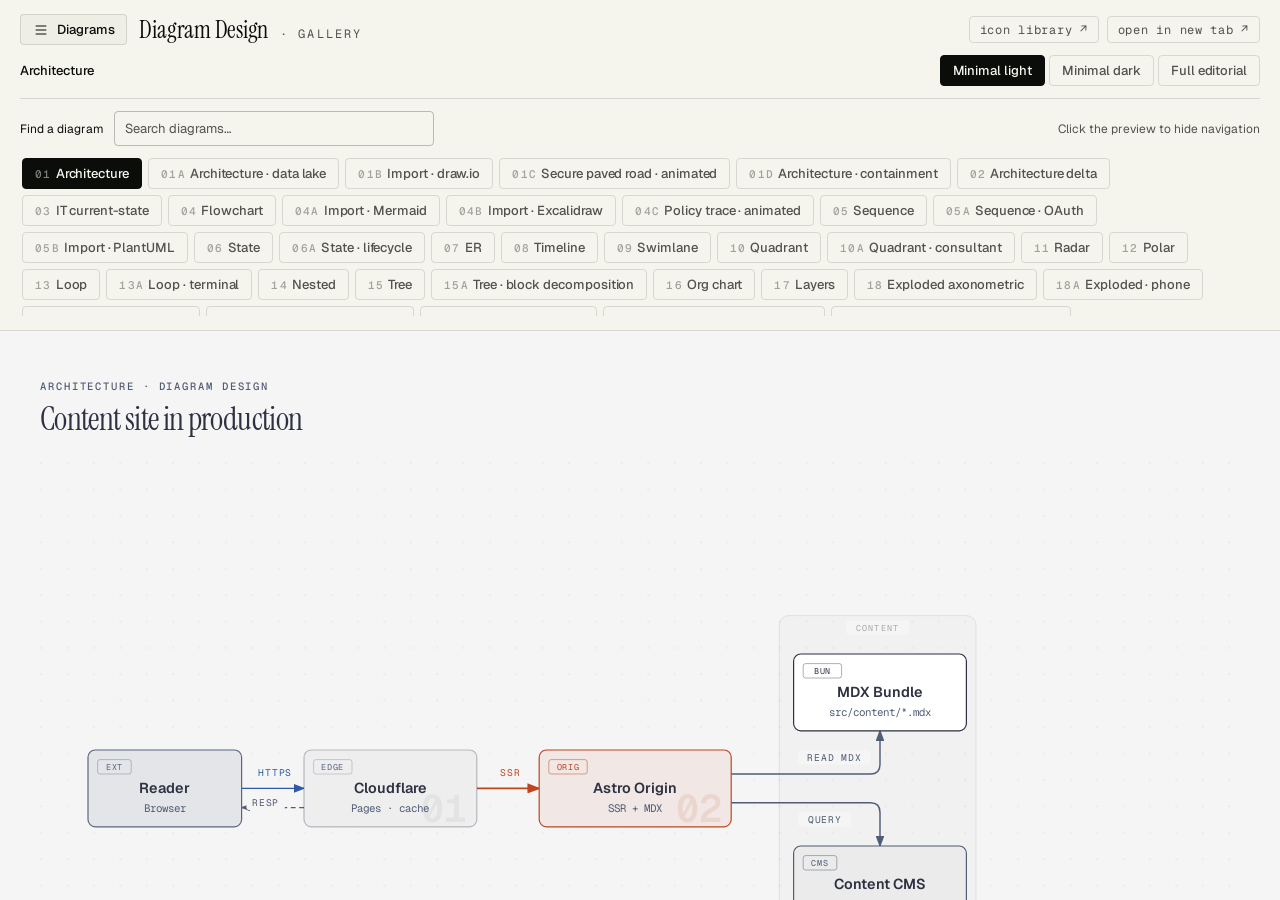
<file: .agents/skills/diagram-design/assets/index.html>
<!doctype html>
<html lang="en">
  <head>
    <meta charset="UTF-8" />
    <meta name="viewport" content="width=device-width, initial-scale=1.0" />
    <title>Diagram Design · Gallery</title>
    <link
      href="https://fonts.googleapis.com/css2?family=Instrument+Serif:ital@0;1&family=Geist:wght@400;500;600&family=Geist+Mono:wght@400;500;600&display=swap"
      rel="stylesheet"
    />
    <style>
      *,
      *::before,
      *::after {
        box-sizing: border-box;
        margin: 0;
        padding: 0;
      }
      :root {
        --paper: #f5f4ed;
        --paper-2: #efeee5;
        --ink: #0b0d0b;
        --muted: #52534e;
        --soft: #65655c;
        --rule: rgba(11, 13, 11, 0.12);
        --rule-strong: rgba(11, 13, 11, 0.25);
        --accent: #f7591f;
        --sans: "Geist", system-ui, sans-serif;
        --serif: "Instrument Serif", serif;
        --mono: "Geist Mono", ui-monospace, monospace;
      }
      html,
      body {
        height: 100%;
      }
      body {
        font-family: var(--sans);
        background: var(--paper);
        color: var(--ink);
        display: flex;
        flex-direction: column;
        overflow: hidden;
      }

      .topbar {
        padding: 0.875rem 1.25rem;
        border-bottom: 1px solid var(--rule);
        flex: 0 0 auto;
      }
      .title-row {
        display: flex;
        align-items: center;
        justify-content: space-between;
        margin-bottom: 0.625rem;
        gap: 1rem;
      }
      .title-row h1 {
        font-family: var(--serif);
        font-size: 1.5rem;
        font-weight: 400;
        letter-spacing: -0.01em;
        line-height: 1;
      }
      .title-row .meta {
        font-family: var(--mono);
        font-size: 0.75rem;
        letter-spacing: 0.18em;
        text-transform: uppercase;
        color: var(--muted);
      }
      .title-row .open-raw {
        font-family: var(--mono);
        font-size: 0.75rem;
        letter-spacing: 0.06em;
        color: var(--muted);
        text-decoration: none;
        padding: 0.3rem 0.625rem;
        border: 1px solid var(--rule);
        border-radius: 4px;
        transition:
          color 0.15s,
          border-color 0.15s;
      }
      .open-raw:hover {
        color: var(--accent);
        border-color: var(--accent);
      }

      .tabs {
        display: flex;
        flex-wrap: wrap;
        gap: 0.375rem;
        margin-bottom: 0.5rem;
      }
      .tabs.variants {
        margin-bottom: 0;
        padding: 0;
        border: 0;
        flex-wrap: nowrap;
        flex: 0 1 auto;
        gap: 0.25rem;
      }
      .tab {
        font-family: var(--sans);
        font-size: 0.8125rem;
        font-weight: 500;
        padding: 0.375rem 0.75rem;
        background: transparent;
        color: var(--muted);
        border: 1px solid var(--rule);
        border-radius: 4px;
        cursor: pointer;
        transition: all 0.12s;
        letter-spacing: -0.005em;
      }
      .tab:hover {
        color: var(--ink);
        border-color: var(--rule-strong);
      }
      .tab:disabled {
        opacity: 0.35;
        cursor: not-allowed;
      }
      .tab.active {
        background: var(--ink);
        color: var(--paper);
        border-color: var(--ink);
      }
      .tab .eyebrow {
        display: inline-block;
        margin-right: 0.25rem;
        font-family: var(--mono);
        font-size: 0.6875rem;
        letter-spacing: 0.12em;
        text-transform: uppercase;
        color: inherit;
        opacity: 0.5;
      }
      .tab.new::after {
        content: "NEW";
        display: inline-block;
        margin-left: 0.35rem;
        font-family: var(--mono);
        font-size: 0.6875rem;
        letter-spacing: 0.12em;
        color: var(--accent);
        vertical-align: 1px;
      }
      .tab.active.new::after {
        color: var(--paper);
      }

      main {
        flex: 1 1 auto;
        position: relative;
        background: var(--paper-2);
        overflow: hidden;
      }
      iframe {
        position: absolute;
        inset: 0;
        width: 100%;
        height: 100%;
        border: 0;
        background: var(--paper);
        display: block;
      }

      [hidden] { display: none !important; }
      main { min-height: 0; }
      .brand, .header-actions, .controls, .catalog-tools {
        display: flex;
        align-items: center;
        gap: 0.75rem;
        min-width: 0;
      }
      .header-actions { gap: 0.5rem; }
      .nav-toggle { display: inline-flex; align-items: center; gap: 0.5rem; flex: 0 0 auto; }
      .nav-toggle svg { width: 16px; height: 16px; }
      .nav-toggle[aria-expanded="true"] { background: var(--paper-2); color: var(--ink); }
      .controls { justify-content: space-between; gap: 1rem; }
      .current-diagram { font-size: 0.8125rem; font-weight: 500; overflow: hidden; text-overflow: ellipsis; white-space: nowrap; }
      .catalog { margin-top: 0.75rem; padding-top: 0.75rem; border-top: 1px solid var(--rule); }
      .catalog-tools { justify-content: space-between; margin-bottom: 0.625rem; }
      .search-label { display: flex; align-items: center; gap: 0.625rem; font-size: 0.75rem; min-width: 0; }
      #diagram-search {
        width: min(20rem, 45vw);
        padding: 0.5rem 0.625rem;
        border: 1px solid var(--rule-strong);
        border-radius: 4px;
        background: transparent;
        font: 0.8125rem var(--sans);
        color: var(--ink);
        caret-color: var(--accent);
      }
      #diagram-search::placeholder { color: var(--muted); }
      .catalog-hint, .empty-results { font-size: 0.75rem; color: var(--muted); }
      #type-tabs {
        max-height: min(10rem, 22vh);
        overflow-y: auto;
        overscroll-behavior: contain;
        scrollbar-width: thin;
        scrollbar-color: var(--rule-strong) var(--paper);
        margin: 0;
        padding: 2px 0.5rem 2px 2px;
      }
      #type-tabs .tab { text-align: left; max-width: 100%; overflow-wrap: anywhere; }
      .empty-results { padding: 0.75rem 0; }
      :is(button, a, input):focus-visible { outline: 2px solid var(--ink); outline-offset: 3px; }
      ::selection { background: var(--ink); color: var(--paper); }
      @media (max-width: 640px) {
        .topbar { padding: 0.75rem; }
        .title-row { flex-wrap: wrap; gap: 0.625rem; }
        .brand { flex: 1 1 auto; }
        .title-row h1 { font-size: 1.35rem; }
        .title-row .meta { display: none; }
        .header-actions { margin-left: auto; }
        .controls { flex-wrap: wrap; gap: 0.5rem; }
        .current-diagram { flex-basis: 100%; }
        .tabs.variants { flex-wrap: wrap; max-width: 100%; }
        .catalog-hint { display: none; }
        .search-label { width: 100%; }
        #diagram-search { flex: 1; width: 0; }
        #type-tabs { max-height: min(8rem, 18vh); }
      }
    </style>
  </head>
  <body>
    <header class="topbar">
      <div class="title-row">
        <div class="brand">
          <button class="tab nav-toggle" id="nav-toggle" type="button" aria-expanded="true" aria-controls="diagram-nav">
            <svg viewBox="0 0 24 24" fill="none" stroke="currentColor" stroke-width="1.5" aria-hidden="true"><path d="M4 6h16M4 12h16M4 18h16"/></svg>
            Diagrams
          </button>
        <h1>
          Diagram Design
          <span
            class="meta"
            style="
              font-family: var(--mono);
              font-size: 0.75rem;
              margin-left: 0.5rem;
            "
            >· gallery</span
          >
        </h1>
        </div>
        <div class="header-actions">
          <a class="open-raw" href="icons.html" target="_blank" rel="noopener"
            >icon library ↗</a
          >
          <a
            class="open-raw"
            id="open-raw"
            href="#"
            target="_blank"
            rel="noopener"
            >open in new tab ↗</a
          >
        </div>
      </div>

      <div class="controls">
        <p class="current-diagram" id="current-diagram">Architecture</p>
        <div
          class="tabs variants"
          id="variant-tabs"
          role="radiogroup"
          aria-label="Variant"
        >
          <button class="tab active" data-variant="">Minimal light</button>
          <button class="tab" data-variant="-dark">Minimal dark</button>
          <button class="tab" data-variant="-full">Full editorial</button>
        </div>
      </div>
      <nav class="catalog" id="diagram-nav" aria-label="Diagram catalog">
        <div class="catalog-tools">
          <label class="search-label" for="diagram-search">Find a diagram
            <input id="diagram-search" type="search" placeholder="Search diagrams…" autocomplete="off" />
          </label>
          <span class="catalog-hint">Click the preview to hide navigation</span>
        </div>
      <div class="tabs" id="type-tabs" role="radiogroup" aria-label="Diagram type">
        <button class="tab active" data-type="architecture">
          <span class="eyebrow">01</span>Architecture
        </button>
        <button class="tab" data-type="datalake" data-parent-type="architecture">
          <span class="eyebrow">01a</span>Architecture · data lake
        </button>
        <button class="tab" data-type="import-drawio" data-parent-type="architecture" data-single>
          <span class="eyebrow">01b</span>Import · draw.io
        </button>
        <button class="tab" data-type="paved-road-animated" data-parent-type="architecture" data-single>
          <span class="eyebrow">01c</span>Secure paved road · animated
        </button>
        <button class="tab" data-type="architecture-containment" data-parent-type="architecture">
          <span class="eyebrow">01d</span>Architecture · containment
        </button>
        <button class="tab" data-type="architecture-delta">
          <span class="eyebrow">02</span>Architecture delta
        </button>
        <button class="tab" data-type="it-state">
          <span class="eyebrow">03</span>IT current-state
        </button>
        <button class="tab" data-type="flowchart">
          <span class="eyebrow">04</span>Flowchart
        </button>
        <button class="tab" data-type="import-mermaid" data-parent-type="flowchart" data-single>
          <span class="eyebrow">04a</span>Import · Mermaid
        </button>
        <button class="tab" data-type="import-excalidraw" data-parent-type="flowchart" data-single>
          <span class="eyebrow">04b</span>Import · Excalidraw
        </button>
        <button class="tab" data-type="policy-trace-animated" data-parent-type="flowchart" data-single>
          <span class="eyebrow">04c</span>Policy trace · animated
        </button>
        <button class="tab" data-type="sequence">
          <span class="eyebrow">05</span>Sequence
        </button>
        <button class="tab" data-type="sequence-oauth" data-parent-type="sequence">
          <span class="eyebrow">05a</span>Sequence · OAuth
        </button>
        <button class="tab" data-type="import-plantuml" data-parent-type="sequence" data-single>
          <span class="eyebrow">05b</span>Import · PlantUML
        </button>
        <button class="tab" data-type="state">
          <span class="eyebrow">06</span>State
        </button>
        <button class="tab" data-type="state-lifecycle" data-parent-type="state">
          <span class="eyebrow">06a</span>State · lifecycle
        </button>
        <button class="tab" data-type="er">
          <span class="eyebrow">07</span>ER
        </button>
        <button class="tab" data-type="timeline">
          <span class="eyebrow">08</span>Timeline
        </button>
        <button class="tab" data-type="swimlane">
          <span class="eyebrow">09</span>Swimlane
        </button>
        <button class="tab" data-type="quadrant">
          <span class="eyebrow">10</span>Quadrant
        </button>
        <button class="tab" data-type="quadrant-consultant" data-parent-type="quadrant" data-single>
          <span class="eyebrow">10a</span>Quadrant · consultant
        </button>
        <button class="tab" data-type="radar">
          <span class="eyebrow">11</span>Radar
        </button>
        <button class="tab" data-type="polar">
          <span class="eyebrow">12</span>Polar
        </button>
        <button class="tab" data-type="loop">
          <span class="eyebrow">13</span>Loop
        </button>
        <button class="tab" data-type="loop-terminal" data-parent-type="loop" data-single>
          <span class="eyebrow">13a</span>Loop · terminal
        </button>
        <button class="tab" data-type="nested">
          <span class="eyebrow">14</span>Nested
        </button>
        <button class="tab" data-type="tree">
          <span class="eyebrow">15</span>Tree
        </button>
        <button class="tab" data-type="tree-block-decomposition" data-parent-type="tree">
          <span class="eyebrow">15a</span>Tree · block decomposition
        </button>
        <button class="tab" data-type="org-chart">
          <span class="eyebrow">16</span>Org chart
        </button>
        <button class="tab" data-type="layers">
          <span class="eyebrow">17</span>Layers
        </button>
        <button class="tab" data-type="exploded">
          <span class="eyebrow">18</span>Exploded axonometric
        </button>
        <button class="tab" data-type="exploded-phone" data-parent-type="exploded">
          <span class="eyebrow">18a</span>Exploded · phone
        </button>
        <button class="tab" data-type="exploded-unboxing" data-parent-type="exploded">
          <span class="eyebrow">18b</span>Exploded · unboxing
        </button>
        <button class="tab" data-type="exploded-ai-stack" data-parent-type="exploded">
          <span class="eyebrow">18c</span>Exploded · AI agent stack
        </button>
        <button class="tab" data-type="exploded-keyboard" data-parent-type="exploded">
          <span class="eyebrow">18d</span>Exploded · keyboard
        </button>
        <button class="tab" data-type="exploded-phone-animated" data-parent-type="exploded" data-single>
          <span class="eyebrow">18e</span>Exploded · phone, animated
        </button>
        <button class="tab" data-type="exploded-unboxing-animated" data-parent-type="exploded" data-single>
          <span class="eyebrow">18f</span>Exploded · unboxing, animated
        </button>
        <button class="tab" data-type="exploded-ai-stack-animated" data-parent-type="exploded" data-single>
          <span class="eyebrow">18g</span>Exploded · AI agent stack, animated
        </button>
        <button class="tab" data-type="exploded-keyboard-animated" data-parent-type="exploded" data-single>
          <span class="eyebrow">18h</span>Exploded · keyboard, animated
        </button>
        <button class="tab" data-type="axonometric-plan">
          <span class="eyebrow">19</span>Axonometric plan
        </button>
        <button class="tab" data-type="axonometric-plan-campus" data-parent-type="axonometric-plan">
          <span class="eyebrow">19a</span>Axonometric plan · campus
        </button>
        <button class="tab" data-type="axonometric-plan-coffee-shop" data-parent-type="axonometric-plan">
          <span class="eyebrow">19b</span>Axonometric plan · coffee shop
        </button>
        <button class="tab" data-type="axonometric-plan-warehouse" data-parent-type="axonometric-plan">
          <span class="eyebrow">19c</span>Axonometric plan · warehouse
        </button>
        <button class="tab" data-type="axonometric-plan-campus-animated" data-parent-type="axonometric-plan" data-single>
          <span class="eyebrow">19d</span>Axonometric plan · campus, animated
        </button>
        <button class="tab" data-type="axonometric-plan-coffee-shop-animated" data-parent-type="axonometric-plan" data-single>
          <span class="eyebrow">19e</span>Axonometric plan · coffee shop, animated
        </button>
        <button class="tab" data-type="axonometric-plan-warehouse-animated" data-parent-type="axonometric-plan" data-single>
          <span class="eyebrow">19f</span>Axonometric plan · warehouse, animated
        </button>
        <button class="tab" data-type="venn">
          <span class="eyebrow">20</span>Venn
        </button>
        <button class="tab" data-type="pyramid">
          <span class="eyebrow">21</span>Pyramid
        </button>
        <button class="tab" data-type="bar">
          <span class="eyebrow">22</span>Bar
        </button>
        <button class="tab" data-type="waterfall">
          <span class="eyebrow">23</span>Waterfall
        </button>
        <button class="tab" data-type="treemap">
          <span class="eyebrow">24</span>Treemap
        </button>
        <button class="tab" data-type="marimekko" data-parent-type="treemap">
          <span class="eyebrow">24a</span>Marimekko
        </button>
        <button class="tab" data-type="heatmap">
          <span class="eyebrow">25</span>Heatmap
        </button>
        <button class="tab" data-type="line">
          <span class="eyebrow">26</span>Line
        </button>
        <button class="tab" data-type="slopegraph" data-parent-type="line">
          <span class="eyebrow">26a</span>Line · slopegraph
        </button>
        <button class="tab" data-type="ridgeline" data-parent-type="line">
          <span class="eyebrow">26b</span>Line · ridgeline
        </button>
        <button class="tab" data-type="streamgraph" data-parent-type="line">
          <span class="eyebrow">26c</span>Line · streamgraph
        </button>
        <button class="tab" data-type="bump" data-parent-type="line">
          <span class="eyebrow">26d</span>Line · bump
        </button>
        <button class="tab" data-type="gantt">
          <span class="eyebrow">27</span>Gantt
        </button>
        <button class="tab" data-type="scatter">
          <span class="eyebrow">28</span>Scatter
        </button>
        <button class="tab" data-type="bubble" data-parent-type="scatter">
          <span class="eyebrow">28a</span>Scatter · bubble
        </button>
        <button class="tab" data-type="beeswarm" data-parent-type="scatter">
          <span class="eyebrow">28b</span>Scatter · beeswarm
        </button>
        <button class="tab" data-type="box-plot" data-parent-type="scatter">
          <span class="eyebrow">28c</span>Scatter · box plot
        </button>
        <button class="tab" data-type="high-level">
          <span class="eyebrow">29</span>High-Level
        </button>
        <button class="tab" data-type="high-level-vertical" data-parent-type="high-level">
          <span class="eyebrow">29a</span>High-Level / Parametric
        </button>
        <button class="tab" data-type="process">
          <span class="eyebrow">30</span>Process
        </button>
        <button class="tab" data-type="medallion">
          <span class="eyebrow">31</span>Medallion
        </button>
        <button class="tab" data-type="data-flow">
          <span class="eyebrow">32</span>Data flow
        </button>
        <button class="tab" data-type="queue-animated" data-parent-type="data-flow" data-single>
          <span class="eyebrow">32a</span>Fan-in queue · animated
        </button>
        <button class="tab" data-type="dp-integration">
          <span class="eyebrow">33</span>DP integration
        </button>
        <button class="tab" data-type="dp-security-matrix">
          <span class="eyebrow">34</span>DP security matrix
        </button>
        <button class="tab" data-type="sankey">
          <span class="eyebrow">35</span>Sankey
        </button>
        <button class="tab" data-type="fishbone">
          <span class="eyebrow">36</span>Fishbone
        </button>
        <button class="tab" data-type="wardley">
          <span class="eyebrow">37</span>Wardley map
        </button>
        <button class="tab" data-type="kanban">
          <span class="eyebrow">38</span>Kanban
        </button>
        <button class="tab" data-type="journey">
          <span class="eyebrow">39</span>User journey
        </button>
        <button class="tab" data-type="deployment">
          <span class="eyebrow">40</span>Deployment
        </button>
        <button class="tab" data-type="dependency">
          <span class="eyebrow">41</span>Dependency graph
        </button>
        <button class="tab" data-type="arc-diagram" data-parent-type="dependency">
          <span class="eyebrow">41a</span>Dependency · arc diagram
        </button>
        <button class="tab" data-type="uml-class">
          <span class="eyebrow">42</span>UML class
        </button>
        <button class="tab" data-type="story-map">
          <span class="eyebrow">43</span>Story map
        </button>
        <button class="tab" data-type="db-schema">
          <span class="eyebrow">44</span>Database schema
        </button>
        <button class="tab" data-type="service-blueprint">
          <span class="eyebrow">45</span>Service blueprint
        </button>
        <button class="tab" data-type="sbgn">
          <span class="eyebrow">46</span>SBGN
        </button>
        <button class="tab" data-type="requirement-traceability">
          <span class="eyebrow">47</span>Requirement traceability
        </button>
        <button class="tab" data-type="event-modeling">
          <span class="eyebrow">48</span>Event modeling
        </button>
        <button class="tab" data-type="steps">
          <span class="eyebrow">49</span>Steps
        </button>
        <button class="tab" data-type="unit-grid">
          <span class="eyebrow">50</span>Unit Grid
        </button>
      </div>

        <p class="empty-results" id="empty-results" role="status" hidden>No diagrams found. Try another search.</p>
      </nav>
    </header>

    <main>
      <iframe
        id="preview"
        src="example-architecture.html"
        title="Preview"
      ></iframe>
    </main>

    <script>
      const state = { type: "architecture", variant: "" };
      const iframe = document.getElementById("preview");
      const openRaw = document.getElementById("open-raw");

      const nav = document.getElementById("diagram-nav");
      const navToggle = document.getElementById("nav-toggle");
      const search = document.getElementById("diagram-search");
      const typeTabs = [...document.querySelectorAll("#type-tabs .tab")];
      const diagramName = (tab) => [...tab.childNodes]
        .filter((node) => node.nodeType === Node.TEXT_NODE)
        .map((node) => node.textContent).join("").trim();

      function setNavigation(open) {
        nav.hidden = !open;
        navToggle.setAttribute("aria-expanded", String(open));
      }
      navToggle.addEventListener("click", () => setNavigation(nav.hidden));
      nav.addEventListener("keydown", (event) => {
        if (event.key === "Escape") {
          setNavigation(false);
          navToggle.focus();
        }
      });
      function filterDiagrams() {
        const query = search.value.trim().toLowerCase();
        typeTabs.forEach((tab) => {
          tab.hidden = !diagramName(tab).toLowerCase().includes(query);
        });
        const visible = typeTabs.filter((tab) => !tab.hidden);
        // Keep one visible option reachable with Tab even if selection is filtered out.
        const focusable = visible.find((tab) => tab.dataset.type === state.type) || visible[0];
        typeTabs.forEach((tab) => { tab.tabIndex = tab === focusable ? 0 : -1; });
        document.getElementById("empty-results").hidden = visible.length > 0;
      }
      search.addEventListener("input", filterDiagrams);
      // Collapse on click, not pointerdown: hiding the catalog moves the preview
      // up, so collapsing mid-press would pull a control out from under the pointer
      // and its click would never fire.
      document.querySelector("main").addEventListener("click", () => setNavigation(false));
      iframe.addEventListener("load", () => {
        try {
          // Iframe events do not bubble to the gallery. Bind after each example load.
          iframe.contentDocument.addEventListener("click", () => setNavigation(false));
        } catch {
          // Local file previews may have an opaque origin; focus is handled below.
        }
      });
      // Opaque local previews expose only the focus change on press. Wait for a
      // normal click to finish inside the example before moving it.
      const PREVIEW_CLICK_GRACE_MS = 400;
      let blurCollapse = 0;
      window.addEventListener("blur", () => {
        if (document.activeElement !== iframe) return;
        let accessible = false;
        try { accessible = iframe.contentDocument !== null; } catch { accessible = false; }
        if (accessible) return;
        clearTimeout(blurCollapse);
        blurCollapse = setTimeout(() => {
          if (document.activeElement === iframe) setNavigation(false);
        }, PREVIEW_CLICK_GRACE_MS);
      });

      function update() {
        const activeType = [...document.querySelectorAll("#type-tabs .tab")].find(
          (tab) => tab.dataset.type === state.type,
        );
        const name = diagramName(activeType);
        document.getElementById("current-diagram").textContent = name;
        iframe.title = `${name} preview`;
        const single = activeType && activeType.hasAttribute("data-single");
        const variantTabs = document.querySelectorAll("#variant-tabs .tab");
        if (single) state.variant = "";
        variantTabs.forEach((tab) => {
          tab.disabled = single && tab.dataset.variant !== "";
        });
        for (const [containerId, key] of [
          ["type-tabs", "type"],
          ["variant-tabs", "variant"],
        ]) {
          document.querySelectorAll(`#${containerId} .tab`).forEach((tab) => {
            const active = tab.dataset[key] === state[key];
            tab.classList.toggle("active", active);
            tab.setAttribute("aria-checked", String(active));
            tab.tabIndex = active ? 0 : -1;
          });
        }
        const src = `example-${state.type}${state.variant}.html`;
        iframe.src = src;
        openRaw.href = src;
        filterDiagrams();
        const selectedTabs = document.querySelectorAll('#variant-tabs [role="radio"][aria-checked="true"]');
        iframe.setAttribute(
          "aria-labelledby",
          ["current-diagram", ...[...selectedTabs].map((tab) => tab.id)].join(" "),
        );
      }

      function bindTabs(containerId, key) {
        const container = document.getElementById(containerId);
        const tabs = [...container.querySelectorAll(".tab")];
        tabs.forEach((tab, index) => {
          tab.id = `${containerId}-${index}`;
          tab.setAttribute("role", "radio");
          tab.setAttribute("aria-controls", "preview");
        });

        function activate(tab, focus = false) {
          state[key] = tab.dataset[key];
          update();
          if (focus) tab.focus();
        }

        container.addEventListener("click", (e) => {
          const btn = e.target.closest(".tab");
          if (!btn || btn.disabled) return;
          activate(btn);
        });
        container.addEventListener("keydown", (e) => {
          const current = e.target.closest('[role="radio"]');
          if (!current || !container.contains(current)) return;
          const enabledTabs = tabs.filter((tab) => !tab.disabled && !tab.hidden);
          const index = enabledTabs.indexOf(current);
          let next;
          if (e.key === "ArrowRight" || e.key === "ArrowDown") {
            next = enabledTabs[(index + 1) % enabledTabs.length];
          }
          if (e.key === "ArrowLeft" || e.key === "ArrowUp") {
            next = enabledTabs[(index - 1 + enabledTabs.length) % enabledTabs.length];
          }
          if (e.key === "Home") next = enabledTabs[0];
          if (e.key === "End") next = enabledTabs.at(-1);
          if (!next) return;
          e.preventDefault();
          activate(next, true);
        });
      }

      bindTabs("type-tabs", "type");
      bindTabs("variant-tabs", "variant");
      update();
    </script>
  </body>
</html>
</file>
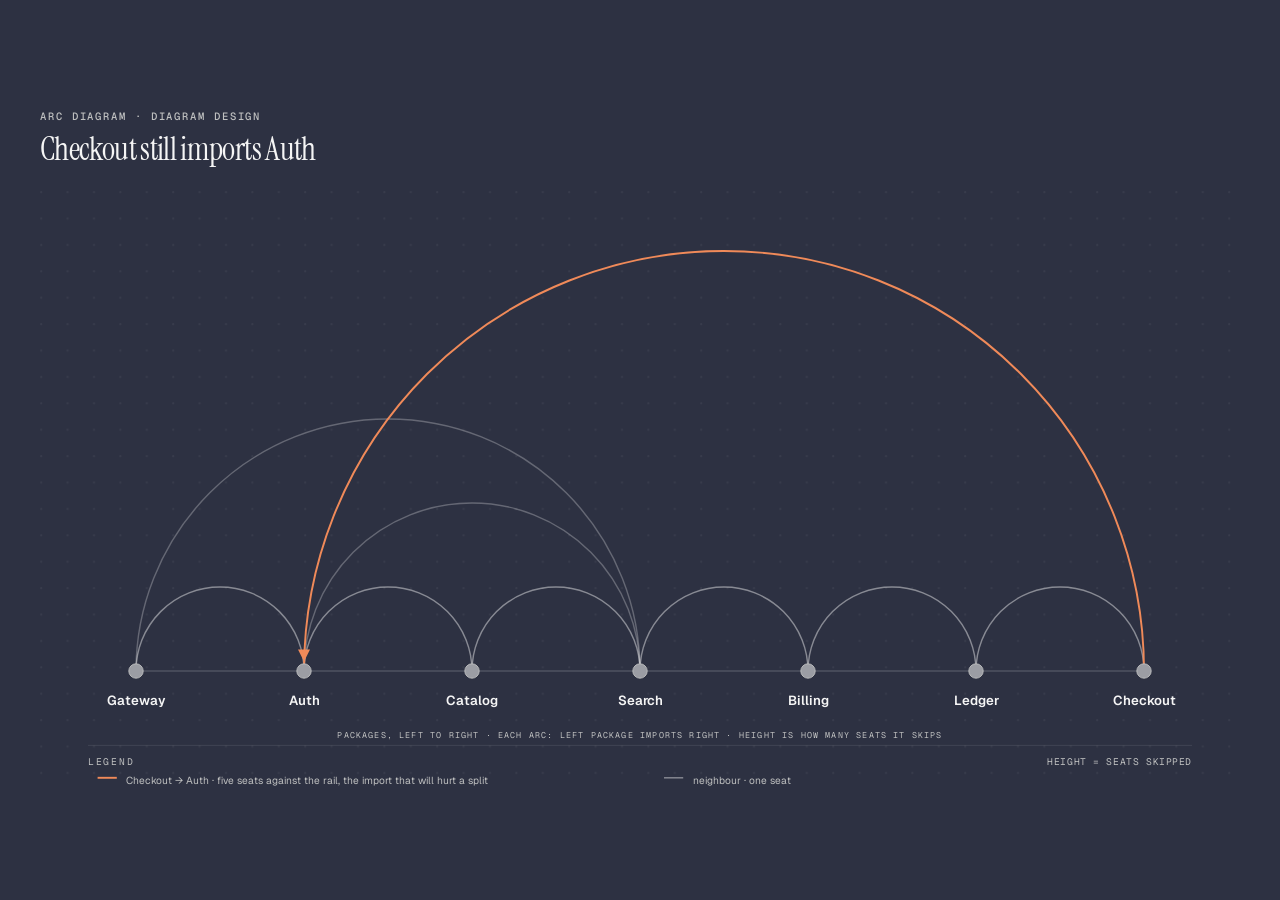
<file: .agents/skills/diagram-design/assets/example-arc-diagram-dark.html>
<!DOCTYPE html>
<html lang="en">
<head>
  <meta charset="UTF-8">
  <meta name="viewport" content="width=device-width, initial-scale=1.0">
  <title>Checkout still imports Auth · Arc diagram · dark</title>
  <link href="https://fonts.googleapis.com/css2?family=Instrument+Serif:ital@0;1&family=Geist:wght@400;500;600&family=Geist+Mono:wght@400;500;600&display=swap" rel="stylesheet">
  <style>
    *, *::before, *::after { box-sizing: border-box; margin: 0; padding: 0; }
    :root {
      --color-paper:  #2d3142;
      --color-ink:    #f5f5f5;
      --color-muted:  #bfc0c0;
      --color-accent: #f08a59;
      --font-sans:    'Geist', system-ui, sans-serif;
      --font-serif:   'Instrument Serif', serif;
      --font-mono:    'Geist Mono', ui-monospace, monospace;
    }
    body { font-family: var(--font-sans); background: var(--color-paper); color: var(--color-ink); min-height: 100vh; display: flex; align-items: center; justify-content: center; padding: 3rem 2rem; }
    .frame { max-width: 1200px; width: 100%; }
    .eyebrow { font-family: var(--font-mono); font-size: 0.66rem; font-weight: 500; letter-spacing: 0.18em; text-transform: uppercase; color: var(--color-muted); margin-bottom: 0.5rem; }
    h1 { font-family: var(--font-serif); font-size: clamp(1.5rem, 2.4vw + 0.75rem, 2rem); font-weight: 400; letter-spacing: -0.02em; line-height: 1.15; margin-bottom: 1.5rem; }
    svg { width: 100%; min-width: 760px; display: block; }
  </style>
</head>
<body>
  <div class="frame">
    <p class="eyebrow">Arc diagram · Diagram Design</p>
    <h1>Checkout still imports Auth</h1>

    <!-- Seat rail at y=400, pitch 140px from x=80. Arc height is the seat
         count it skips: a neighbour is a semicircle of r=70, a five-seat
         skip is r=350. scripts/verify-arc-diagram.py derives the pitch
         from the nodes and flags any arc whose radius disagrees. -->
    <svg viewBox="0 0 1000 500" xmlns="http://www.w3.org/2000/svg" role="img" aria-labelledby="arc-diagram-dark-title arc-diagram-dark-desc">
      <title id="arc-diagram-dark-title">Checkout still imports Auth</title>
      <desc id="arc-diagram-dark-desc">Arc diagram of seven packages on one baseline; arc height encodes how many seats an import skips. Checkout sits at the far end and still imports Auth — the tallest arc, spanning five seats.</desc>
      <defs>
        <pattern id="dots" width="22" height="22" patternUnits="userSpaceOnUse">
          <circle cx="1" cy="1" r="0.9" fill="rgba(245,245,245,0.10)"/>
        </pattern>
      </defs>
      <rect width="100%" height="100%" fill="#2d3142"/>
      <rect width="100%" height="100%" fill="url(#dots)" opacity="0.55"/>
      <text x="500" y="456" fill="#bfc0c0" font-size="7" font-family="'Geist Mono', monospace" letter-spacing="0.14em" text-anchor="middle">PACKAGES, LEFT TO RIGHT · EACH ARC: LEFT PACKAGE IMPORTS RIGHT · HEIGHT IS HOW MANY SEATS IT SKIPS</text>
      <line x1="80" y1="400" x2="920" y2="400" stroke="rgba(245,245,245,0.25)" stroke-width="1"/>

      <!-- Span 3, then span 2, then neighbours, then the focal skip on top. -->
      <path data-from="Gateway" data-to="Search" data-span="3"
            d="M 80,400 A 210,210 0 0 1 500,400"
            fill="none" stroke="rgba(245,245,245,0.28)" stroke-width="1.2"/>
      <path data-from="Auth" data-to="Search" data-span="2"
            d="M 220,400 A 140,140 0 0 1 500,400"
            fill="none" stroke="rgba(245,245,245,0.28)" stroke-width="1.2"/>
      <path data-from="Gateway" data-to="Auth" data-span="1"
            d="M 80,400 A 70,70 0 0 1 220,400"
            fill="none" stroke="rgba(245,245,245,0.45)" stroke-width="1.2"/>
      <path data-from="Auth" data-to="Catalog" data-span="1"
            d="M 220,400 A 70,70 0 0 1 360,400"
            fill="none" stroke="rgba(245,245,245,0.45)" stroke-width="1.2"/>
      <path data-from="Catalog" data-to="Search" data-span="1"
            d="M 360,400 A 70,70 0 0 1 500,400"
            fill="none" stroke="rgba(245,245,245,0.45)" stroke-width="1.2"/>
      <path data-from="Search" data-to="Billing" data-span="1"
            d="M 500,400 A 70,70 0 0 1 640,400"
            fill="none" stroke="rgba(245,245,245,0.45)" stroke-width="1.2"/>
      <path data-from="Billing" data-to="Ledger" data-span="1"
            d="M 640,400 A 70,70 0 0 1 780,400"
            fill="none" stroke="rgba(245,245,245,0.45)" stroke-width="1.2"/>
      <path data-from="Ledger" data-to="Checkout" data-span="1"
            d="M 780,400 A 70,70 0 0 1 920,400"
            fill="none" stroke="rgba(245,245,245,0.45)" stroke-width="1.2"/>
      <path data-from="Checkout" data-to="Auth" data-span="5"
            d="M 220,400 A 350,350 0 0 1 920,400"
            fill="none" stroke="#f08a59" stroke-width="1.6"/>
      <!-- The one import against the rail: the arrowhead sits on Auth, the package it imports. -->
      <polygon points="215,382 225,382 220,392" fill="#f08a59"/>

      <circle cx="80" cy="400" r="6" fill="#2d3142"/>
      <circle data-name="Gateway" cx="80" cy="400" r="6" fill="rgba(245,245,245,0.55)" stroke="#bfc0c0" stroke-width="0.75"/>
      <text data-name="Gateway" x="80" y="428" fill="#f5f5f5" font-size="11" font-weight="600" font-family="'Geist', sans-serif" text-anchor="middle">Gateway</text>
      <circle cx="220" cy="400" r="6" fill="#2d3142"/>
      <circle data-name="Auth" cx="220" cy="400" r="6" fill="rgba(245,245,245,0.55)" stroke="#bfc0c0" stroke-width="0.75"/>
      <text data-name="Auth" x="220" y="428" fill="#f5f5f5" font-size="11" font-weight="600" font-family="'Geist', sans-serif" text-anchor="middle">Auth</text>
      <circle cx="360" cy="400" r="6" fill="#2d3142"/>
      <circle data-name="Catalog" cx="360" cy="400" r="6" fill="rgba(245,245,245,0.55)" stroke="#bfc0c0" stroke-width="0.75"/>
      <text data-name="Catalog" x="360" y="428" fill="#f5f5f5" font-size="11" font-weight="600" font-family="'Geist', sans-serif" text-anchor="middle">Catalog</text>
      <circle cx="500" cy="400" r="6" fill="#2d3142"/>
      <circle data-name="Search" cx="500" cy="400" r="6" fill="rgba(245,245,245,0.55)" stroke="#bfc0c0" stroke-width="0.75"/>
      <text data-name="Search" x="500" y="428" fill="#f5f5f5" font-size="11" font-weight="600" font-family="'Geist', sans-serif" text-anchor="middle">Search</text>
      <circle cx="640" cy="400" r="6" fill="#2d3142"/>
      <circle data-name="Billing" cx="640" cy="400" r="6" fill="rgba(245,245,245,0.55)" stroke="#bfc0c0" stroke-width="0.75"/>
      <text data-name="Billing" x="640" y="428" fill="#f5f5f5" font-size="11" font-weight="600" font-family="'Geist', sans-serif" text-anchor="middle">Billing</text>
      <circle cx="780" cy="400" r="6" fill="#2d3142"/>
      <circle data-name="Ledger" cx="780" cy="400" r="6" fill="rgba(245,245,245,0.55)" stroke="#bfc0c0" stroke-width="0.75"/>
      <text data-name="Ledger" x="780" y="428" fill="#f5f5f5" font-size="11" font-weight="600" font-family="'Geist', sans-serif" text-anchor="middle">Ledger</text>
      <circle cx="920" cy="400" r="6" fill="#2d3142"/>
      <circle data-name="Checkout" cx="920" cy="400" r="6" fill="rgba(245,245,245,0.55)" stroke="#bfc0c0" stroke-width="0.75"/>
      <text data-name="Checkout" x="920" y="428" fill="#f5f5f5" font-size="11" font-weight="600" font-family="'Geist', sans-serif" text-anchor="middle">Checkout</text>

      <line x1="40" y1="462" x2="960" y2="462" stroke="rgba(245,245,245,0.10)" stroke-width="0.8"/>
      <text x="40" y="478" fill="#bfc0c0" font-size="8" font-family="'Geist Mono', monospace" letter-spacing="0.18em">LEGEND</text>
      <text x="960" y="478" fill="#bfc0c0" font-size="8" font-family="'Geist Mono', monospace" letter-spacing="0.06em" text-anchor="end">HEIGHT = SEATS SKIPPED</text>
      <line x1="48" y1="489" x2="64" y2="489" stroke="#f08a59" stroke-width="1.6"/>
      <text x="72" y="494" fill="#bfc0c0" font-size="8.5" font-family="'Geist', sans-serif">Checkout → Auth · five seats against the rail, the import that will hurt a split</text>
      <line x1="520" y1="489" x2="536" y2="489" stroke="rgba(245,245,245,0.45)" stroke-width="1.2"/>
      <text x="544" y="494" fill="#bfc0c0" font-size="8.5" font-family="'Geist', sans-serif">neighbour · one seat</text>
    </svg>
  </div>
</body>
</html>
</file>
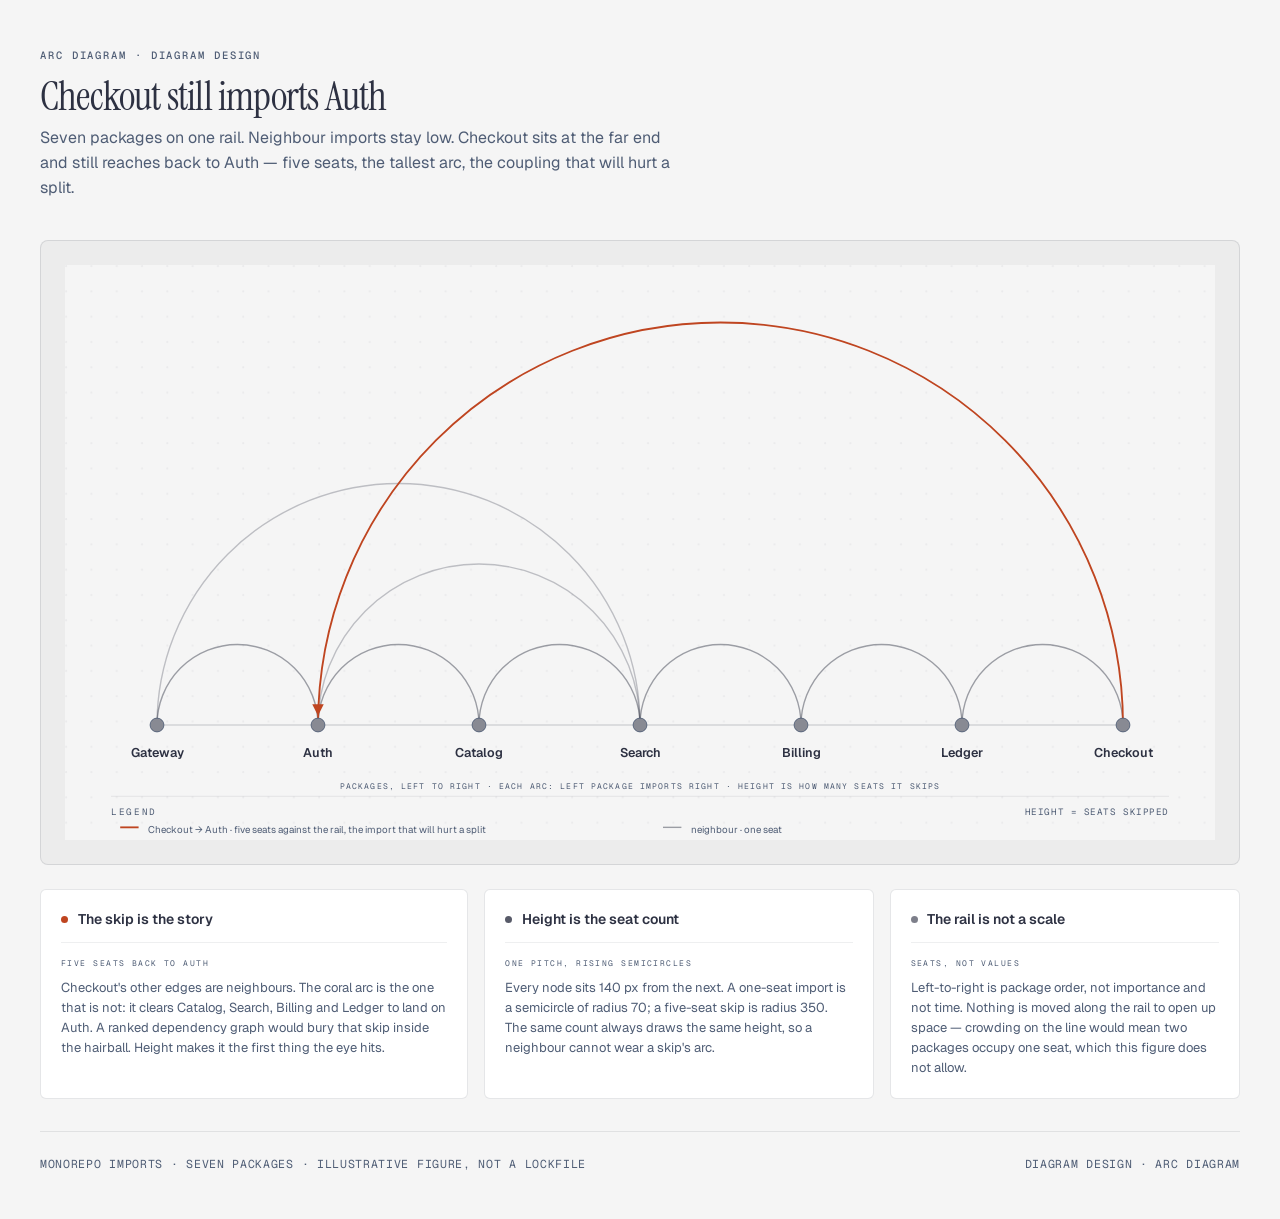
<file: .agents/skills/diagram-design/assets/example-arc-diagram-full.html>
<!DOCTYPE html>
<html lang="en">
<head>
  <meta charset="UTF-8">
  <meta name="viewport" content="width=device-width, initial-scale=1.0">
  <title>Checkout still imports Auth · Arc diagram</title>
  <link href="https://fonts.googleapis.com/css2?family=Instrument+Serif:ital@0;1&family=Geist:wght@400;500;600&family=Geist+Mono:wght@400;500;600&display=swap" rel="stylesheet">
  <style>
    *, *::before, *::after { box-sizing: border-box; margin: 0; padding: 0; }
    :root { --color-paper:#f5f5f5; --color-paper-2:#ececec; --color-ink:#2d3142; --color-muted:#4f5d75; --color-soft:#5a6580; --color-rule:rgba(45,49,66,0.12); --color-accent:#bf4520; --font-sans:'Geist',system-ui,sans-serif; --font-serif:'Instrument Serif',serif; --font-mono:'Geist Mono',ui-monospace,monospace; }
    body { font-family: var(--font-sans); background: var(--color-paper); min-height: 100vh; padding: 3rem 2rem; color: var(--color-ink); }
    .container { max-width: 1200px; margin: 0 auto; }
    .header { margin-bottom: 2.5rem; }
    .header-eyebrow { font-family: var(--font-mono); font-size: 0.66rem; font-weight: 500; letter-spacing: 0.18em; text-transform: uppercase; color: var(--color-muted); margin-bottom: 0.75rem; }
    h1 { font-family: var(--font-serif); font-size: clamp(1.75rem, 3vw + 1rem, 2.5rem); font-weight: 400; letter-spacing: -0.02em; line-height: 1.1; margin-bottom: 0.5rem; }
    .subtitle { font-size: 1rem; line-height: 1.55; color: var(--color-muted); max-width: 58ch; }
    .diagram-container { background: var(--color-paper-2); border-radius: 8px; border: 1px solid var(--color-rule); padding: 1.5rem; overflow-x: auto; }
    svg { width: 100%; min-width: 760px; display: block; }
    .cards { display: grid; grid-template-columns: 1.1fr 1fr 0.9fr; gap: 1rem; margin-top: 1.5rem; }
    @media (max-width: 720px) { .cards { grid-template-columns: 1fr; } }
    .card { background: #fff; border-radius: 6px; border: 1px solid var(--color-rule); padding: 1.25rem; }
    .card .eyebrow { font-family: var(--font-mono); font-size: 0.5rem; letter-spacing: 0.18em; text-transform: uppercase; color: var(--color-muted); margin-bottom: 0.5rem; }
    .card-header { display: flex; align-items: center; gap: 0.6rem; margin-bottom: 0.875rem; padding-bottom: 0.875rem; border-bottom: 1px solid rgba(45,49,66,0.08); }
    .card-dot { width: 7px; height: 7px; border-radius: 50%; }
    .card-dot.coral { background: var(--color-accent); }
    .card-dot.ink-strong { background: rgba(45,49,66,0.80); }
    .card-dot.ink-light { background: rgba(45,49,66,0.62); }
    .card h3 { font-size: 0.875rem; font-weight: 600; }
    .card p { color: var(--color-muted); font-size: 0.8125rem; line-height: 1.55; }
    .footer { margin-top: 2rem; padding-top: 1.5rem; border-top: 1px solid rgba(45,49,66,0.10); font-family: var(--font-mono); font-size: 0.72rem; letter-spacing: 0.06em; color: var(--color-muted); display: flex; justify-content: space-between; flex-wrap: wrap; gap: 0.5rem; }
  </style>
</head>
<body>
  <div class="container">
    <div class="header">
      <p class="header-eyebrow">Arc diagram · Diagram Design</p>
      <h1>Checkout still imports Auth</h1>
      <p class="subtitle">Seven packages on one rail. Neighbour imports stay low. Checkout sits at the far end and still reaches back to Auth — five seats, the tallest arc, the coupling that will hurt a split.</p>
    </div>
    <div class="diagram-container">
      <!-- Seat rail at y=400, pitch 140px from x=80. Arc height is the seat
           count it skips: a neighbour is a semicircle of r=70, a five-seat
           skip is r=350. scripts/verify-arc-diagram.py derives the pitch
           from the nodes and flags any arc whose radius disagrees. -->
      <svg viewBox="0 0 1000 500" xmlns="http://www.w3.org/2000/svg" role="img" aria-labelledby="arc-diagram-full-title arc-diagram-full-desc">
        <title id="arc-diagram-full-title">Checkout still imports Auth</title>
        <desc id="arc-diagram-full-desc">Arc diagram of seven packages on one baseline; arc height encodes how many seats an import skips. Checkout sits at the far end and still imports Auth — the tallest arc, spanning five seats.</desc>
        <defs>
          <pattern id="dots" width="22" height="22" patternUnits="userSpaceOnUse">
            <circle cx="1" cy="1" r="0.9" fill="rgba(45,49,66,0.10)"/>
          </pattern>
        </defs>
        <rect width="100%" height="100%" fill="#f5f5f5"/>
        <rect width="100%" height="100%" fill="url(#dots)" opacity="0.55"/>
        <text x="500" y="456" fill="#4f5d75" font-size="7" font-family="'Geist Mono', monospace" letter-spacing="0.14em" text-anchor="middle">PACKAGES, LEFT TO RIGHT · EACH ARC: LEFT PACKAGE IMPORTS RIGHT · HEIGHT IS HOW MANY SEATS IT SKIPS</text>
        <line x1="80" y1="400" x2="920" y2="400" stroke="rgba(45,49,66,0.25)" stroke-width="1"/>

        <!-- Span 3, then span 2, then neighbours, then the focal skip on top. -->
        <path data-from="Gateway" data-to="Search" data-span="3"
              d="M 80,400 A 210,210 0 0 1 500,400"
              fill="none" stroke="rgba(45,49,66,0.28)" stroke-width="1.2"/>
        <path data-from="Auth" data-to="Search" data-span="2"
              d="M 220,400 A 140,140 0 0 1 500,400"
              fill="none" stroke="rgba(45,49,66,0.28)" stroke-width="1.2"/>
        <path data-from="Gateway" data-to="Auth" data-span="1"
              d="M 80,400 A 70,70 0 0 1 220,400"
              fill="none" stroke="rgba(45,49,66,0.45)" stroke-width="1.2"/>
        <path data-from="Auth" data-to="Catalog" data-span="1"
              d="M 220,400 A 70,70 0 0 1 360,400"
              fill="none" stroke="rgba(45,49,66,0.45)" stroke-width="1.2"/>
        <path data-from="Catalog" data-to="Search" data-span="1"
              d="M 360,400 A 70,70 0 0 1 500,400"
              fill="none" stroke="rgba(45,49,66,0.45)" stroke-width="1.2"/>
        <path data-from="Search" data-to="Billing" data-span="1"
              d="M 500,400 A 70,70 0 0 1 640,400"
              fill="none" stroke="rgba(45,49,66,0.45)" stroke-width="1.2"/>
        <path data-from="Billing" data-to="Ledger" data-span="1"
              d="M 640,400 A 70,70 0 0 1 780,400"
              fill="none" stroke="rgba(45,49,66,0.45)" stroke-width="1.2"/>
        <path data-from="Ledger" data-to="Checkout" data-span="1"
              d="M 780,400 A 70,70 0 0 1 920,400"
              fill="none" stroke="rgba(45,49,66,0.45)" stroke-width="1.2"/>
        <path data-from="Checkout" data-to="Auth" data-span="5"
              d="M 220,400 A 350,350 0 0 1 920,400"
              fill="none" stroke="#bf4520" stroke-width="1.6"/>
        <!-- The one import against the rail: the arrowhead sits on Auth, the package it imports. -->
        <polygon points="215,382 225,382 220,392" fill="#bf4520"/>

        <circle cx="80" cy="400" r="6" fill="#f5f5f5"/>
        <circle data-name="Gateway" cx="80" cy="400" r="6" fill="rgba(45,49,66,0.55)" stroke="#4f5d75" stroke-width="0.75"/>
        <text data-name="Gateway" x="80" y="428" fill="#2d3142" font-size="11" font-weight="600" font-family="'Geist', sans-serif" text-anchor="middle">Gateway</text>
        <circle cx="220" cy="400" r="6" fill="#f5f5f5"/>
        <circle data-name="Auth" cx="220" cy="400" r="6" fill="rgba(45,49,66,0.55)" stroke="#4f5d75" stroke-width="0.75"/>
        <text data-name="Auth" x="220" y="428" fill="#2d3142" font-size="11" font-weight="600" font-family="'Geist', sans-serif" text-anchor="middle">Auth</text>
        <circle cx="360" cy="400" r="6" fill="#f5f5f5"/>
        <circle data-name="Catalog" cx="360" cy="400" r="6" fill="rgba(45,49,66,0.55)" stroke="#4f5d75" stroke-width="0.75"/>
        <text data-name="Catalog" x="360" y="428" fill="#2d3142" font-size="11" font-weight="600" font-family="'Geist', sans-serif" text-anchor="middle">Catalog</text>
        <circle cx="500" cy="400" r="6" fill="#f5f5f5"/>
        <circle data-name="Search" cx="500" cy="400" r="6" fill="rgba(45,49,66,0.55)" stroke="#4f5d75" stroke-width="0.75"/>
        <text data-name="Search" x="500" y="428" fill="#2d3142" font-size="11" font-weight="600" font-family="'Geist', sans-serif" text-anchor="middle">Search</text>
        <circle cx="640" cy="400" r="6" fill="#f5f5f5"/>
        <circle data-name="Billing" cx="640" cy="400" r="6" fill="rgba(45,49,66,0.55)" stroke="#4f5d75" stroke-width="0.75"/>
        <text data-name="Billing" x="640" y="428" fill="#2d3142" font-size="11" font-weight="600" font-family="'Geist', sans-serif" text-anchor="middle">Billing</text>
        <circle cx="780" cy="400" r="6" fill="#f5f5f5"/>
        <circle data-name="Ledger" cx="780" cy="400" r="6" fill="rgba(45,49,66,0.55)" stroke="#4f5d75" stroke-width="0.75"/>
        <text data-name="Ledger" x="780" y="428" fill="#2d3142" font-size="11" font-weight="600" font-family="'Geist', sans-serif" text-anchor="middle">Ledger</text>
        <circle cx="920" cy="400" r="6" fill="#f5f5f5"/>
        <circle data-name="Checkout" cx="920" cy="400" r="6" fill="rgba(45,49,66,0.55)" stroke="#4f5d75" stroke-width="0.75"/>
        <text data-name="Checkout" x="920" y="428" fill="#2d3142" font-size="11" font-weight="600" font-family="'Geist', sans-serif" text-anchor="middle">Checkout</text>

        <line x1="40" y1="462" x2="960" y2="462" stroke="rgba(45,49,66,0.10)" stroke-width="0.8"/>
        <text x="40" y="478" fill="#4f5d75" font-size="8" font-family="'Geist Mono', monospace" letter-spacing="0.18em">LEGEND</text>
        <text x="960" y="478" fill="#4f5d75" font-size="8" font-family="'Geist Mono', monospace" letter-spacing="0.06em" text-anchor="end">HEIGHT = SEATS SKIPPED</text>
        <line x1="48" y1="489" x2="64" y2="489" stroke="#bf4520" stroke-width="1.6"/>
        <text x="72" y="494" fill="#4f5d75" font-size="8.5" font-family="'Geist', sans-serif">Checkout → Auth · five seats against the rail, the import that will hurt a split</text>
        <line x1="520" y1="489" x2="536" y2="489" stroke="rgba(45,49,66,0.45)" stroke-width="1.2"/>
        <text x="544" y="494" fill="#4f5d75" font-size="8.5" font-family="'Geist', sans-serif">neighbour · one seat</text>
      </svg>
    </div>
    <div class="cards">
      <div class="card">
        <div class="card-header"><span class="card-dot coral"></span><h3>The skip is the story</h3></div>
        <p class="eyebrow">Five seats back to Auth</p>
        <p>Checkout's other edges are neighbours. The coral arc is the one that is not: it clears Catalog, Search, Billing and Ledger to land on Auth. A ranked dependency graph would bury that skip inside the hairball. Height makes it the first thing the eye hits.</p>
      </div>
      <div class="card">
        <div class="card-header"><span class="card-dot ink-strong"></span><h3>Height is the seat count</h3></div>
        <p class="eyebrow">One pitch, rising semicircles</p>
        <p>Every node sits 140&nbsp;px from the next. A one-seat import is a semicircle of radius 70; a five-seat skip is radius 350. The same count always draws the same height, so a neighbour cannot wear a skip's arc.</p>
      </div>
      <div class="card">
        <div class="card-header"><span class="card-dot ink-light"></span><h3>The rail is not a scale</h3></div>
        <p class="eyebrow">Seats, not values</p>
        <p>Left-to-right is package order, not importance and not time. Nothing is moved along the rail to open up space — crowding on the line would mean two packages occupy one seat, which this figure does not allow.</p>
      </div>
    </div>
    <div class="footer">
      <span>MONOREPO IMPORTS · SEVEN PACKAGES · ILLUSTRATIVE FIGURE, NOT A LOCKFILE</span>
      <span>DIAGRAM DESIGN · ARC DIAGRAM</span>
    </div>
  </div>
</body>
</html>
</file>
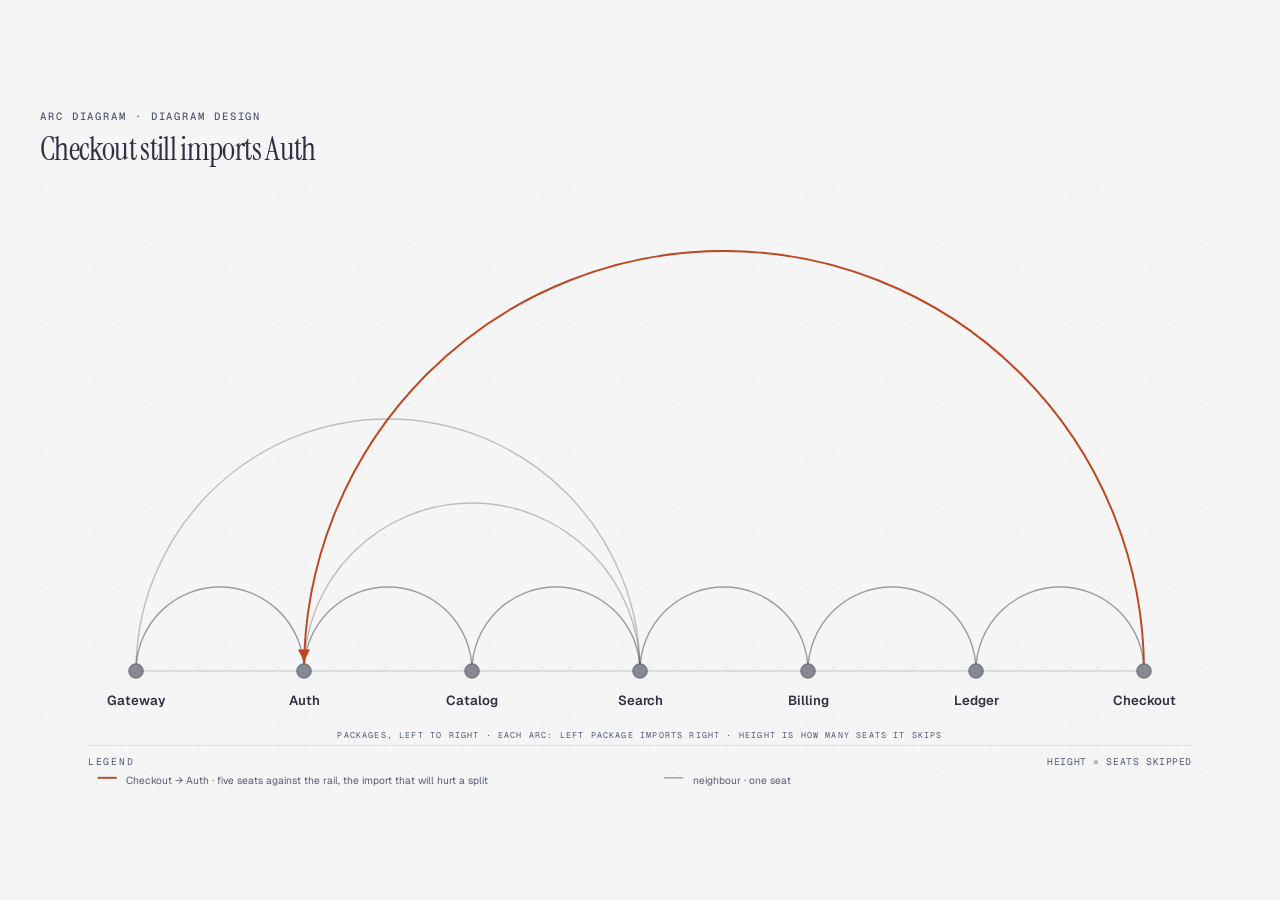
<file: .agents/skills/diagram-design/assets/example-arc-diagram.html>
<!DOCTYPE html>
<html lang="en">
<head>
  <meta charset="UTF-8">
  <meta name="viewport" content="width=device-width, initial-scale=1.0">
  <title>Checkout still imports Auth · Arc diagram</title>
  <link href="https://fonts.googleapis.com/css2?family=Instrument+Serif:ital@0;1&family=Geist:wght@400;500;600&family=Geist+Mono:wght@400;500;600&display=swap" rel="stylesheet">
  <style>
    *, *::before, *::after { box-sizing: border-box; margin: 0; padding: 0; }
    :root {
      --color-paper:  #f5f5f5;
      --color-ink:    #2d3142;
      --color-muted:  #4f5d75;
      --color-accent: #bf4520;
      --font-sans:    'Geist', system-ui, sans-serif;
      --font-serif:   'Instrument Serif', serif;
      --font-mono:    'Geist Mono', ui-monospace, monospace;
    }
    body { font-family: var(--font-sans); background: var(--color-paper); color: var(--color-ink); min-height: 100vh; display: flex; align-items: center; justify-content: center; padding: 3rem 2rem; }
    .frame { max-width: 1200px; width: 100%; }
    .eyebrow { font-family: var(--font-mono); font-size: 0.66rem; font-weight: 500; letter-spacing: 0.18em; text-transform: uppercase; color: var(--color-muted); margin-bottom: 0.5rem; }
    h1 { font-family: var(--font-serif); font-size: clamp(1.5rem, 2.4vw + 0.75rem, 2rem); font-weight: 400; letter-spacing: -0.02em; line-height: 1.15; margin-bottom: 1.5rem; }
    svg { width: 100%; min-width: 760px; display: block; }
  </style>
</head>
<body>
  <div class="frame">
    <p class="eyebrow">Arc diagram · Diagram Design</p>
    <h1>Checkout still imports Auth</h1>

    <!-- Seat rail at y=400, pitch 140px from x=80. Arc height is the seat
         count it skips: a neighbour is a semicircle of r=70, a five-seat
         skip is r=350. scripts/verify-arc-diagram.py derives the pitch
         from the nodes and flags any arc whose radius disagrees. -->
    <svg viewBox="0 0 1000 500" xmlns="http://www.w3.org/2000/svg" role="img" aria-labelledby="arc-diagram-title arc-diagram-desc">
      <title id="arc-diagram-title">Checkout still imports Auth</title>
      <desc id="arc-diagram-desc">Arc diagram of seven packages on one baseline; arc height encodes how many seats an import skips. Checkout sits at the far end and still imports Auth — the tallest arc, spanning five seats.</desc>
      <defs>
        <pattern id="dots" width="22" height="22" patternUnits="userSpaceOnUse">
          <circle cx="1" cy="1" r="0.9" fill="rgba(45,49,66,0.10)"/>
        </pattern>
      </defs>
      <rect width="100%" height="100%" fill="#f5f5f5"/>
      <rect width="100%" height="100%" fill="url(#dots)" opacity="0.55"/>
      <text x="500" y="456" fill="#4f5d75" font-size="7" font-family="'Geist Mono', monospace" letter-spacing="0.14em" text-anchor="middle">PACKAGES, LEFT TO RIGHT · EACH ARC: LEFT PACKAGE IMPORTS RIGHT · HEIGHT IS HOW MANY SEATS IT SKIPS</text>
      <line x1="80" y1="400" x2="920" y2="400" stroke="rgba(45,49,66,0.25)" stroke-width="1"/>

      <!-- Span 3, then span 2, then neighbours, then the focal skip on top. -->
      <path data-from="Gateway" data-to="Search" data-span="3"
            d="M 80,400 A 210,210 0 0 1 500,400"
            fill="none" stroke="rgba(45,49,66,0.28)" stroke-width="1.2"/>
      <path data-from="Auth" data-to="Search" data-span="2"
            d="M 220,400 A 140,140 0 0 1 500,400"
            fill="none" stroke="rgba(45,49,66,0.28)" stroke-width="1.2"/>
      <path data-from="Gateway" data-to="Auth" data-span="1"
            d="M 80,400 A 70,70 0 0 1 220,400"
            fill="none" stroke="rgba(45,49,66,0.45)" stroke-width="1.2"/>
      <path data-from="Auth" data-to="Catalog" data-span="1"
            d="M 220,400 A 70,70 0 0 1 360,400"
            fill="none" stroke="rgba(45,49,66,0.45)" stroke-width="1.2"/>
      <path data-from="Catalog" data-to="Search" data-span="1"
            d="M 360,400 A 70,70 0 0 1 500,400"
            fill="none" stroke="rgba(45,49,66,0.45)" stroke-width="1.2"/>
      <path data-from="Search" data-to="Billing" data-span="1"
            d="M 500,400 A 70,70 0 0 1 640,400"
            fill="none" stroke="rgba(45,49,66,0.45)" stroke-width="1.2"/>
      <path data-from="Billing" data-to="Ledger" data-span="1"
            d="M 640,400 A 70,70 0 0 1 780,400"
            fill="none" stroke="rgba(45,49,66,0.45)" stroke-width="1.2"/>
      <path data-from="Ledger" data-to="Checkout" data-span="1"
            d="M 780,400 A 70,70 0 0 1 920,400"
            fill="none" stroke="rgba(45,49,66,0.45)" stroke-width="1.2"/>
      <path data-from="Checkout" data-to="Auth" data-span="5"
            d="M 220,400 A 350,350 0 0 1 920,400"
            fill="none" stroke="#bf4520" stroke-width="1.6"/>
      <!-- The one import against the rail: the arrowhead sits on Auth, the package it imports. -->
      <polygon points="215,382 225,382 220,392" fill="#bf4520"/>

      <circle cx="80" cy="400" r="6" fill="#f5f5f5"/>
      <circle data-name="Gateway" cx="80" cy="400" r="6" fill="rgba(45,49,66,0.55)" stroke="#4f5d75" stroke-width="0.75"/>
      <text data-name="Gateway" x="80" y="428" fill="#2d3142" font-size="11" font-weight="600" font-family="'Geist', sans-serif" text-anchor="middle">Gateway</text>
      <circle cx="220" cy="400" r="6" fill="#f5f5f5"/>
      <circle data-name="Auth" cx="220" cy="400" r="6" fill="rgba(45,49,66,0.55)" stroke="#4f5d75" stroke-width="0.75"/>
      <text data-name="Auth" x="220" y="428" fill="#2d3142" font-size="11" font-weight="600" font-family="'Geist', sans-serif" text-anchor="middle">Auth</text>
      <circle cx="360" cy="400" r="6" fill="#f5f5f5"/>
      <circle data-name="Catalog" cx="360" cy="400" r="6" fill="rgba(45,49,66,0.55)" stroke="#4f5d75" stroke-width="0.75"/>
      <text data-name="Catalog" x="360" y="428" fill="#2d3142" font-size="11" font-weight="600" font-family="'Geist', sans-serif" text-anchor="middle">Catalog</text>
      <circle cx="500" cy="400" r="6" fill="#f5f5f5"/>
      <circle data-name="Search" cx="500" cy="400" r="6" fill="rgba(45,49,66,0.55)" stroke="#4f5d75" stroke-width="0.75"/>
      <text data-name="Search" x="500" y="428" fill="#2d3142" font-size="11" font-weight="600" font-family="'Geist', sans-serif" text-anchor="middle">Search</text>
      <circle cx="640" cy="400" r="6" fill="#f5f5f5"/>
      <circle data-name="Billing" cx="640" cy="400" r="6" fill="rgba(45,49,66,0.55)" stroke="#4f5d75" stroke-width="0.75"/>
      <text data-name="Billing" x="640" y="428" fill="#2d3142" font-size="11" font-weight="600" font-family="'Geist', sans-serif" text-anchor="middle">Billing</text>
      <circle cx="780" cy="400" r="6" fill="#f5f5f5"/>
      <circle data-name="Ledger" cx="780" cy="400" r="6" fill="rgba(45,49,66,0.55)" stroke="#4f5d75" stroke-width="0.75"/>
      <text data-name="Ledger" x="780" y="428" fill="#2d3142" font-size="11" font-weight="600" font-family="'Geist', sans-serif" text-anchor="middle">Ledger</text>
      <circle cx="920" cy="400" r="6" fill="#f5f5f5"/>
      <circle data-name="Checkout" cx="920" cy="400" r="6" fill="rgba(45,49,66,0.55)" stroke="#4f5d75" stroke-width="0.75"/>
      <text data-name="Checkout" x="920" y="428" fill="#2d3142" font-size="11" font-weight="600" font-family="'Geist', sans-serif" text-anchor="middle">Checkout</text>

      <line x1="40" y1="462" x2="960" y2="462" stroke="rgba(45,49,66,0.10)" stroke-width="0.8"/>
      <text x="40" y="478" fill="#4f5d75" font-size="8" font-family="'Geist Mono', monospace" letter-spacing="0.18em">LEGEND</text>
      <text x="960" y="478" fill="#4f5d75" font-size="8" font-family="'Geist Mono', monospace" letter-spacing="0.06em" text-anchor="end">HEIGHT = SEATS SKIPPED</text>
      <line x1="48" y1="489" x2="64" y2="489" stroke="#bf4520" stroke-width="1.6"/>
      <text x="72" y="494" fill="#4f5d75" font-size="8.5" font-family="'Geist', sans-serif">Checkout → Auth · five seats against the rail, the import that will hurt a split</text>
      <line x1="520" y1="489" x2="536" y2="489" stroke="rgba(45,49,66,0.45)" stroke-width="1.2"/>
      <text x="544" y="494" fill="#4f5d75" font-size="8.5" font-family="'Geist', sans-serif">neighbour · one seat</text>
    </svg>
  </div>
</body>
</html>
</file>
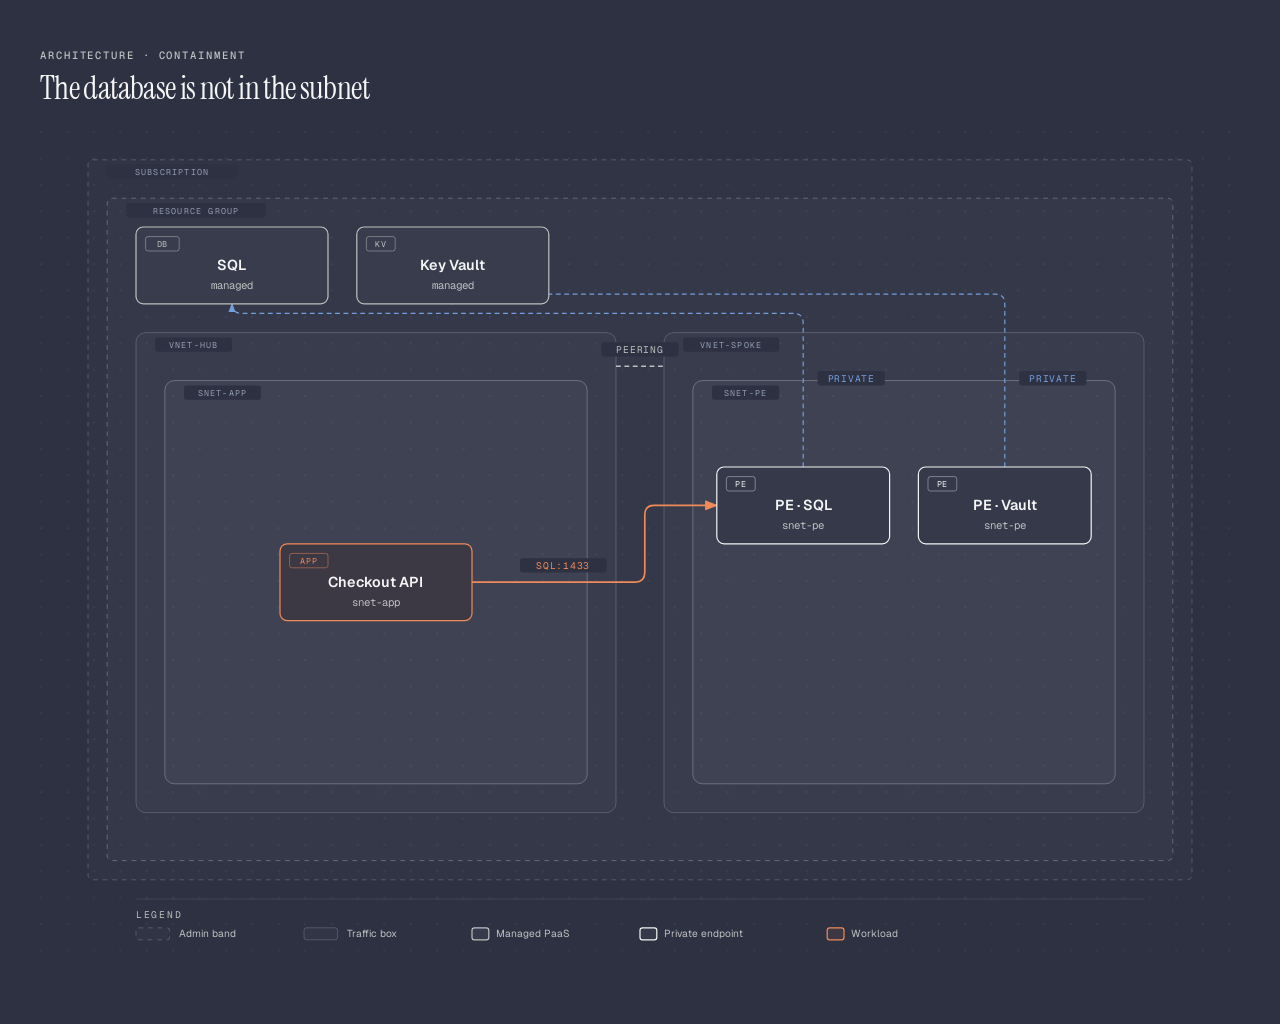
<file: .agents/skills/diagram-design/assets/example-architecture-containment-dark.html>
<!DOCTYPE html>
<html lang="en">
<head>
  <meta charset="UTF-8">
  <meta name="viewport" content="width=device-width, initial-scale=1.0">
  <title>The database is not in the subnet · Architecture</title>
  <link href="https://fonts.googleapis.com/css2?family=Instrument+Serif:ital@0;1&family=Geist:wght@400;500;600&family=Geist+Mono:wght@400;500;600&display=swap" rel="stylesheet">
  <style>
    *, *::before, *::after { box-sizing: border-box; margin: 0; padding: 0; }
    :root {
      --color-paper:   #2d3142;
      --color-ink:     #f5f5f5;
      --color-muted:   #bfc0c0;
      --color-accent:  #f08a59;
      --font-sans:     'Geist', system-ui, sans-serif;
      --font-serif:    'Instrument Serif', serif;
      --font-mono:     'Geist Mono', ui-monospace, monospace;
    }
    body {
      font-family: var(--font-sans);
      background: var(--color-paper);
      color: var(--color-ink);
      min-height: 100vh;
      display: flex;
      align-items: center;
      justify-content: center;
      padding: 3rem 2rem;
    }
    .frame { max-width: 1200px; width: 100%; }
    .diagram-container { width: 100%; overflow-x: auto; }
    .eyebrow {
      font-family: var(--font-mono);
      font-size: 0.66rem;
      font-weight: 500;
      letter-spacing: 0.18em;
      text-transform: uppercase;
      color: var(--color-muted);
      margin-bottom: 0.5rem;
    }
    h1 {
      font-family: var(--font-serif);
      font-size: clamp(1.5rem, 2.4vw + 0.75rem, 2rem);
      font-weight: 400;
      letter-spacing: -0.02em;
      line-height: 1.15;
      color: var(--color-ink);
      margin-bottom: 1.5rem;
    }
    svg { width: 100%; min-width: 1000px; display: block; }
    @media print {
      .diagram-container { overflow-x: visible; }
      svg { min-width: 0; }
    }
  </style>
</head>
<body>
  <div class="frame">
    <p class="eyebrow">Architecture · containment</p>
    <h1>The database is not in the subnet</h1>
    <div class="diagram-container">
      <svg viewBox="0 0 1000 704" xmlns="http://www.w3.org/2000/svg" role="img"
           aria-labelledby="architecture-containment-dark-title architecture-containment-dark-desc"
           data-grammar="architecture-containment">
        <title id="architecture-containment-dark-title">The database is not in the subnet</title>
        <desc id="architecture-containment-dark-desc">Nested administrative bands hold two peered virtual networks; private endpoints sit inside a subnet while their managed database and vault sit outside every traffic boundary.</desc>
        <defs>
          <pattern id="dots" width="22" height="22" patternUnits="userSpaceOnUse">
            <circle cx="1" cy="1" r="0.9" fill="rgba(245,245,245,0.10)"/>
          </pattern>
          <marker id="arrow" markerWidth="8" markerHeight="6" refX="7" refY="3" orient="auto"><polygon points="0 0, 8 3, 0 6" fill="#bfc0c0"/></marker>
          <marker id="arrow-accent" markerWidth="8" markerHeight="6" refX="7" refY="3" orient="auto"><polygon points="0 0, 8 3, 0 6" fill="#f08a59"/></marker>
          <marker id="arrow-link" markerWidth="8" markerHeight="6" refX="7" refY="3" orient="auto"><polygon points="0 0, 8 3, 0 6" fill="#739fdf"/></marker>
        </defs>

        <rect width="100%" height="100%" fill="#2d3142"/>
        <rect width="100%" height="100%" fill="url(#dots)" opacity="0.55"/>

        <!-- Scopes, outer first. Admin = band (rx=4, dashed). Traffic = box (rx=8, solid). -->
        <rect data-role="bounds" data-scope-id="subscription" data-scope-kind="admin"
              x="40" y="24" width="920" height="600" rx="4"
              fill="rgba(245,245,245,0.015)" stroke="rgba(245,245,245,0.22)" stroke-width="0.8" stroke-dasharray="4,4"/>
        <rect x="56" y="28" width="108" height="12" rx="2" fill="#2d3142"/>
        <text x="110" y="37" fill="#949eb2" font-size="7" font-family="'Geist Mono', monospace"
              text-anchor="middle" letter-spacing="0.14em">SUBSCRIPTION</text>

        <rect data-role="bounds" data-scope-id="rg" data-scope-kind="admin" data-parent="subscription"
              x="56" y="56" width="888" height="552" rx="4"
              fill="rgba(245,245,245,0.02)" stroke="rgba(245,245,245,0.28)" stroke-width="0.8" stroke-dasharray="4,4"/>
        <rect x="72" y="60" width="116" height="12" rx="2" fill="#2d3142"/>
        <text x="130" y="69" fill="#949eb2" font-size="7" font-family="'Geist Mono', monospace"
              text-anchor="middle" letter-spacing="0.14em">RESOURCE GROUP</text>

        <rect data-role="bounds" data-scope-id="vnet-hub" data-scope-kind="traffic" data-parent="rg"
              x="80" y="168" width="400" height="400" rx="8"
              fill="rgba(245,245,245,0.02)" stroke="rgba(245,245,245,0.20)" stroke-width="0.8"/>
        <rect x="96" y="172" width="64" height="12" rx="2" fill="#2d3142"/>
        <text x="128" y="181" fill="#949eb2" font-size="7" font-family="'Geist Mono', monospace"
              text-anchor="middle" letter-spacing="0.14em">VNET-HUB</text>

        <rect data-role="bounds" data-scope-id="vnet-spoke" data-scope-kind="traffic" data-parent="rg"
              x="520" y="168" width="400" height="400" rx="8"
              fill="rgba(245,245,245,0.02)" stroke="rgba(245,245,245,0.20)" stroke-width="0.8"/>
        <rect x="536" y="172" width="80" height="12" rx="2" fill="#2d3142"/>
        <text x="576" y="181" fill="#949eb2" font-size="7" font-family="'Geist Mono', monospace"
              text-anchor="middle" letter-spacing="0.14em">VNET-SPOKE</text>

        <rect data-role="bounds" data-scope-id="snet-app" data-scope-kind="traffic" data-parent="vnet-hub"
              x="104" y="208" width="352" height="336" rx="8"
              fill="rgba(245,245,245,0.03)" stroke="rgba(245,245,245,0.28)" stroke-width="0.8"/>
        <rect x="120" y="212" width="64" height="12" rx="2" fill="#2d3142"/>
        <text x="152" y="221" fill="#949eb2" font-size="7" font-family="'Geist Mono', monospace"
              text-anchor="middle" letter-spacing="0.14em">SNET-APP</text>

        <rect data-role="bounds" data-scope-id="snet-pe" data-scope-kind="traffic" data-parent="vnet-spoke"
              x="544" y="208" width="352" height="336" rx="8"
              fill="rgba(245,245,245,0.03)" stroke="rgba(245,245,245,0.28)" stroke-width="0.8"/>
        <rect x="560" y="212" width="56" height="12" rx="2" fill="#2d3142"/>
        <text x="588" y="221" fill="#949eb2" font-size="7" font-family="'Geist Mono', monospace"
              text-anchor="middle" letter-spacing="0.14em">SNET-PE</text>

        <!-- Paths behind nodes -->
        <line data-peering="hub-spoke" data-from="vnet-hub" data-to="vnet-spoke"
              x1="480" y1="196" x2="520" y2="196"
              stroke="#bfc0c0" stroke-width="1.2" stroke-dasharray="4,3"/>
        <path d="M 360,376 H 496 Q 504,376 504,368 V 320 Q 504,312 512,312 H 564"
              fill="none" stroke="#f08a59" stroke-width="1.4" marker-end="url(#arrow-accent)"/>
        <path d="M 636,280 V 160 Q 636,152 628,152 H 168 Q 160,152 160,144"
              fill="none" stroke="#739fdf" stroke-width="1" stroke-dasharray="4,3" marker-end="url(#arrow-link)"/>
        <path d="M 804,280 V 144 Q 804,136 796,136 H 352 Q 344,136 344,144"
              fill="none" stroke="#739fdf" stroke-width="1" stroke-dasharray="4,3" marker-end="url(#arrow-link)"/>

        <!-- Labels -->
        <rect x="468" y="176" width="64" height="12" rx="2" fill="#2d3142"/>
        <text x="500" y="185" fill="#bfc0c0" font-size="8" font-family="'Geist Mono', monospace" text-anchor="middle" letter-spacing="0.08em">PEERING</text>
        <rect x="400" y="356" width="72" height="12" rx="2" fill="#2d3142"/>
        <text x="436" y="365" fill="#f08a59" font-size="8" font-family="'Geist Mono', monospace" text-anchor="middle" letter-spacing="0.08em">SQL:1433</text>
        <rect x="648" y="200" width="56" height="12" rx="2" fill="#2d3142"/>
        <text x="676" y="209" fill="#739fdf" font-size="8" font-family="'Geist Mono', monospace" text-anchor="middle" letter-spacing="0.08em">PRIVATE</text>
        <rect x="816" y="200" width="56" height="12" rx="2" fill="#2d3142"/>
        <text x="844" y="209" fill="#739fdf" font-size="8" font-family="'Geist Mono', monospace" text-anchor="middle" letter-spacing="0.08em">PRIVATE</text>

        <!-- Managed PaaS — inside the resource group, outside every traffic scope -->
        <g data-node-id="sql" data-kind="managed" data-parent="rg">
          <rect data-role="bounds" x="80" y="80" width="160" height="64" rx="6" fill="#2d3142"/>
          <rect x="80" y="80" width="160" height="64" rx="6" fill="rgba(245,245,245,0.05)" stroke="#bfc0c0" stroke-width="1"/>
          <rect x="88" y="88" width="28" height="12" rx="2" fill="transparent" stroke="rgba(191,192,192,0.50)" stroke-width="0.8"/>
          <text x="102" y="97" fill="#bfc0c0" font-size="7" font-family="'Geist Mono', monospace" text-anchor="middle" letter-spacing="0.08em">DB</text>
          <text x="160" y="116" fill="#f5f5f5" font-size="12" font-weight="600" font-family="'Geist', sans-serif" text-anchor="middle">SQL</text>
          <text x="160" y="132" fill="#bfc0c0" font-size="9" font-family="'Geist Mono', monospace" text-anchor="middle">managed</text>
        </g>
        <g data-node-id="kv" data-kind="managed" data-parent="rg">
          <rect data-role="bounds" x="264" y="80" width="160" height="64" rx="6" fill="#2d3142"/>
          <rect x="264" y="80" width="160" height="64" rx="6" fill="rgba(245,245,245,0.05)" stroke="#bfc0c0" stroke-width="1"/>
          <rect x="272" y="88" width="24" height="12" rx="2" fill="transparent" stroke="rgba(191,192,192,0.50)" stroke-width="0.8"/>
          <text x="284" y="97" fill="#bfc0c0" font-size="7" font-family="'Geist Mono', monospace" text-anchor="middle" letter-spacing="0.08em">KV</text>
          <text x="344" y="116" fill="#f5f5f5" font-size="12" font-weight="600" font-family="'Geist', sans-serif" text-anchor="middle">Key Vault</text>
          <text x="344" y="132" fill="#bfc0c0" font-size="9" font-family="'Geist Mono', monospace" text-anchor="middle">managed</text>
        </g>

        <!-- Compute inside the app subnet -->
        <g data-node-id="app" data-kind="compute" data-parent="snet-app">
          <rect data-role="bounds" x="200" y="344" width="160" height="64" rx="6" fill="#2d3142"/>
          <rect x="200" y="344" width="160" height="64" rx="6" fill="rgba(240,138,89,0.08)" stroke="#f08a59" stroke-width="1"/>
          <rect x="208" y="352" width="32" height="12" rx="2" fill="transparent" stroke="rgba(240,138,89,0.50)" stroke-width="0.8"/>
          <text x="224" y="361" fill="#f08a59" font-size="7" font-family="'Geist Mono', monospace" text-anchor="middle" letter-spacing="0.08em">APP</text>
          <text x="280" y="380" fill="#f5f5f5" font-size="12" font-weight="600" font-family="'Geist', sans-serif" text-anchor="middle">Checkout API</text>
          <text x="280" y="396" fill="#bfc0c0" font-size="9" font-family="'Geist Mono', monospace" text-anchor="middle">snet-app</text>
        </g>

        <!-- Private endpoints inside the spoke subnet -->
        <g data-node-id="pe-sql" data-kind="endpoint" data-parent="snet-pe" data-target="sql">
          <rect data-role="bounds" x="564" y="280" width="144" height="64" rx="6" fill="#2d3142"/>
          <rect x="564" y="280" width="144" height="64" rx="6" fill="rgba(245,245,245,0.04)" stroke="#f5f5f5" stroke-width="1"/>
          <rect x="572" y="288" width="24" height="12" rx="2" fill="transparent" stroke="rgba(245,245,245,0.40)" stroke-width="0.8"/>
          <text x="584" y="297" fill="#f5f5f5" font-size="7" font-family="'Geist Mono', monospace" text-anchor="middle" letter-spacing="0.08em">PE</text>
          <text x="636" y="316" fill="#f5f5f5" font-size="12" font-weight="600" font-family="'Geist', sans-serif" text-anchor="middle">PE · SQL</text>
          <text x="636" y="332" fill="#bfc0c0" font-size="9" font-family="'Geist Mono', monospace" text-anchor="middle">snet-pe</text>
        </g>
        <g data-node-id="pe-kv" data-kind="endpoint" data-parent="snet-pe" data-target="kv">
          <rect data-role="bounds" x="732" y="280" width="144" height="64" rx="6" fill="#2d3142"/>
          <rect x="732" y="280" width="144" height="64" rx="6" fill="rgba(245,245,245,0.04)" stroke="#f5f5f5" stroke-width="1"/>
          <rect x="740" y="288" width="24" height="12" rx="2" fill="transparent" stroke="rgba(245,245,245,0.40)" stroke-width="0.8"/>
          <text x="752" y="297" fill="#f5f5f5" font-size="7" font-family="'Geist Mono', monospace" text-anchor="middle" letter-spacing="0.08em">PE</text>
          <text x="804" y="316" fill="#f5f5f5" font-size="12" font-weight="600" font-family="'Geist', sans-serif" text-anchor="middle">PE · Vault</text>
          <text x="804" y="332" fill="#bfc0c0" font-size="9" font-family="'Geist Mono', monospace" text-anchor="middle">snet-pe</text>
        </g>

        <!-- Legend -->
        <line x1="80" y1="640" x2="920" y2="640" stroke="rgba(245,245,245,0.10)" stroke-width="0.8"/>
        <text x="80" y="656" fill="#bfc0c0" font-size="8" font-family="'Geist Mono', monospace" letter-spacing="0.18em">LEGEND</text>
        <rect x="80" y="664" width="28" height="10" rx="2" fill="rgba(245,245,245,0.015)" stroke="rgba(245,245,245,0.22)" stroke-width="0.8" stroke-dasharray="4,4"/>
        <text x="116" y="672" fill="#bfc0c0" font-size="8.5" font-family="'Geist', sans-serif">Admin band</text>
        <rect x="220" y="664" width="28" height="10" rx="2" fill="rgba(245,245,245,0.02)" stroke="rgba(245,245,245,0.20)" stroke-width="0.8"/>
        <text x="256" y="672" fill="#bfc0c0" font-size="8.5" font-family="'Geist', sans-serif">Traffic box</text>
        <rect x="360" y="664" width="14" height="10" rx="2" fill="rgba(245,245,245,0.05)" stroke="#bfc0c0" stroke-width="1"/>
        <text x="380" y="672" fill="#bfc0c0" font-size="8.5" font-family="'Geist', sans-serif">Managed PaaS</text>
        <rect x="500" y="664" width="14" height="10" rx="2" fill="rgba(245,245,245,0.04)" stroke="#f5f5f5" stroke-width="1"/>
        <text x="520" y="672" fill="#bfc0c0" font-size="8.5" font-family="'Geist', sans-serif">Private endpoint</text>
        <rect x="656" y="664" width="14" height="10" rx="2" fill="rgba(240,138,89,0.08)" stroke="#f08a59" stroke-width="1"/>
        <text x="676" y="672" fill="#bfc0c0" font-size="8.5" font-family="'Geist', sans-serif">Workload</text>
      </svg>
    </div>
  </div>
</body>
</html>
</file>
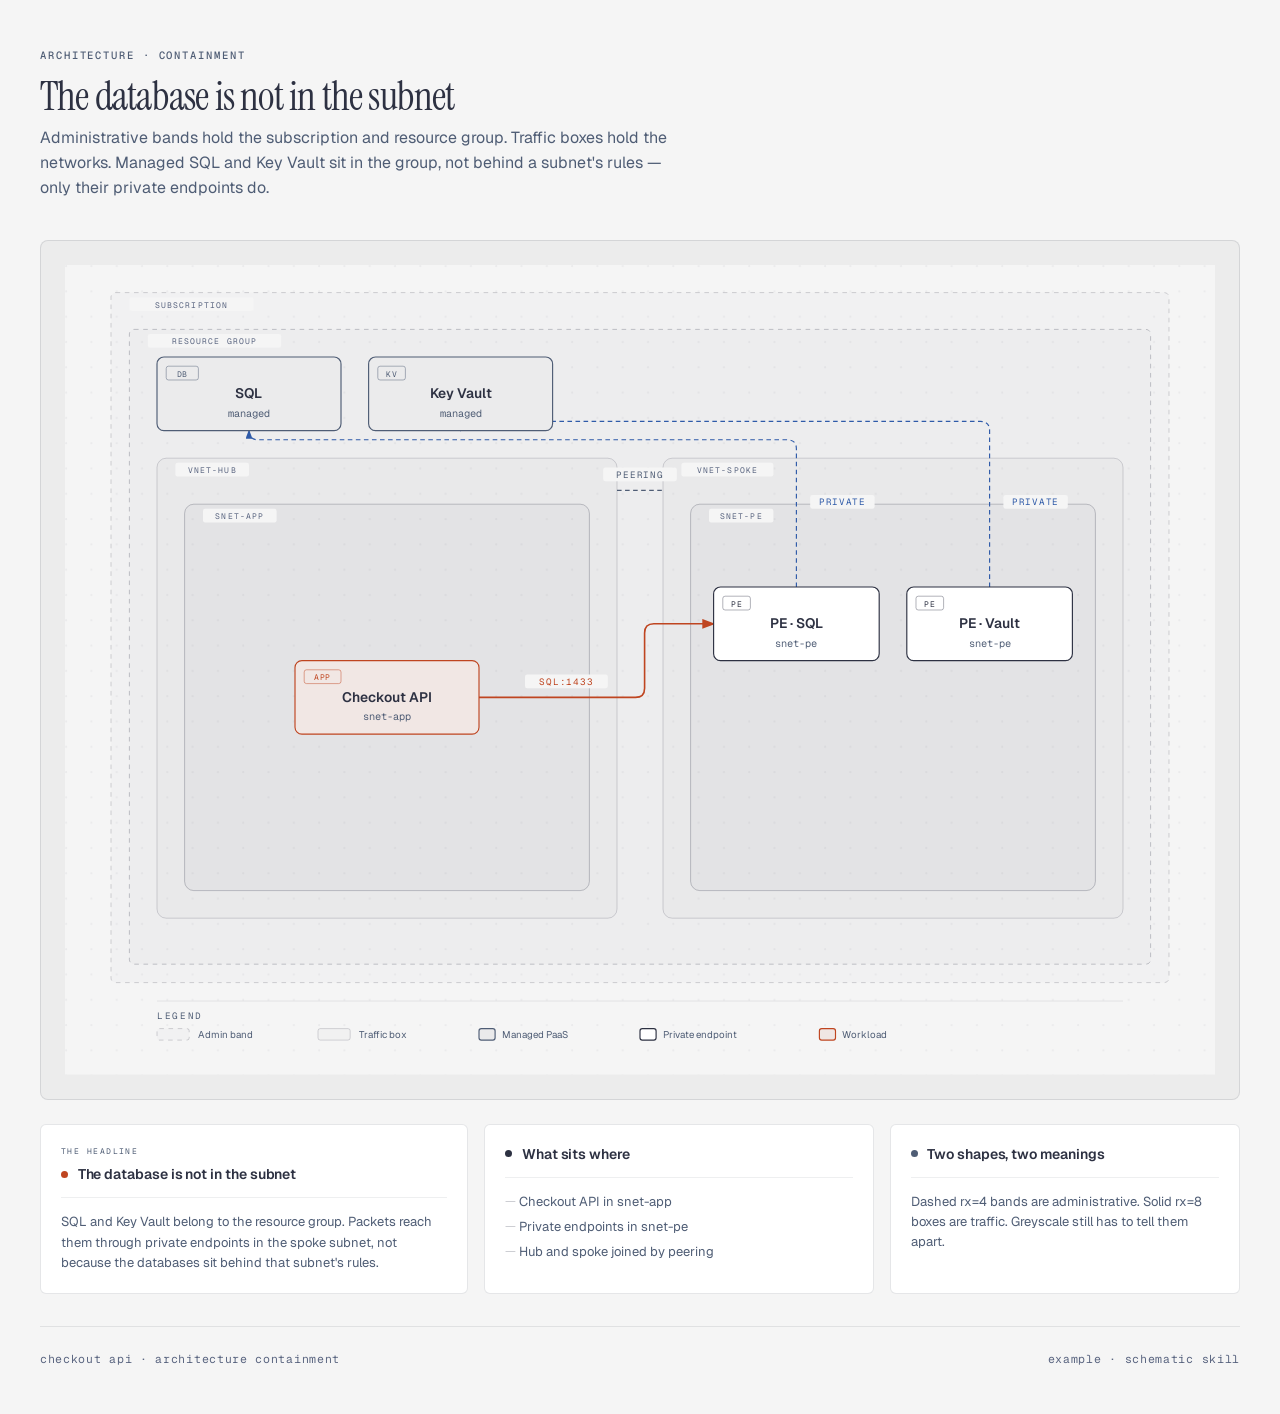
<file: .agents/skills/diagram-design/assets/example-architecture-containment-full.html>
<!DOCTYPE html>
<html lang="en">
<head>
  <meta charset="UTF-8">
  <meta name="viewport" content="width=device-width, initial-scale=1.0">
  <title>The database is not in the subnet · Architecture</title>
  <link href="https://fonts.googleapis.com/css2?family=Instrument+Serif:ital@0;1&family=Geist:wght@400;500;600&family=Geist+Mono:wght@400;500;600&display=swap" rel="stylesheet">
  <style>
    *, *::before, *::after { box-sizing: border-box; margin: 0; padding: 0; }
    :root {
      --color-paper: #f5f5f5; --color-paper-2: #ececec;
      --color-ink: #2d3142; --color-muted: #4f5d75; --color-soft: #5a6580;
      --color-rule: rgba(45,49,66,0.12);
      --color-accent: #bf4520; --color-accent-tint: rgba(191,69,32,0.08);
      --color-link: #2e5aa8;
      --font-sans: 'Geist', system-ui, sans-serif;
      --font-serif: 'Instrument Serif', serif;
      --font-mono: 'Geist Mono', ui-monospace, monospace;
    }
    body { font-family: var(--font-sans); background: var(--color-paper); min-height: 100vh; padding: 3rem 2rem; color: var(--color-ink); }
    .container { max-width: 1200px; margin: 0 auto; }
    .header { margin-bottom: 2.5rem; }
    .header-eyebrow { font-family: var(--font-mono); font-size: 0.66rem; font-weight: 500; letter-spacing: 0.18em; text-transform: uppercase; color: var(--color-muted); margin-bottom: 0.75rem; }
    h1 { font-family: var(--font-serif); font-size: clamp(1.75rem, 3vw + 1rem, 2.5rem); font-weight: 400; letter-spacing: -0.02em; line-height: 1.1; margin-bottom: 0.5rem; }
    .subtitle { font-size: 1rem; line-height: 1.55; color: var(--color-muted); max-width: 58ch; }
    .diagram-container { background: var(--color-paper-2); border-radius: 8px; border: 1px solid var(--color-rule); padding: 1.5rem; overflow-x: auto; }
    svg { width: 100%; min-width: 1000px; display: block; }
    .cards { display: grid; grid-template-columns: 1.1fr 1fr 0.9fr; gap: 1rem; margin-top: 1.5rem; }
    @media (max-width: 820px) { .cards { grid-template-columns: 1fr; } }
    .card { background: #fff; border-radius: 6px; border: 1px solid var(--color-rule); padding: 1.25rem; }
    .card .eyebrow { font-family: var(--font-mono); font-size: 0.5rem; letter-spacing: 0.18em; text-transform: uppercase; color: var(--color-muted); margin-bottom: 0.5rem; }
    .card-header { display: flex; align-items: center; gap: 0.6rem; margin-bottom: 0.875rem; padding-bottom: 0.875rem; border-bottom: 1px solid rgba(45,49,66,0.08); }
    .card-dot { width: 7px; height: 7px; border-radius: 50%; }
    .card-dot.ink { background: var(--color-ink); } .card-dot.muted { background: var(--color-muted); } .card-dot.coral { background: var(--color-accent); }
    .card h3 { font-size: 0.875rem; font-weight: 600; letter-spacing: -0.005em; }
    .card p, .card ul { color: var(--color-muted); font-size: 0.8125rem; line-height: 1.55; list-style: none; }
    .card li { margin-bottom: 0.3rem; padding-left: 0.875rem; position: relative; }
    .card li::before { content: '—'; position: absolute; left: 0; color: rgba(45,49,66,0.25); font-size: 0.75rem; }
    .footer { margin-top: 2rem; padding-top: 1.5rem; border-top: 1px solid rgba(45,49,66,0.10); font-family: var(--font-mono); font-size: 0.72rem; letter-spacing: 0.06em; color: var(--color-soft); display: flex; justify-content: space-between; flex-wrap: wrap; gap: 0.5rem; }
    @media print {
      .diagram-container { overflow-x: visible; }
      svg { min-width: 0; }
    }
  </style>
</head>
<body>
  <div class="container">
    <div class="header">
      <p class="header-eyebrow">Architecture · containment</p>
      <h1>The database is not in the subnet</h1>
      <p class="subtitle">Administrative bands hold the subscription and resource group. Traffic boxes hold the networks. Managed SQL and Key Vault sit in the group, not behind a subnet's rules — only their private endpoints do.</p>
    </div>

    <div class="diagram-container">
      <svg viewBox="0 0 1000 704" xmlns="http://www.w3.org/2000/svg" role="img"
           aria-labelledby="architecture-containment-full-title architecture-containment-full-desc"
           data-grammar="architecture-containment">
        <title id="architecture-containment-full-title">The database is not in the subnet</title>
        <desc id="architecture-containment-full-desc">Nested administrative bands hold two peered virtual networks; private endpoints sit inside a subnet while their managed database and vault sit outside every traffic boundary.</desc>
        <defs>
          <pattern id="dots" width="22" height="22" patternUnits="userSpaceOnUse">
            <circle cx="1" cy="1" r="0.9" fill="rgba(45,49,66,0.10)"/>
          </pattern>
          <marker id="arrow" markerWidth="8" markerHeight="6" refX="7" refY="3" orient="auto"><polygon points="0 0, 8 3, 0 6" fill="#4f5d75"/></marker>
          <marker id="arrow-accent" markerWidth="8" markerHeight="6" refX="7" refY="3" orient="auto"><polygon points="0 0, 8 3, 0 6" fill="#bf4520"/></marker>
          <marker id="arrow-link" markerWidth="8" markerHeight="6" refX="7" refY="3" orient="auto"><polygon points="0 0, 8 3, 0 6" fill="#2e5aa8"/></marker>
        </defs>

        <rect width="100%" height="100%" fill="#f5f5f5"/>
        <rect width="100%" height="100%" fill="url(#dots)" opacity="0.55"/>

        <!-- Scopes, outer first. Admin = band (rx=4, dashed). Traffic = box (rx=8, solid). -->
        <rect data-role="bounds" data-scope-id="subscription" data-scope-kind="admin"
              x="40" y="24" width="920" height="600" rx="4"
              fill="rgba(45,49,66,0.015)" stroke="rgba(45,49,66,0.22)" stroke-width="0.8" stroke-dasharray="4,4"/>
        <rect x="56" y="28" width="108" height="12" rx="2" fill="#f5f5f5"/>
        <text x="110" y="37" fill="#5a6580" font-size="7" font-family="'Geist Mono', monospace"
              text-anchor="middle" letter-spacing="0.14em">SUBSCRIPTION</text>

        <rect data-role="bounds" data-scope-id="rg" data-scope-kind="admin" data-parent="subscription"
              x="56" y="56" width="888" height="552" rx="4"
              fill="rgba(45,49,66,0.02)" stroke="rgba(45,49,66,0.28)" stroke-width="0.8" stroke-dasharray="4,4"/>
        <rect x="72" y="60" width="116" height="12" rx="2" fill="#f5f5f5"/>
        <text x="130" y="69" fill="#5a6580" font-size="7" font-family="'Geist Mono', monospace"
              text-anchor="middle" letter-spacing="0.14em">RESOURCE GROUP</text>

        <rect data-role="bounds" data-scope-id="vnet-hub" data-scope-kind="traffic" data-parent="rg"
              x="80" y="168" width="400" height="400" rx="8"
              fill="rgba(45,49,66,0.02)" stroke="rgba(45,49,66,0.20)" stroke-width="0.8"/>
        <rect x="96" y="172" width="64" height="12" rx="2" fill="#f5f5f5"/>
        <text x="128" y="181" fill="#5a6580" font-size="7" font-family="'Geist Mono', monospace"
              text-anchor="middle" letter-spacing="0.14em">VNET-HUB</text>

        <rect data-role="bounds" data-scope-id="vnet-spoke" data-scope-kind="traffic" data-parent="rg"
              x="520" y="168" width="400" height="400" rx="8"
              fill="rgba(45,49,66,0.02)" stroke="rgba(45,49,66,0.20)" stroke-width="0.8"/>
        <rect x="536" y="172" width="80" height="12" rx="2" fill="#f5f5f5"/>
        <text x="576" y="181" fill="#5a6580" font-size="7" font-family="'Geist Mono', monospace"
              text-anchor="middle" letter-spacing="0.14em">VNET-SPOKE</text>

        <rect data-role="bounds" data-scope-id="snet-app" data-scope-kind="traffic" data-parent="vnet-hub"
              x="104" y="208" width="352" height="336" rx="8"
              fill="rgba(45,49,66,0.03)" stroke="rgba(45,49,66,0.28)" stroke-width="0.8"/>
        <rect x="120" y="212" width="64" height="12" rx="2" fill="#f5f5f5"/>
        <text x="152" y="221" fill="#5a6580" font-size="7" font-family="'Geist Mono', monospace"
              text-anchor="middle" letter-spacing="0.14em">SNET-APP</text>

        <rect data-role="bounds" data-scope-id="snet-pe" data-scope-kind="traffic" data-parent="vnet-spoke"
              x="544" y="208" width="352" height="336" rx="8"
              fill="rgba(45,49,66,0.03)" stroke="rgba(45,49,66,0.28)" stroke-width="0.8"/>
        <rect x="560" y="212" width="56" height="12" rx="2" fill="#f5f5f5"/>
        <text x="588" y="221" fill="#5a6580" font-size="7" font-family="'Geist Mono', monospace"
              text-anchor="middle" letter-spacing="0.14em">SNET-PE</text>

        <!-- Paths behind nodes -->
        <line data-peering="hub-spoke" data-from="vnet-hub" data-to="vnet-spoke"
              x1="480" y1="196" x2="520" y2="196"
              stroke="#4f5d75" stroke-width="1.2" stroke-dasharray="4,3"/>
        <path d="M 360,376 H 496 Q 504,376 504,368 V 320 Q 504,312 512,312 H 564"
              fill="none" stroke="#bf4520" stroke-width="1.4" marker-end="url(#arrow-accent)"/>
        <path d="M 636,280 V 160 Q 636,152 628,152 H 168 Q 160,152 160,144"
              fill="none" stroke="#2e5aa8" stroke-width="1" stroke-dasharray="4,3" marker-end="url(#arrow-link)"/>
        <path d="M 804,280 V 144 Q 804,136 796,136 H 352 Q 344,136 344,144"
              fill="none" stroke="#2e5aa8" stroke-width="1" stroke-dasharray="4,3" marker-end="url(#arrow-link)"/>

        <!-- Labels -->
        <rect x="468" y="176" width="64" height="12" rx="2" fill="#f5f5f5"/>
        <text x="500" y="185" fill="#4f5d75" font-size="8" font-family="'Geist Mono', monospace" text-anchor="middle" letter-spacing="0.08em">PEERING</text>
        <rect x="400" y="356" width="72" height="12" rx="2" fill="#f5f5f5"/>
        <text x="436" y="365" fill="#bf4520" font-size="8" font-family="'Geist Mono', monospace" text-anchor="middle" letter-spacing="0.08em">SQL:1433</text>
        <rect x="648" y="200" width="56" height="12" rx="2" fill="#f5f5f5"/>
        <text x="676" y="209" fill="#2e5aa8" font-size="8" font-family="'Geist Mono', monospace" text-anchor="middle" letter-spacing="0.08em">PRIVATE</text>
        <rect x="816" y="200" width="56" height="12" rx="2" fill="#f5f5f5"/>
        <text x="844" y="209" fill="#2e5aa8" font-size="8" font-family="'Geist Mono', monospace" text-anchor="middle" letter-spacing="0.08em">PRIVATE</text>

        <!-- Managed PaaS — inside the resource group, outside every traffic scope -->
        <g data-node-id="sql" data-kind="managed" data-parent="rg">
          <rect data-role="bounds" x="80" y="80" width="160" height="64" rx="6" fill="#f5f5f5"/>
          <rect x="80" y="80" width="160" height="64" rx="6" fill="rgba(45,49,66,0.05)" stroke="#4f5d75" stroke-width="1"/>
          <rect x="88" y="88" width="28" height="12" rx="2" fill="transparent" stroke="rgba(79,93,117,0.50)" stroke-width="0.8"/>
          <text x="102" y="97" fill="#4f5d75" font-size="7" font-family="'Geist Mono', monospace" text-anchor="middle" letter-spacing="0.08em">DB</text>
          <text x="160" y="116" fill="#2d3142" font-size="12" font-weight="600" font-family="'Geist', sans-serif" text-anchor="middle">SQL</text>
          <text x="160" y="132" fill="#4f5d75" font-size="9" font-family="'Geist Mono', monospace" text-anchor="middle">managed</text>
        </g>
        <g data-node-id="kv" data-kind="managed" data-parent="rg">
          <rect data-role="bounds" x="264" y="80" width="160" height="64" rx="6" fill="#f5f5f5"/>
          <rect x="264" y="80" width="160" height="64" rx="6" fill="rgba(45,49,66,0.05)" stroke="#4f5d75" stroke-width="1"/>
          <rect x="272" y="88" width="24" height="12" rx="2" fill="transparent" stroke="rgba(79,93,117,0.50)" stroke-width="0.8"/>
          <text x="284" y="97" fill="#4f5d75" font-size="7" font-family="'Geist Mono', monospace" text-anchor="middle" letter-spacing="0.08em">KV</text>
          <text x="344" y="116" fill="#2d3142" font-size="12" font-weight="600" font-family="'Geist', sans-serif" text-anchor="middle">Key Vault</text>
          <text x="344" y="132" fill="#4f5d75" font-size="9" font-family="'Geist Mono', monospace" text-anchor="middle">managed</text>
        </g>

        <!-- Compute inside the app subnet -->
        <g data-node-id="app" data-kind="compute" data-parent="snet-app">
          <rect data-role="bounds" x="200" y="344" width="160" height="64" rx="6" fill="#f5f5f5"/>
          <rect x="200" y="344" width="160" height="64" rx="6" fill="rgba(191,69,32,0.08)" stroke="#bf4520" stroke-width="1"/>
          <rect x="208" y="352" width="32" height="12" rx="2" fill="transparent" stroke="rgba(191,69,32,0.50)" stroke-width="0.8"/>
          <text x="224" y="361" fill="#bf4520" font-size="7" font-family="'Geist Mono', monospace" text-anchor="middle" letter-spacing="0.08em">APP</text>
          <text x="280" y="380" fill="#2d3142" font-size="12" font-weight="600" font-family="'Geist', sans-serif" text-anchor="middle">Checkout API</text>
          <text x="280" y="396" fill="#4f5d75" font-size="9" font-family="'Geist Mono', monospace" text-anchor="middle">snet-app</text>
        </g>

        <!-- Private endpoints inside the spoke subnet -->
        <g data-node-id="pe-sql" data-kind="endpoint" data-parent="snet-pe" data-target="sql">
          <rect data-role="bounds" x="564" y="280" width="144" height="64" rx="6" fill="#f5f5f5"/>
          <rect x="564" y="280" width="144" height="64" rx="6" fill="#ffffff" stroke="#2d3142" stroke-width="1"/>
          <rect x="572" y="288" width="24" height="12" rx="2" fill="transparent" stroke="rgba(45,49,66,0.40)" stroke-width="0.8"/>
          <text x="584" y="297" fill="#2d3142" font-size="7" font-family="'Geist Mono', monospace" text-anchor="middle" letter-spacing="0.08em">PE</text>
          <text x="636" y="316" fill="#2d3142" font-size="12" font-weight="600" font-family="'Geist', sans-serif" text-anchor="middle">PE · SQL</text>
          <text x="636" y="332" fill="#4f5d75" font-size="9" font-family="'Geist Mono', monospace" text-anchor="middle">snet-pe</text>
        </g>
        <g data-node-id="pe-kv" data-kind="endpoint" data-parent="snet-pe" data-target="kv">
          <rect data-role="bounds" x="732" y="280" width="144" height="64" rx="6" fill="#f5f5f5"/>
          <rect x="732" y="280" width="144" height="64" rx="6" fill="#ffffff" stroke="#2d3142" stroke-width="1"/>
          <rect x="740" y="288" width="24" height="12" rx="2" fill="transparent" stroke="rgba(45,49,66,0.40)" stroke-width="0.8"/>
          <text x="752" y="297" fill="#2d3142" font-size="7" font-family="'Geist Mono', monospace" text-anchor="middle" letter-spacing="0.08em">PE</text>
          <text x="804" y="316" fill="#2d3142" font-size="12" font-weight="600" font-family="'Geist', sans-serif" text-anchor="middle">PE · Vault</text>
          <text x="804" y="332" fill="#4f5d75" font-size="9" font-family="'Geist Mono', monospace" text-anchor="middle">snet-pe</text>
        </g>

        <!-- Legend -->
        <line x1="80" y1="640" x2="920" y2="640" stroke="rgba(45,49,66,0.10)" stroke-width="0.8"/>
        <text x="80" y="656" fill="#4f5d75" font-size="8" font-family="'Geist Mono', monospace" letter-spacing="0.18em">LEGEND</text>
        <rect x="80" y="664" width="28" height="10" rx="2" fill="rgba(45,49,66,0.015)" stroke="rgba(45,49,66,0.22)" stroke-width="0.8" stroke-dasharray="4,4"/>
        <text x="116" y="672" fill="#4f5d75" font-size="8.5" font-family="'Geist', sans-serif">Admin band</text>
        <rect x="220" y="664" width="28" height="10" rx="2" fill="rgba(45,49,66,0.02)" stroke="rgba(45,49,66,0.20)" stroke-width="0.8"/>
        <text x="256" y="672" fill="#4f5d75" font-size="8.5" font-family="'Geist', sans-serif">Traffic box</text>
        <rect x="360" y="664" width="14" height="10" rx="2" fill="rgba(45,49,66,0.05)" stroke="#4f5d75" stroke-width="1"/>
        <text x="380" y="672" fill="#4f5d75" font-size="8.5" font-family="'Geist', sans-serif">Managed PaaS</text>
        <rect x="500" y="664" width="14" height="10" rx="2" fill="#ffffff" stroke="#2d3142" stroke-width="1"/>
        <text x="520" y="672" fill="#4f5d75" font-size="8.5" font-family="'Geist', sans-serif">Private endpoint</text>
        <rect x="656" y="664" width="14" height="10" rx="2" fill="rgba(191,69,32,0.08)" stroke="#bf4520" stroke-width="1"/>
        <text x="676" y="672" fill="#4f5d75" font-size="8.5" font-family="'Geist', sans-serif">Workload</text>
      </svg>
    </div>

    <div class="cards">
      <div class="card">
        <p class="eyebrow">THE HEADLINE</p>
        <div class="card-header"><span class="card-dot coral"></span><h3>The database is not in the subnet</h3></div>
        <p>SQL and Key Vault belong to the resource group. Packets reach them through private endpoints in the spoke subnet, not because the databases sit behind that subnet's rules.</p>
      </div>
      <div class="card">
        <div class="card-header"><span class="card-dot ink"></span><h3>What sits where</h3></div>
        <ul>
          <li>Checkout API in snet-app</li>
          <li>Private endpoints in snet-pe</li>
          <li>Hub and spoke joined by peering</li>
        </ul>
      </div>
      <div class="card">
        <div class="card-header"><span class="card-dot muted"></span><h3>Two shapes, two meanings</h3></div>
        <p>Dashed rx=4 bands are administrative. Solid rx=8 boxes are traffic. Greyscale still has to tell them apart.</p>
      </div>
    </div>

    <div class="footer">
      <span>checkout api · architecture containment</span>
      <span>example · schematic skill</span>
    </div>
  </div>
</body>
</html>
</file>
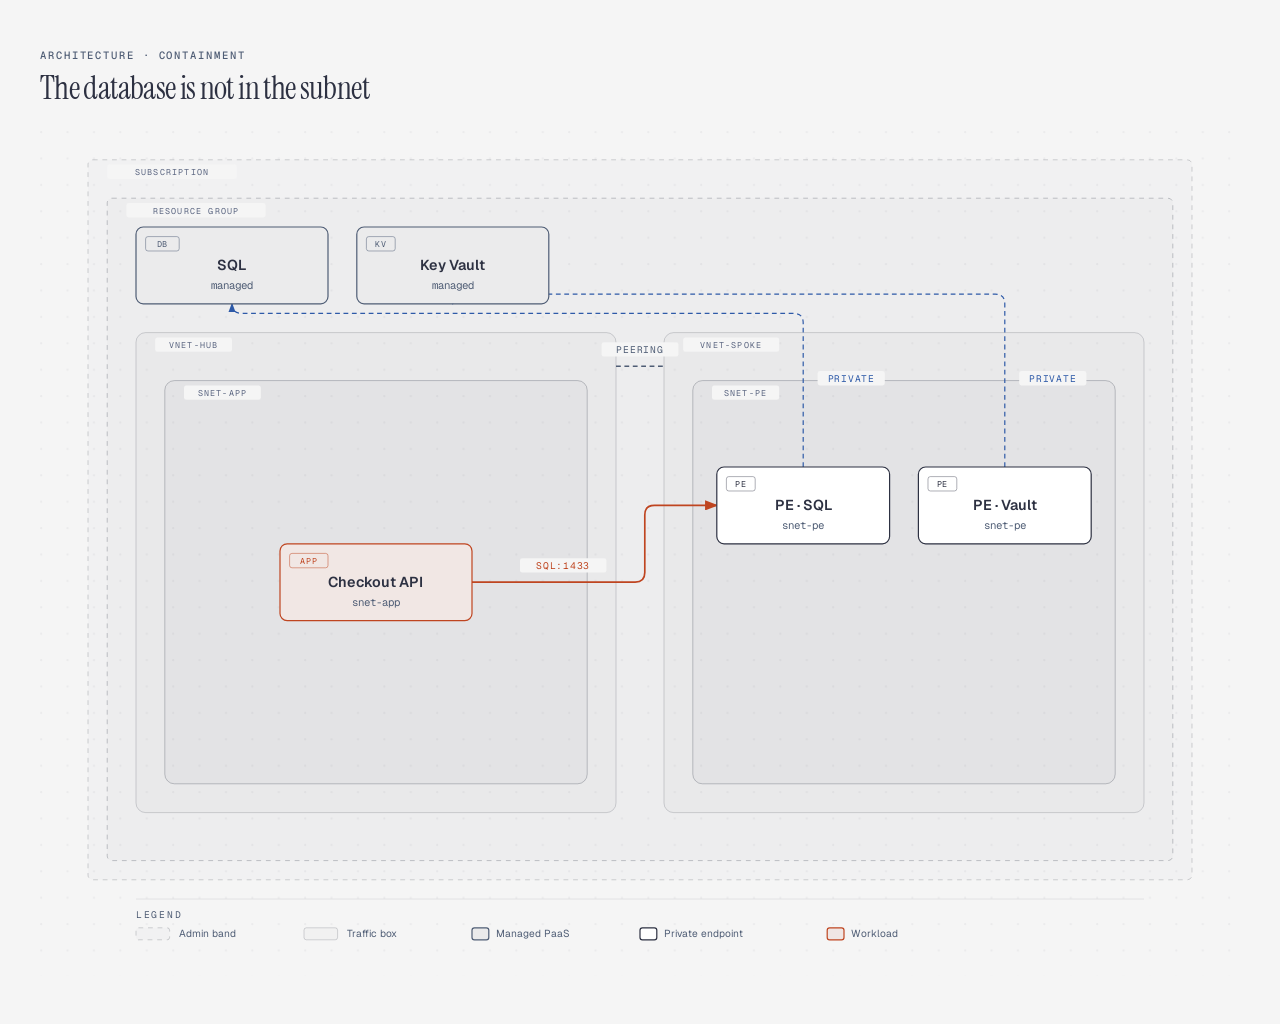
<file: .agents/skills/diagram-design/assets/example-architecture-containment.html>
<!DOCTYPE html>
<html lang="en">
<head>
  <meta charset="UTF-8">
  <meta name="viewport" content="width=device-width, initial-scale=1.0">
  <title>The database is not in the subnet · Architecture</title>
  <link href="https://fonts.googleapis.com/css2?family=Instrument+Serif:ital@0;1&family=Geist:wght@400;500;600&family=Geist+Mono:wght@400;500;600&display=swap" rel="stylesheet">
  <style>
    *, *::before, *::after { box-sizing: border-box; margin: 0; padding: 0; }
    :root {
      --color-paper:   #f5f5f5;
      --color-ink:     #2d3142;
      --color-muted:   #4f5d75;
      --color-accent:  #bf4520;
      --font-sans:     'Geist', system-ui, sans-serif;
      --font-serif:    'Instrument Serif', serif;
      --font-mono:     'Geist Mono', ui-monospace, monospace;
    }
    body {
      font-family: var(--font-sans);
      background: var(--color-paper);
      color: var(--color-ink);
      min-height: 100vh;
      display: flex;
      align-items: center;
      justify-content: center;
      padding: 3rem 2rem;
    }
    .frame { max-width: 1200px; width: 100%; }
    .diagram-container { width: 100%; overflow-x: auto; }
    .eyebrow {
      font-family: var(--font-mono);
      font-size: 0.66rem;
      font-weight: 500;
      letter-spacing: 0.18em;
      text-transform: uppercase;
      color: var(--color-muted);
      margin-bottom: 0.5rem;
    }
    h1 {
      font-family: var(--font-serif);
      font-size: clamp(1.5rem, 2.4vw + 0.75rem, 2rem);
      font-weight: 400;
      letter-spacing: -0.02em;
      line-height: 1.15;
      color: var(--color-ink);
      margin-bottom: 1.5rem;
    }
    svg { width: 100%; min-width: 1000px; display: block; }
    @media print {
      .diagram-container { overflow-x: visible; }
      svg { min-width: 0; }
    }
  </style>
</head>
<body>
  <div class="frame">
    <p class="eyebrow">Architecture · containment</p>
    <h1>The database is not in the subnet</h1>
    <div class="diagram-container">
      <svg viewBox="0 0 1000 704" xmlns="http://www.w3.org/2000/svg" role="img"
           aria-labelledby="architecture-containment-title architecture-containment-desc"
           data-grammar="architecture-containment">
        <title id="architecture-containment-title">The database is not in the subnet</title>
        <desc id="architecture-containment-desc">Nested administrative bands hold two peered virtual networks; private endpoints sit inside a subnet while their managed database and vault sit outside every traffic boundary.</desc>
        <defs>
          <pattern id="dots" width="22" height="22" patternUnits="userSpaceOnUse">
            <circle cx="1" cy="1" r="0.9" fill="rgba(45,49,66,0.10)"/>
          </pattern>
          <marker id="arrow" markerWidth="8" markerHeight="6" refX="7" refY="3" orient="auto"><polygon points="0 0, 8 3, 0 6" fill="#4f5d75"/></marker>
          <marker id="arrow-accent" markerWidth="8" markerHeight="6" refX="7" refY="3" orient="auto"><polygon points="0 0, 8 3, 0 6" fill="#bf4520"/></marker>
          <marker id="arrow-link" markerWidth="8" markerHeight="6" refX="7" refY="3" orient="auto"><polygon points="0 0, 8 3, 0 6" fill="#2e5aa8"/></marker>
        </defs>

        <rect width="100%" height="100%" fill="#f5f5f5"/>
        <rect width="100%" height="100%" fill="url(#dots)" opacity="0.55"/>

        <!-- Scopes, outer first. Admin = band (rx=4, dashed). Traffic = box (rx=8, solid). -->
        <rect data-role="bounds" data-scope-id="subscription" data-scope-kind="admin"
              x="40" y="24" width="920" height="600" rx="4"
              fill="rgba(45,49,66,0.015)" stroke="rgba(45,49,66,0.22)" stroke-width="0.8" stroke-dasharray="4,4"/>
        <rect x="56" y="28" width="108" height="12" rx="2" fill="#f5f5f5"/>
        <text x="110" y="37" fill="#5a6580" font-size="7" font-family="'Geist Mono', monospace"
              text-anchor="middle" letter-spacing="0.14em">SUBSCRIPTION</text>

        <rect data-role="bounds" data-scope-id="rg" data-scope-kind="admin" data-parent="subscription"
              x="56" y="56" width="888" height="552" rx="4"
              fill="rgba(45,49,66,0.02)" stroke="rgba(45,49,66,0.28)" stroke-width="0.8" stroke-dasharray="4,4"/>
        <rect x="72" y="60" width="116" height="12" rx="2" fill="#f5f5f5"/>
        <text x="130" y="69" fill="#5a6580" font-size="7" font-family="'Geist Mono', monospace"
              text-anchor="middle" letter-spacing="0.14em">RESOURCE GROUP</text>

        <rect data-role="bounds" data-scope-id="vnet-hub" data-scope-kind="traffic" data-parent="rg"
              x="80" y="168" width="400" height="400" rx="8"
              fill="rgba(45,49,66,0.02)" stroke="rgba(45,49,66,0.20)" stroke-width="0.8"/>
        <rect x="96" y="172" width="64" height="12" rx="2" fill="#f5f5f5"/>
        <text x="128" y="181" fill="#5a6580" font-size="7" font-family="'Geist Mono', monospace"
              text-anchor="middle" letter-spacing="0.14em">VNET-HUB</text>

        <rect data-role="bounds" data-scope-id="vnet-spoke" data-scope-kind="traffic" data-parent="rg"
              x="520" y="168" width="400" height="400" rx="8"
              fill="rgba(45,49,66,0.02)" stroke="rgba(45,49,66,0.20)" stroke-width="0.8"/>
        <rect x="536" y="172" width="80" height="12" rx="2" fill="#f5f5f5"/>
        <text x="576" y="181" fill="#5a6580" font-size="7" font-family="'Geist Mono', monospace"
              text-anchor="middle" letter-spacing="0.14em">VNET-SPOKE</text>

        <rect data-role="bounds" data-scope-id="snet-app" data-scope-kind="traffic" data-parent="vnet-hub"
              x="104" y="208" width="352" height="336" rx="8"
              fill="rgba(45,49,66,0.03)" stroke="rgba(45,49,66,0.28)" stroke-width="0.8"/>
        <rect x="120" y="212" width="64" height="12" rx="2" fill="#f5f5f5"/>
        <text x="152" y="221" fill="#5a6580" font-size="7" font-family="'Geist Mono', monospace"
              text-anchor="middle" letter-spacing="0.14em">SNET-APP</text>

        <rect data-role="bounds" data-scope-id="snet-pe" data-scope-kind="traffic" data-parent="vnet-spoke"
              x="544" y="208" width="352" height="336" rx="8"
              fill="rgba(45,49,66,0.03)" stroke="rgba(45,49,66,0.28)" stroke-width="0.8"/>
        <rect x="560" y="212" width="56" height="12" rx="2" fill="#f5f5f5"/>
        <text x="588" y="221" fill="#5a6580" font-size="7" font-family="'Geist Mono', monospace"
              text-anchor="middle" letter-spacing="0.14em">SNET-PE</text>

        <!-- Paths behind nodes -->
        <line data-peering="hub-spoke" data-from="vnet-hub" data-to="vnet-spoke"
              x1="480" y1="196" x2="520" y2="196"
              stroke="#4f5d75" stroke-width="1.2" stroke-dasharray="4,3"/>
        <path d="M 360,376 H 496 Q 504,376 504,368 V 320 Q 504,312 512,312 H 564"
              fill="none" stroke="#bf4520" stroke-width="1.4" marker-end="url(#arrow-accent)"/>
        <path d="M 636,280 V 160 Q 636,152 628,152 H 168 Q 160,152 160,144"
              fill="none" stroke="#2e5aa8" stroke-width="1" stroke-dasharray="4,3" marker-end="url(#arrow-link)"/>
        <path d="M 804,280 V 144 Q 804,136 796,136 H 352 Q 344,136 344,144"
              fill="none" stroke="#2e5aa8" stroke-width="1" stroke-dasharray="4,3" marker-end="url(#arrow-link)"/>

        <!-- Labels -->
        <rect x="468" y="176" width="64" height="12" rx="2" fill="#f5f5f5"/>
        <text x="500" y="185" fill="#4f5d75" font-size="8" font-family="'Geist Mono', monospace" text-anchor="middle" letter-spacing="0.08em">PEERING</text>
        <rect x="400" y="356" width="72" height="12" rx="2" fill="#f5f5f5"/>
        <text x="436" y="365" fill="#bf4520" font-size="8" font-family="'Geist Mono', monospace" text-anchor="middle" letter-spacing="0.08em">SQL:1433</text>
        <rect x="648" y="200" width="56" height="12" rx="2" fill="#f5f5f5"/>
        <text x="676" y="209" fill="#2e5aa8" font-size="8" font-family="'Geist Mono', monospace" text-anchor="middle" letter-spacing="0.08em">PRIVATE</text>
        <rect x="816" y="200" width="56" height="12" rx="2" fill="#f5f5f5"/>
        <text x="844" y="209" fill="#2e5aa8" font-size="8" font-family="'Geist Mono', monospace" text-anchor="middle" letter-spacing="0.08em">PRIVATE</text>

        <!-- Managed PaaS — inside the resource group, outside every traffic scope -->
        <g data-node-id="sql" data-kind="managed" data-parent="rg">
          <rect data-role="bounds" x="80" y="80" width="160" height="64" rx="6" fill="#f5f5f5"/>
          <rect x="80" y="80" width="160" height="64" rx="6" fill="rgba(45,49,66,0.05)" stroke="#4f5d75" stroke-width="1"/>
          <rect x="88" y="88" width="28" height="12" rx="2" fill="transparent" stroke="rgba(79,93,117,0.50)" stroke-width="0.8"/>
          <text x="102" y="97" fill="#4f5d75" font-size="7" font-family="'Geist Mono', monospace" text-anchor="middle" letter-spacing="0.08em">DB</text>
          <text x="160" y="116" fill="#2d3142" font-size="12" font-weight="600" font-family="'Geist', sans-serif" text-anchor="middle">SQL</text>
          <text x="160" y="132" fill="#4f5d75" font-size="9" font-family="'Geist Mono', monospace" text-anchor="middle">managed</text>
        </g>
        <g data-node-id="kv" data-kind="managed" data-parent="rg">
          <rect data-role="bounds" x="264" y="80" width="160" height="64" rx="6" fill="#f5f5f5"/>
          <rect x="264" y="80" width="160" height="64" rx="6" fill="rgba(45,49,66,0.05)" stroke="#4f5d75" stroke-width="1"/>
          <rect x="272" y="88" width="24" height="12" rx="2" fill="transparent" stroke="rgba(79,93,117,0.50)" stroke-width="0.8"/>
          <text x="284" y="97" fill="#4f5d75" font-size="7" font-family="'Geist Mono', monospace" text-anchor="middle" letter-spacing="0.08em">KV</text>
          <text x="344" y="116" fill="#2d3142" font-size="12" font-weight="600" font-family="'Geist', sans-serif" text-anchor="middle">Key Vault</text>
          <text x="344" y="132" fill="#4f5d75" font-size="9" font-family="'Geist Mono', monospace" text-anchor="middle">managed</text>
        </g>

        <!-- Compute inside the app subnet -->
        <g data-node-id="app" data-kind="compute" data-parent="snet-app">
          <rect data-role="bounds" x="200" y="344" width="160" height="64" rx="6" fill="#f5f5f5"/>
          <rect x="200" y="344" width="160" height="64" rx="6" fill="rgba(191,69,32,0.08)" stroke="#bf4520" stroke-width="1"/>
          <rect x="208" y="352" width="32" height="12" rx="2" fill="transparent" stroke="rgba(191,69,32,0.50)" stroke-width="0.8"/>
          <text x="224" y="361" fill="#bf4520" font-size="7" font-family="'Geist Mono', monospace" text-anchor="middle" letter-spacing="0.08em">APP</text>
          <text x="280" y="380" fill="#2d3142" font-size="12" font-weight="600" font-family="'Geist', sans-serif" text-anchor="middle">Checkout API</text>
          <text x="280" y="396" fill="#4f5d75" font-size="9" font-family="'Geist Mono', monospace" text-anchor="middle">snet-app</text>
        </g>

        <!-- Private endpoints inside the spoke subnet -->
        <g data-node-id="pe-sql" data-kind="endpoint" data-parent="snet-pe" data-target="sql">
          <rect data-role="bounds" x="564" y="280" width="144" height="64" rx="6" fill="#f5f5f5"/>
          <rect x="564" y="280" width="144" height="64" rx="6" fill="#ffffff" stroke="#2d3142" stroke-width="1"/>
          <rect x="572" y="288" width="24" height="12" rx="2" fill="transparent" stroke="rgba(45,49,66,0.40)" stroke-width="0.8"/>
          <text x="584" y="297" fill="#2d3142" font-size="7" font-family="'Geist Mono', monospace" text-anchor="middle" letter-spacing="0.08em">PE</text>
          <text x="636" y="316" fill="#2d3142" font-size="12" font-weight="600" font-family="'Geist', sans-serif" text-anchor="middle">PE · SQL</text>
          <text x="636" y="332" fill="#4f5d75" font-size="9" font-family="'Geist Mono', monospace" text-anchor="middle">snet-pe</text>
        </g>
        <g data-node-id="pe-kv" data-kind="endpoint" data-parent="snet-pe" data-target="kv">
          <rect data-role="bounds" x="732" y="280" width="144" height="64" rx="6" fill="#f5f5f5"/>
          <rect x="732" y="280" width="144" height="64" rx="6" fill="#ffffff" stroke="#2d3142" stroke-width="1"/>
          <rect x="740" y="288" width="24" height="12" rx="2" fill="transparent" stroke="rgba(45,49,66,0.40)" stroke-width="0.8"/>
          <text x="752" y="297" fill="#2d3142" font-size="7" font-family="'Geist Mono', monospace" text-anchor="middle" letter-spacing="0.08em">PE</text>
          <text x="804" y="316" fill="#2d3142" font-size="12" font-weight="600" font-family="'Geist', sans-serif" text-anchor="middle">PE · Vault</text>
          <text x="804" y="332" fill="#4f5d75" font-size="9" font-family="'Geist Mono', monospace" text-anchor="middle">snet-pe</text>
        </g>

        <!-- Legend -->
        <line x1="80" y1="640" x2="920" y2="640" stroke="rgba(45,49,66,0.10)" stroke-width="0.8"/>
        <text x="80" y="656" fill="#4f5d75" font-size="8" font-family="'Geist Mono', monospace" letter-spacing="0.18em">LEGEND</text>
        <rect x="80" y="664" width="28" height="10" rx="2" fill="rgba(45,49,66,0.015)" stroke="rgba(45,49,66,0.22)" stroke-width="0.8" stroke-dasharray="4,4"/>
        <text x="116" y="672" fill="#4f5d75" font-size="8.5" font-family="'Geist', sans-serif">Admin band</text>
        <rect x="220" y="664" width="28" height="10" rx="2" fill="rgba(45,49,66,0.02)" stroke="rgba(45,49,66,0.20)" stroke-width="0.8"/>
        <text x="256" y="672" fill="#4f5d75" font-size="8.5" font-family="'Geist', sans-serif">Traffic box</text>
        <rect x="360" y="664" width="14" height="10" rx="2" fill="rgba(45,49,66,0.05)" stroke="#4f5d75" stroke-width="1"/>
        <text x="380" y="672" fill="#4f5d75" font-size="8.5" font-family="'Geist', sans-serif">Managed PaaS</text>
        <rect x="500" y="664" width="14" height="10" rx="2" fill="#ffffff" stroke="#2d3142" stroke-width="1"/>
        <text x="520" y="672" fill="#4f5d75" font-size="8.5" font-family="'Geist', sans-serif">Private endpoint</text>
        <rect x="656" y="664" width="14" height="10" rx="2" fill="rgba(191,69,32,0.08)" stroke="#bf4520" stroke-width="1"/>
        <text x="676" y="672" fill="#4f5d75" font-size="8.5" font-family="'Geist', sans-serif">Workload</text>
      </svg>
    </div>
  </div>
</body>
</html>
</file>
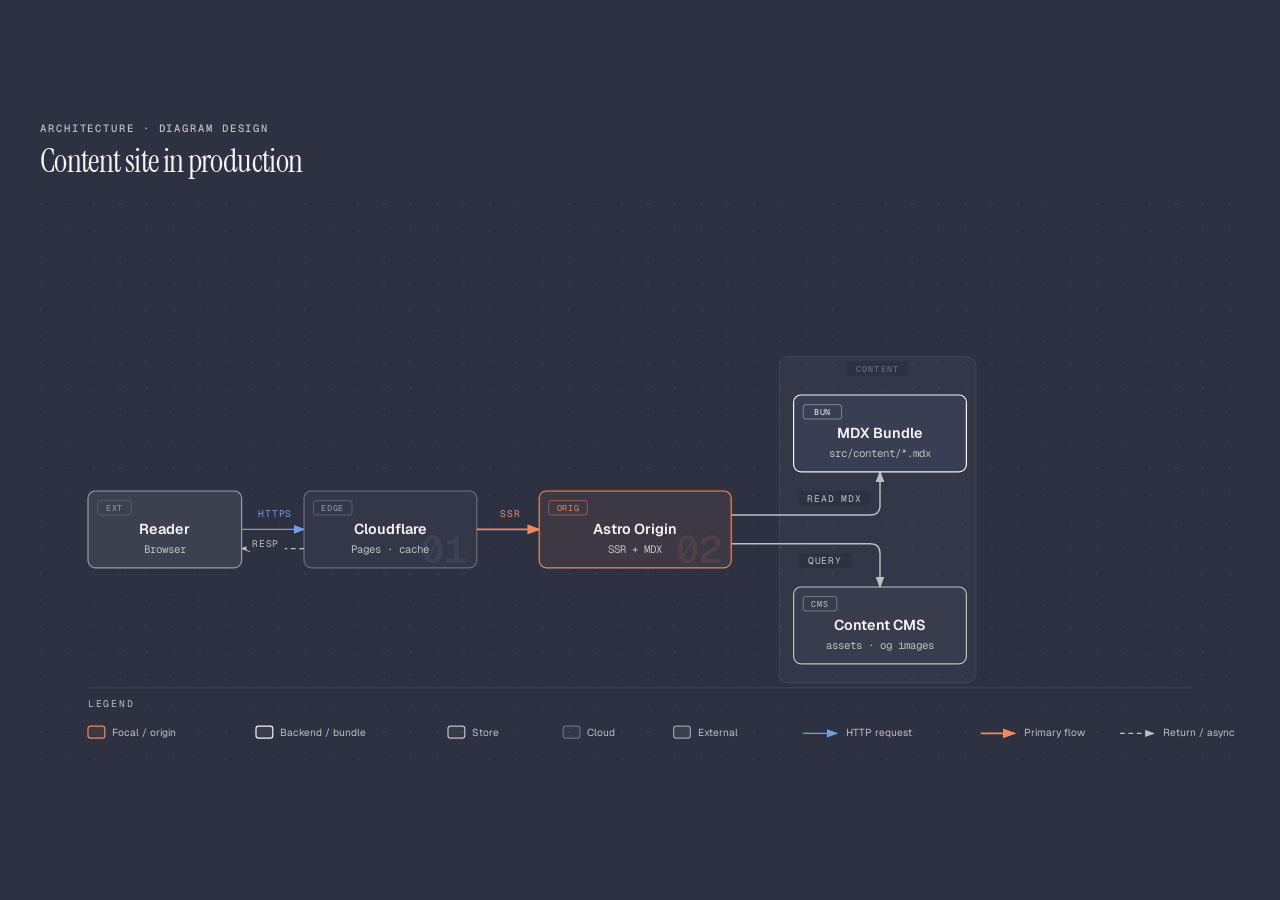
<file: .agents/skills/diagram-design/assets/example-architecture-dark.html>
<!DOCTYPE html>
<html lang="en">
<head>
  <meta charset="UTF-8">
  <meta name="viewport" content="width=device-width, initial-scale=1.0">
  <title>Content site · Architecture</title>
  <link href="https://fonts.googleapis.com/css2?family=Instrument+Serif:ital@0;1&family=Geist:wght@400;500;600&family=Geist+Mono:wght@400;500;600&display=swap" rel="stylesheet">
  <style>
    *, *::before, *::after { box-sizing: border-box; margin: 0; padding: 0; }
    :root {
      --color-paper:   #2d3142;
      --color-ink:     #f5f5f5;
      --color-muted:   #bfc0c0;
      --color-accent:  #f08a59;
      --font-sans:     'Geist', system-ui, sans-serif;
      --font-serif:    'Instrument Serif', serif;
      --font-mono:     'Geist Mono', ui-monospace, monospace;
    }

    body {
      font-family: var(--font-sans);
      background: var(--color-paper);
      color: var(--color-ink);
      min-height: 100vh;
      display: flex;
      align-items: center;
      justify-content: center;
      padding: 3rem 2rem;
    }

    .frame { max-width: 1200px; width: 100%; }

    .eyebrow {
      font-family: var(--font-mono);
      font-size: 0.66rem;
      font-weight: 500;
      letter-spacing: 0.18em;
      text-transform: uppercase;
      color: var(--color-muted);
      margin-bottom: 0.5rem;
    }

    h1 {
      font-family: var(--font-serif);
      font-size: clamp(1.5rem, 2.4vw + 0.75rem, 2rem);
      font-weight: 400;
      letter-spacing: -0.02em;
      line-height: 1.15;
      color: var(--color-ink);
      margin-bottom: 1.5rem;
    }

    svg { width: 100%; min-width: 900px; display: block; }
  </style>
</head>
<body>
  <div class="frame">
    <p class="eyebrow">Architecture · Diagram Design</p>
    <h1>Content site in production</h1>

    <svg viewBox="0 0 1000 480" xmlns="http://www.w3.org/2000/svg" role="img" aria-labelledby="architecture-dark-title architecture-dark-desc">
      <title id="architecture-dark-title">Content site in production</title>
      <desc id="architecture-dark-desc">Architecture diagram showing reader requests moving through Cloudflare to an Astro origin, MDX bundle, and content CMS.</desc>
        <defs>
          <pattern id="dots" width="22" height="22" patternUnits="userSpaceOnUse">
            <circle cx="1" cy="1" r="0.9" fill="rgba(245,245,245,0.10)"/>
          </pattern>
          <marker id="arrow" markerWidth="8" markerHeight="6" refX="7" refY="3" orient="auto"><polygon points="0 0, 8 3, 0 6" fill="#bfc0c0"/></marker>
          <marker id="arrow-accent" markerWidth="8" markerHeight="6" refX="7" refY="3" orient="auto"><polygon points="0 0, 8 3, 0 6" fill="#f08a59"/></marker>
          <marker id="arrow-link" markerWidth="8" markerHeight="6" refX="7" refY="3" orient="auto"><polygon points="0 0, 8 3, 0 6" fill="#739fdf"/></marker>
        </defs>

        <rect width="100%" height="100%" fill="#2d3142"/>
        <rect width="100%" height="100%" fill="url(#dots)" opacity="0.55"/>

        <!-- Zone: Content services (drawn before arrows and nodes) -->
        <rect x="616" y="128" width="164" height="272" rx="8"
              fill="rgba(245,245,245,0.03)" stroke="rgba(245,245,245,0.10)" stroke-width="0.8"/>
        <rect x="672" y="132" width="52" height="12" rx="2" fill="#2d3142"/>
        <text x="698" y="141" fill="rgba(245,245,245,0.35)" font-size="7" font-family="'Geist Mono', monospace"
              text-anchor="middle" letter-spacing="0.14em">CONTENT</text>

        <!-- Arrows first (behind boxes) -->
        <line x1="168" y1="272" x2="220" y2="272" stroke="#739fdf" stroke-width="1.2" marker-end="url(#arrow-link)"/>
        <line x1="364" y1="272" x2="416" y2="272" stroke="#f08a59" stroke-width="1.4" marker-end="url(#arrow-accent)"/>
        <path d="M 576,260 H 692 Q 700,260 700,252 V 224"
              fill="none" stroke="#bfc0c0" stroke-width="1.2" marker-end="url(#arrow)"/>
        <path d="M 576,284 H 692 Q 700,284 700,292 V 320"
              fill="none" stroke="#bfc0c0" stroke-width="1.2" marker-end="url(#arrow)"/>

        <!-- Dashed return: Cloudflare→Reader (cached HTML) -->
        <path d="M 220,288 H 168" fill="none" stroke="#bfc0c0" stroke-width="1" stroke-dasharray="4,3" marker-end="url(#arrow)"/>

        <!-- Arrow labels -->
        <rect x="172" y="252" width="48" height="12" rx="2" fill="#2d3142"/>
        <text x="196" y="262" fill="#739fdf" font-size="8" font-family="'Geist Mono', monospace" text-anchor="middle" letter-spacing="0.08em">HTTPS</text>

        <rect x="172" y="278" width="32" height="12" rx="2" fill="#2d3142"/>
        <text x="188" y="287" fill="#bfc0c0" font-size="8" font-family="'Geist Mono', monospace" text-anchor="middle" letter-spacing="0.08em">RESP</text>

        <rect x="368" y="252" width="48" height="12" rx="2" fill="#2d3142"/>
        <text x="392" y="262" fill="#f08a59" font-size="8" font-family="'Geist Mono', monospace" text-anchor="middle" letter-spacing="0.08em">SSR</text>

        <rect x="632" y="240" width="60" height="12" rx="2" fill="#2d3142"/>
        <text x="662" y="249" fill="#bfc0c0" font-size="8" font-family="'Geist Mono', monospace" text-anchor="middle" letter-spacing="0.08em">READ MDX</text>

        <rect x="632" y="292" width="44" height="12" rx="2" fill="#2d3142"/>
        <text x="654" y="301" fill="#bfc0c0" font-size="8" font-family="'Geist Mono', monospace" text-anchor="middle" letter-spacing="0.08em">QUERY</text>

        <!-- Node: Reader -->
        <rect x="40" y="240" width="128" height="64" rx="6" fill="#2d3142"/>
        <rect x="40" y="240" width="128" height="64" rx="6" fill="rgba(191,192,192,0.10)" stroke="#949eb2" stroke-width="1"/>
        <rect x="48" y="248" width="28" height="12" rx="2" fill="transparent" stroke="rgba(142,140,131,0.40)" stroke-width="0.8"/>
        <text x="62" y="257" fill="#949eb2" font-size="7" font-family="'Geist Mono', monospace" text-anchor="middle" letter-spacing="0.08em">EXT</text>
        <text x="104" y="276" fill="#f5f5f5" font-size="12" font-weight="600" font-family="'Geist', sans-serif" text-anchor="middle">Reader</text>
        <text x="104" y="292" fill="#bfc0c0" font-size="9" font-family="'Geist Mono', monospace" text-anchor="middle">Browser</text>

        <!-- Node: Cloudflare -->
        <rect x="220" y="240" width="144" height="64" rx="6" fill="#2d3142"/>
        <rect x="220" y="240" width="144" height="64" rx="6" fill="rgba(245,245,245,0.03)" stroke="rgba(245,245,245,0.30)" stroke-width="1"/>
        <rect x="228" y="248" width="32" height="12" rx="2" fill="transparent" stroke="rgba(245,245,245,0.22)" stroke-width="0.8"/>
        <text x="244" y="257" fill="#949eb2" font-size="7" font-family="'Geist Mono', monospace" text-anchor="middle" letter-spacing="0.08em">EDGE</text>
        <text x="356" y="300" fill="rgba(245,245,245,0.06)" font-size="32" font-weight="600" font-family="'Geist Mono', monospace" text-anchor="end">01</text>
        <text x="292" y="276" fill="#f5f5f5" font-size="12" font-weight="600" font-family="'Geist', sans-serif" text-anchor="middle">Cloudflare</text>
        <text x="292" y="292" fill="#bfc0c0" font-size="9" font-family="'Geist Mono', monospace" text-anchor="middle">Pages · cache</text>

        <!-- Node: Astro (focal coral) -->
        <rect x="416" y="240" width="160" height="64" rx="6" fill="#2d3142"/>
        <rect x="416" y="240" width="160" height="64" rx="6" fill="rgba(240,138,89,0.08)" stroke="#f08a59" stroke-width="1"/>
        <rect x="424" y="248" width="32" height="12" rx="2" fill="transparent" stroke="rgba(240,138,89,0.50)" stroke-width="0.8"/>
        <text x="440" y="257" fill="#f08a59" font-size="7" font-family="'Geist Mono', monospace" text-anchor="middle" letter-spacing="0.08em">ORIG</text>
        <text x="568" y="300" fill="rgba(240,138,89,0.10)" font-size="32" font-weight="600" font-family="'Geist Mono', monospace" text-anchor="end">02</text>
        <text x="496" y="276" fill="#f5f5f5" font-size="12" font-weight="600" font-family="'Geist', sans-serif" text-anchor="middle">Astro Origin</text>
        <text x="496" y="292" fill="#bfc0c0" font-size="9" font-family="'Geist Mono', monospace" text-anchor="middle">SSR + MDX</text>

        <!-- Node: MDX Bundle -->
        <rect x="628" y="160" width="144" height="64" rx="6" fill="#2d3142"/>
        <rect x="628" y="160" width="144" height="64" rx="6" fill="#393e53" stroke="#f5f5f5" stroke-width="1"/>
        <rect x="636" y="168" width="32" height="12" rx="2" fill="transparent" stroke="rgba(245,245,245,0.40)" stroke-width="0.8"/>
        <text x="652" y="177" fill="#f5f5f5" font-size="7" font-family="'Geist Mono', monospace" text-anchor="middle" letter-spacing="0.08em">BUN</text>
        <text x="700" y="196" fill="#f5f5f5" font-size="12" font-weight="600" font-family="'Geist', sans-serif" text-anchor="middle">MDX Bundle</text>
        <text x="700" y="212" fill="#bfc0c0" font-size="9" font-family="'Geist Mono', monospace" text-anchor="middle">src/content/*.mdx</text>

        <!-- Node: Content CMS -->
        <rect x="628" y="320" width="144" height="64" rx="6" fill="#2d3142"/>
        <rect x="628" y="320" width="144" height="64" rx="6" fill="rgba(245,245,245,0.05)" stroke="#bfc0c0" stroke-width="1"/>
        <rect x="636" y="328" width="28" height="12" rx="2" fill="transparent" stroke="rgba(191,192,192,0.50)" stroke-width="0.8"/>
        <text x="650" y="337" fill="#bfc0c0" font-size="7" font-family="'Geist Mono', monospace" text-anchor="middle" letter-spacing="0.08em">CMS</text>
        <text x="700" y="356" fill="#f5f5f5" font-size="12" font-weight="600" font-family="'Geist', sans-serif" text-anchor="middle">Content CMS</text>
        <text x="700" y="372" fill="#bfc0c0" font-size="9" font-family="'Geist Mono', monospace" text-anchor="middle">assets · og images</text>

        <!-- Legend strip -->
        <line x1="40" y1="404" x2="960" y2="404" stroke="rgba(245,245,245,0.10)" stroke-width="0.8"/>
        <text x="40" y="420" fill="#bfc0c0" font-size="8" font-family="'Geist Mono', monospace" letter-spacing="0.18em">LEGEND</text>

        <rect x="40" y="436" width="14" height="10" rx="2" fill="rgba(240,138,89,0.08)" stroke="#f08a59" stroke-width="1"/>
        <text x="60" y="444" fill="#bfc0c0" font-size="8.5" font-family="'Geist', sans-serif">Focal / origin</text>

        <rect x="180" y="436" width="14" height="10" rx="2" fill="#393e53" stroke="#f5f5f5" stroke-width="1"/>
        <text x="200" y="444" fill="#bfc0c0" font-size="8.5" font-family="'Geist', sans-serif">Backend / bundle</text>

        <rect x="340" y="436" width="14" height="10" rx="2" fill="rgba(245,245,245,0.05)" stroke="#bfc0c0" stroke-width="1"/>
        <text x="360" y="444" fill="#bfc0c0" font-size="8.5" font-family="'Geist', sans-serif">Store</text>

        <rect x="436" y="436" width="14" height="10" rx="2" fill="rgba(245,245,245,0.03)" stroke="rgba(245,245,245,0.30)" stroke-width="1"/>
        <text x="456" y="444" fill="#bfc0c0" font-size="8.5" font-family="'Geist', sans-serif">Cloud</text>

        <rect x="528" y="436" width="14" height="10" rx="2" fill="rgba(191,192,192,0.10)" stroke="#949eb2" stroke-width="1"/>
        <text x="548" y="444" fill="#bfc0c0" font-size="8.5" font-family="'Geist', sans-serif">External</text>

        <line x1="636" y1="442" x2="664" y2="442" stroke="#739fdf" stroke-width="1.2" marker-end="url(#arrow-link)"/>
        <text x="672" y="444" fill="#bfc0c0" font-size="8.5" font-family="'Geist', sans-serif">HTTP request</text>

        <line x1="784" y1="442" x2="812" y2="442" stroke="#f08a59" stroke-width="1.4" marker-end="url(#arrow-accent)"/>
        <text x="820" y="444" fill="#bfc0c0" font-size="8.5" font-family="'Geist', sans-serif">Primary flow</text>

        <line x1="900" y1="442" x2="928" y2="442" stroke="#bfc0c0" stroke-width="1" stroke-dasharray="4,3" marker-end="url(#arrow)"/>
        <text x="936" y="444" fill="#bfc0c0" font-size="8.5" font-family="'Geist', sans-serif">Return / async</text>
      </svg>
  </div>
</body>
</html>
</file>
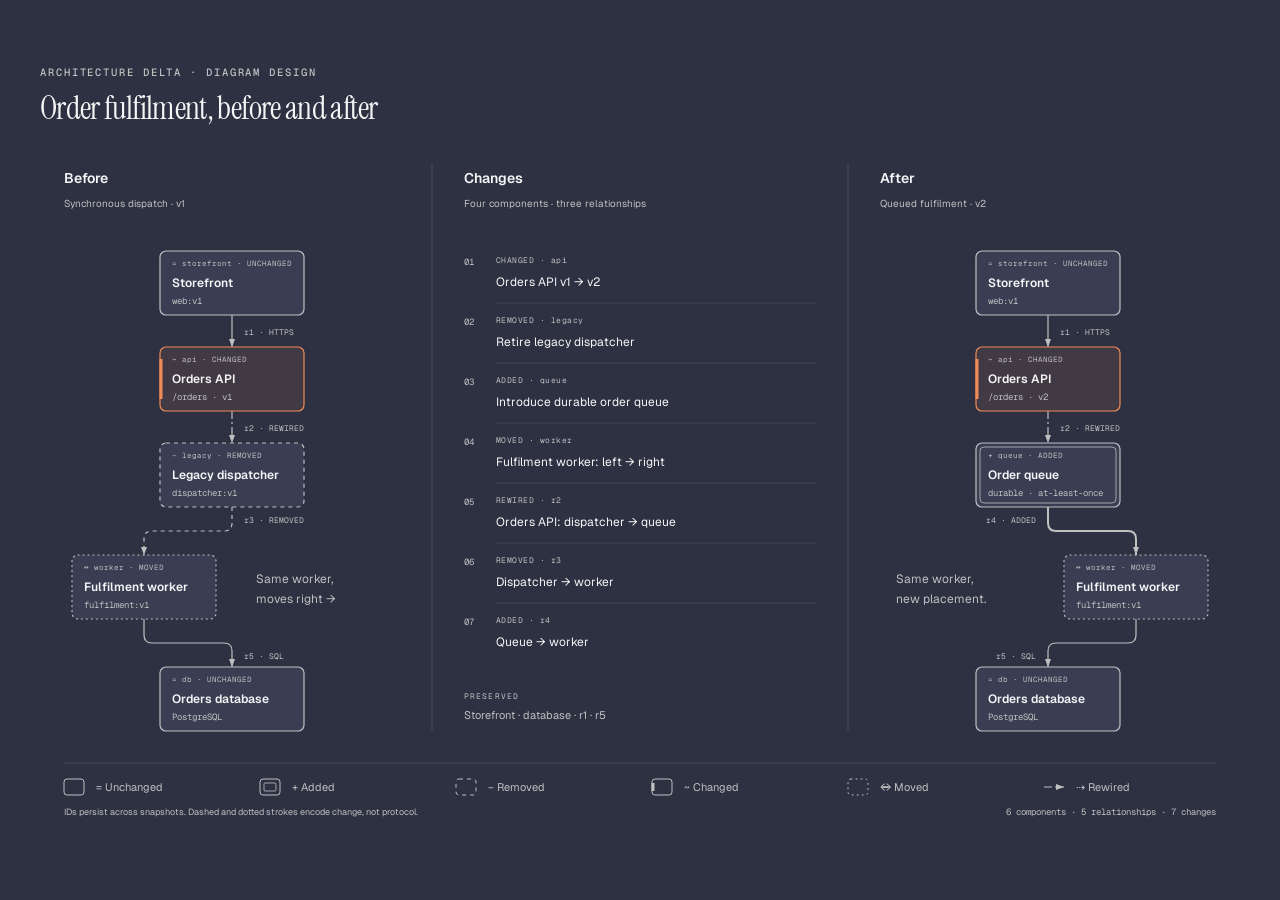
<file: .agents/skills/diagram-design/assets/example-architecture-delta-dark.html>
<!DOCTYPE html>
<html lang="en">
<head>
  <meta charset="UTF-8">
  <meta name="viewport" content="width=device-width, initial-scale=1.0">
  <title>Order fulfilment · Architecture delta</title>
  <link href="https://fonts.googleapis.com/css2?family=Instrument+Serif:ital@0;1&family=Geist:wght@400;500;600&family=Geist+Mono:wght@400;500;600&display=swap" rel="stylesheet">
  <style>
    *, *::before, *::after { box-sizing: border-box; margin: 0; padding: 0; }
    :root {
      --color-paper: #2d3142;
      --color-ink: #f5f5f5;
      --color-muted: #bfc0c0;
      --color-rule: rgba(245,245,245,0.12);
      --color-accent: #f08a59;
      --font-sans: 'Geist', system-ui, sans-serif;
      --font-serif: 'Instrument Serif', serif;
      --font-mono: 'Geist Mono', ui-monospace, monospace;
    }
    body { font-family: var(--font-sans); color: var(--color-ink); background: var(--color-paper); min-height: 100vh; padding: 3rem 2rem; display: flex; align-items: center; justify-content: center; }
    .frame { width: 100%; max-width: 1200px; min-width: 0; margin: 0 auto; }
    .eyebrow { font-family: var(--font-mono); font-size: 0.66rem; font-weight: 500; letter-spacing: 0.18em; text-transform: uppercase; color: var(--color-muted); margin-bottom: 0.75rem; }
    h1 { font-family: var(--font-serif); font-size: clamp(1.75rem, 3vw + 1rem, 2rem); line-height: 1.1; font-weight: 400; letter-spacing: -0.02em; margin-bottom: 1.75rem; }
    .subtitle { max-width: 64ch; font-size: 0.9375rem; line-height: 1.6; color: var(--color-muted); margin-bottom: 2rem; }
    .diagram-container { width: 100%; overflow-x: auto; }
    .diagram-container:focus-visible { outline: 2px solid var(--color-muted); outline-offset: 4px; }
    svg { display: block; width: 100%; min-width: 1100px; }
    .scroll-hint { display: none; margin: 1rem 0 0; font-size: 0.8125rem; color: var(--color-muted); }
    @media (max-width: 700px) { body { padding: 2rem 1rem; } .scroll-hint { display: block; } }
  </style>
</head>
<body>
  <main class="frame">
    <p class="eyebrow">Architecture delta · Diagram Design</p>
    <h1>Order fulfilment, before and after</h1>

    <div class="diagram-container" role="region" aria-label="Before, changes, and after architecture comparison; scroll horizontally on narrow screens" tabindex="0">
      <svg viewBox="0 0 1200 680" xmlns="http://www.w3.org/2000/svg" data-diagram="architecture-delta" role="img" aria-labelledby="architecture-delta-dark-title architecture-delta-dark-desc">
        <title id="architecture-delta-dark-title">Order fulfilment, before and after</title>
        <desc id="architecture-delta-dark-desc">A durable order queue replaces the legacy dispatcher, Orders API changes from v1 to v2, the fulfilment worker moves without changing implementation, and the storefront and database stay unchanged, with seven component and relationship changes listed between both snapshots.</desc>
        <defs>
          <marker id="architecture-delta-dark-arrow" markerWidth="8" markerHeight="6" refX="8" refY="3" orient="auto" markerUnits="userSpaceOnUse"><polygon points="0 0, 8 3, 0 6" fill="#bfc0c0"/></marker>
        </defs>
        <rect width="1200" height="680" fill="#2d3142"/>
        <text x="24" y="28" fill="#f5f5f5" font-size="14" font-family="'Geist', sans-serif" font-weight="600">Before</text>
        <text x="24" y="52" fill="#bfc0c0" font-size="10" font-family="'Geist', sans-serif" >Synchronous dispatch · v1</text>
        <text x="424" y="28" fill="#f5f5f5" font-size="14" font-family="'Geist', sans-serif" font-weight="600">Changes</text>
        <text x="424" y="52" fill="#bfc0c0" font-size="10" font-family="'Geist', sans-serif" >Four components · three relationships</text>
        <text x="840" y="28" fill="#f5f5f5" font-size="14" font-family="'Geist', sans-serif" font-weight="600">After</text>
        <text x="840" y="52" fill="#bfc0c0" font-size="10" font-family="'Geist', sans-serif" >Queued fulfilment · v2</text>
        <path d="M 392 8 V 576 M 808 8 V 576" stroke="rgba(245,245,245,0.12)" stroke-width="1"/>
        <g data-snapshot="before" transform="translate(24 96)" data-grid="336 480 4">
<!-- Relationships precede components; endpoints meet the declared bounds. -->
<path data-kind="relationship" data-object-id="r1" data-status="unchanged" data-signature="https:create" data-from="storefront" data-to="api" d="M 168 64 V 96" fill="none" stroke="#bfc0c0" stroke-width="1.2" marker-end="url(#architecture-delta-dark-arrow)"/>
<path data-kind="relationship" data-object-id="r2" data-status="rewired" data-signature="submit-order" data-from="api" data-to="legacy" d="M 168 160 V 192" fill="none" stroke="#bfc0c0" stroke-width="1.2" stroke-dasharray="8 3 2 3" marker-end="url(#architecture-delta-dark-arrow)"/>
<path data-kind="relationship" data-object-id="r3" data-status="removed" data-signature="dispatch" data-from="legacy" data-to="worker" d="M 168 256 V 272 Q 168 280 160 280 H 88 Q 80 280 80 288 V 304" fill="none" stroke="#bfc0c0" stroke-width="1.2" stroke-dasharray="4 4" marker-end="url(#architecture-delta-dark-arrow)"/>
<path data-kind="relationship" data-object-id="r5" data-status="unchanged" data-signature="write-order" data-from="worker" data-to="db" d="M 80 368 V 384 Q 80 392 88 392 H 160 Q 168 392 168 400 V 416" fill="none" stroke="#bfc0c0" stroke-width="1.2" marker-end="url(#architecture-delta-dark-arrow)"/>
<rect x="176" y="72" width="92" height="16" rx="2" fill="#2d3142"/>
<text x="180" y="84" fill="#bfc0c0" font-size="8" font-family="'Geist Mono', monospace" >r1 · HTTPS</text>
<rect x="176" y="168" width="92" height="16" rx="2" fill="#2d3142"/>
<text x="180" y="180" fill="#bfc0c0" font-size="8" font-family="'Geist Mono', monospace" >r2 · REWIRED</text>
<rect x="176" y="260" width="92" height="16" rx="2" fill="#2d3142"/>
<text x="180" y="272" fill="#bfc0c0" font-size="8" font-family="'Geist Mono', monospace" >r3 · REMOVED</text>
<rect x="176" y="396" width="68" height="16" rx="2" fill="#2d3142"/>
<text x="180" y="408" fill="#bfc0c0" font-size="8" font-family="'Geist Mono', monospace" >r5 · SQL</text>
<g data-kind="component" data-object-id="storefront" data-status="unchanged" data-signature="web:v1">
<rect data-role="bounds" x="96" y="0" width="144" height="64" rx="6" fill="#393e53" stroke="#bfc0c0" stroke-width="1.2"/>
<text x="108" y="15" fill="#bfc0c0" font-size="7.5" font-family="'Geist Mono', monospace" >= storefront · UNCHANGED</text>
<text x="108" y="36" fill="#f5f5f5" font-size="12" font-family="'Geist', sans-serif" font-weight="600">Storefront</text>
<text x="108" y="53" fill="#bfc0c0" font-size="9" font-family="'Geist Mono', monospace" >web:v1</text>
</g>
<g data-kind="component" data-object-id="api" data-status="changed" data-signature="orders:v1">
<rect data-role="bounds" x="96" y="96" width="144" height="64" rx="6" fill="rgba(240,138,89,0.10)" stroke="#f08a59" stroke-width="1.2"/>
<path d="M 97 108 V 148" fill="none" stroke="#f08a59" stroke-width="3"/>
<text x="108" y="111" fill="#bfc0c0" font-size="7.5" font-family="'Geist Mono', monospace" >~ api · CHANGED</text>
<text x="108" y="132" fill="#f5f5f5" font-size="12" font-family="'Geist', sans-serif" font-weight="600">Orders API</text>
<text x="108" y="149" fill="#bfc0c0" font-size="9" font-family="'Geist Mono', monospace" >/orders · v1</text>
</g>
<g data-kind="component" data-object-id="legacy" data-status="removed" data-signature="dispatcher:v1">
<rect data-role="bounds" x="96" y="192" width="144" height="64" rx="6" fill="#393e53" stroke="#bfc0c0" stroke-width="1.2" stroke-dasharray="4 4"/>
<text x="108" y="207" fill="#bfc0c0" font-size="7.5" font-family="'Geist Mono', monospace" >− legacy · REMOVED</text>
<text x="108" y="228" fill="#f5f5f5" font-size="12" font-family="'Geist', sans-serif" font-weight="600">Legacy dispatcher</text>
<text x="108" y="245" fill="#bfc0c0" font-size="9" font-family="'Geist Mono', monospace" >dispatcher:v1</text>
</g>
<g data-kind="component" data-object-id="worker" data-status="moved" data-signature="fulfilment:v1">
<rect data-role="bounds" x="8" y="304" width="144" height="64" rx="6" fill="#393e53" stroke="#bfc0c0" stroke-width="1.2" stroke-dasharray="1 4" stroke-linecap="round"/>
<text x="20" y="319" fill="#bfc0c0" font-size="7.5" font-family="'Geist Mono', monospace" >↔ worker · MOVED</text>
<text x="20" y="340" fill="#f5f5f5" font-size="12" font-family="'Geist', sans-serif" font-weight="600">Fulfilment worker</text>
<text x="20" y="357" fill="#bfc0c0" font-size="9" font-family="'Geist Mono', monospace" >fulfilment:v1</text>
</g>
<g data-kind="component" data-object-id="db" data-status="unchanged" data-signature="orders:postgres">
<rect data-role="bounds" x="96" y="416" width="144" height="64" rx="6" fill="#393e53" stroke="#bfc0c0" stroke-width="1.2"/>
<text x="108" y="431" fill="#bfc0c0" font-size="7.5" font-family="'Geist Mono', monospace" >= db · UNCHANGED</text>
<text x="108" y="452" fill="#f5f5f5" font-size="12" font-family="'Geist', sans-serif" font-weight="600">Orders database</text>
<text x="108" y="469" fill="#bfc0c0" font-size="9" font-family="'Geist Mono', monospace" >PostgreSQL</text>
</g>
<text x="192" y="332" fill="#bfc0c0" font-size="12" font-family="'Geist', sans-serif" >Same worker,</text>
<text x="192" y="352" fill="#bfc0c0" font-size="12" font-family="'Geist', sans-serif" >moves right →</text>
</g>
        <text x="424" y="110" fill="#bfc0c0" font-size="9" font-family="'Geist Mono', monospace" >01</text>
<text x="456" y="108" data-change="CHANGED" data-target="api" fill="#bfc0c0" font-size="8" font-family="'Geist Mono', monospace" letter-spacing="0.06em">CHANGED · api<tspan x="456" y="131" fill="#f5f5f5" font-size="12" font-family="'Geist', sans-serif" letter-spacing="0">Orders API v1 → v2</tspan></text>
<path d="M 456 148 H 776" stroke="rgba(245,245,245,0.12)" stroke-width="0.8"/>
<text x="424" y="170" fill="#bfc0c0" font-size="9" font-family="'Geist Mono', monospace" >02</text>
<text x="456" y="168" data-change="REMOVED" data-target="legacy" fill="#bfc0c0" font-size="8" font-family="'Geist Mono', monospace" letter-spacing="0.06em">REMOVED · legacy<tspan x="456" y="191" fill="#f5f5f5" font-size="12" font-family="'Geist', sans-serif" letter-spacing="0">Retire legacy dispatcher</tspan></text>
<path d="M 456 208 H 776" stroke="rgba(245,245,245,0.12)" stroke-width="0.8"/>
<text x="424" y="230" fill="#bfc0c0" font-size="9" font-family="'Geist Mono', monospace" >03</text>
<text x="456" y="228" data-change="ADDED" data-target="queue" fill="#bfc0c0" font-size="8" font-family="'Geist Mono', monospace" letter-spacing="0.06em">ADDED · queue<tspan x="456" y="251" fill="#f5f5f5" font-size="12" font-family="'Geist', sans-serif" letter-spacing="0">Introduce durable order queue</tspan></text>
<path d="M 456 268 H 776" stroke="rgba(245,245,245,0.12)" stroke-width="0.8"/>
<text x="424" y="290" fill="#bfc0c0" font-size="9" font-family="'Geist Mono', monospace" >04</text>
<text x="456" y="288" data-change="MOVED" data-target="worker" fill="#bfc0c0" font-size="8" font-family="'Geist Mono', monospace" letter-spacing="0.06em">MOVED · worker<tspan x="456" y="311" fill="#f5f5f5" font-size="12" font-family="'Geist', sans-serif" letter-spacing="0">Fulfilment worker: left → right</tspan></text>
<path d="M 456 328 H 776" stroke="rgba(245,245,245,0.12)" stroke-width="0.8"/>
<text x="424" y="350" fill="#bfc0c0" font-size="9" font-family="'Geist Mono', monospace" >05</text>
<text x="456" y="348" data-change="REWIRED" data-target="r2" fill="#bfc0c0" font-size="8" font-family="'Geist Mono', monospace" letter-spacing="0.06em">REWIRED · r2<tspan x="456" y="371" fill="#f5f5f5" font-size="12" font-family="'Geist', sans-serif" letter-spacing="0">Orders API: dispatcher → queue</tspan></text>
<path d="M 456 388 H 776" stroke="rgba(245,245,245,0.12)" stroke-width="0.8"/>
<text x="424" y="410" fill="#bfc0c0" font-size="9" font-family="'Geist Mono', monospace" >06</text>
<text x="456" y="408" data-change="REMOVED" data-target="r3" fill="#bfc0c0" font-size="8" font-family="'Geist Mono', monospace" letter-spacing="0.06em">REMOVED · r3<tspan x="456" y="431" fill="#f5f5f5" font-size="12" font-family="'Geist', sans-serif" letter-spacing="0">Dispatcher → worker</tspan></text>
<path d="M 456 448 H 776" stroke="rgba(245,245,245,0.12)" stroke-width="0.8"/>
<text x="424" y="470" fill="#bfc0c0" font-size="9" font-family="'Geist Mono', monospace" >07</text>
<text x="456" y="468" data-change="ADDED" data-target="r4" fill="#bfc0c0" font-size="8" font-family="'Geist Mono', monospace" letter-spacing="0.06em">ADDED · r4<tspan x="456" y="491" fill="#f5f5f5" font-size="12" font-family="'Geist', sans-serif" letter-spacing="0">Queue → worker</tspan></text>
<text x="424" y="544" fill="#bfc0c0" font-size="8" font-family="'Geist Mono', monospace" letter-spacing="0.14em">PRESERVED</text>
<text x="424" y="564" fill="#bfc0c0" font-size="11" font-family="'Geist', sans-serif" >Storefront · database · r1 · r5</text>
        <g data-snapshot="after" transform="translate(840 96)" data-grid="336 480 4">
<!-- Relationships precede components; endpoints meet the declared bounds. -->
<path data-kind="relationship" data-object-id="r1" data-status="unchanged" data-signature="https:create" data-from="storefront" data-to="api" d="M 168 64 V 96" fill="none" stroke="#bfc0c0" stroke-width="1.2" marker-end="url(#architecture-delta-dark-arrow)"/>
<path data-kind="relationship" data-object-id="r2" data-status="rewired" data-signature="submit-order" data-from="api" data-to="queue" d="M 168 160 V 192" fill="none" stroke="#bfc0c0" stroke-width="1.2" stroke-dasharray="8 3 2 3" marker-end="url(#architecture-delta-dark-arrow)"/>
<path data-kind="relationship" data-object-id="r4" data-status="added" data-signature="deliver" data-from="queue" data-to="worker" d="M 168 256 V 272 Q 168 280 176 280 H 248 Q 256 280 256 288 V 304" fill="none" stroke="#bfc0c0" stroke-width="2" marker-end="url(#architecture-delta-dark-arrow)"/>
<path data-kind="relationship" data-object-id="r5" data-status="unchanged" data-signature="write-order" data-from="worker" data-to="db" d="M 256 368 V 384 Q 256 392 248 392 H 176 Q 168 392 168 400 V 416" fill="none" stroke="#bfc0c0" stroke-width="1.2" marker-end="url(#architecture-delta-dark-arrow)"/>
<rect x="176" y="72" width="92" height="16" rx="2" fill="#2d3142"/>
<text x="180" y="84" fill="#bfc0c0" font-size="8" font-family="'Geist Mono', monospace" >r1 · HTTPS</text>
<rect x="176" y="168" width="92" height="16" rx="2" fill="#2d3142"/>
<text x="180" y="180" fill="#bfc0c0" font-size="8" font-family="'Geist Mono', monospace" >r2 · REWIRED</text>
<rect x="68" y="260" width="92" height="16" rx="2" fill="#2d3142"/>
<text x="156" y="272" fill="#bfc0c0" font-size="8" font-family="'Geist Mono', monospace" text-anchor="end">r4 · ADDED</text>
<rect x="92" y="396" width="68" height="16" rx="2" fill="#2d3142"/>
<text x="156" y="408" fill="#bfc0c0" font-size="8" font-family="'Geist Mono', monospace" text-anchor="end">r5 · SQL</text>
<g data-kind="component" data-object-id="storefront" data-status="unchanged" data-signature="web:v1">
<rect data-role="bounds" x="96" y="0" width="144" height="64" rx="6" fill="#393e53" stroke="#bfc0c0" stroke-width="1.2"/>
<text x="108" y="15" fill="#bfc0c0" font-size="7.5" font-family="'Geist Mono', monospace" >= storefront · UNCHANGED</text>
<text x="108" y="36" fill="#f5f5f5" font-size="12" font-family="'Geist', sans-serif" font-weight="600">Storefront</text>
<text x="108" y="53" fill="#bfc0c0" font-size="9" font-family="'Geist Mono', monospace" >web:v1</text>
</g>
<g data-kind="component" data-object-id="api" data-status="changed" data-signature="orders:v2">
<rect data-role="bounds" x="96" y="96" width="144" height="64" rx="6" fill="rgba(240,138,89,0.10)" stroke="#f08a59" stroke-width="1.2"/>
<path d="M 97 108 V 148" fill="none" stroke="#f08a59" stroke-width="3"/>
<text x="108" y="111" fill="#bfc0c0" font-size="7.5" font-family="'Geist Mono', monospace" >~ api · CHANGED</text>
<text x="108" y="132" fill="#f5f5f5" font-size="12" font-family="'Geist', sans-serif" font-weight="600">Orders API</text>
<text x="108" y="149" fill="#bfc0c0" font-size="9" font-family="'Geist Mono', monospace" >/orders · v2</text>
</g>
<g data-kind="component" data-object-id="queue" data-status="added" data-signature="orders:durable:v1">
<rect data-role="bounds" x="96" y="192" width="144" height="64" rx="6" fill="#393e53" stroke="#bfc0c0" stroke-width="1.2"/>
<rect x="100" y="196" width="136" height="56" rx="4" fill="none" stroke="#bfc0c0" stroke-width="0.8"/>
<text x="108" y="207" fill="#bfc0c0" font-size="7.5" font-family="'Geist Mono', monospace" >+ queue · ADDED</text>
<text x="108" y="228" fill="#f5f5f5" font-size="12" font-family="'Geist', sans-serif" font-weight="600">Order queue</text>
<text x="108" y="245" fill="#bfc0c0" font-size="9" font-family="'Geist Mono', monospace" >durable · at-least-once</text>
</g>
<g data-kind="component" data-object-id="worker" data-status="moved" data-signature="fulfilment:v1">
<rect data-role="bounds" x="184" y="304" width="144" height="64" rx="6" fill="#393e53" stroke="#bfc0c0" stroke-width="1.2" stroke-dasharray="1 4" stroke-linecap="round"/>
<text x="196" y="319" fill="#bfc0c0" font-size="7.5" font-family="'Geist Mono', monospace" >↔ worker · MOVED</text>
<text x="196" y="340" fill="#f5f5f5" font-size="12" font-family="'Geist', sans-serif" font-weight="600">Fulfilment worker</text>
<text x="196" y="357" fill="#bfc0c0" font-size="9" font-family="'Geist Mono', monospace" >fulfilment:v1</text>
</g>
<g data-kind="component" data-object-id="db" data-status="unchanged" data-signature="orders:postgres">
<rect data-role="bounds" x="96" y="416" width="144" height="64" rx="6" fill="#393e53" stroke="#bfc0c0" stroke-width="1.2"/>
<text x="108" y="431" fill="#bfc0c0" font-size="7.5" font-family="'Geist Mono', monospace" >= db · UNCHANGED</text>
<text x="108" y="452" fill="#f5f5f5" font-size="12" font-family="'Geist', sans-serif" font-weight="600">Orders database</text>
<text x="108" y="469" fill="#bfc0c0" font-size="9" font-family="'Geist Mono', monospace" >PostgreSQL</text>
</g>
<text x="16" y="332" fill="#bfc0c0" font-size="12" font-family="'Geist', sans-serif" >Same worker,</text>
<text x="16" y="352" fill="#bfc0c0" font-size="12" font-family="'Geist', sans-serif" >new placement.</text>
</g>
        <path d="M 24 608 H 1176" stroke="rgba(245,245,245,0.12)" stroke-width="1"/>
<rect x="24" y="624" width="20" height="16" rx="3" fill="none" stroke="#bfc0c0" stroke-width="1"/>
<text x="56" y="636" fill="#bfc0c0" font-size="11" font-family="'Geist', sans-serif" >= Unchanged</text>
<rect x="220" y="624" width="20" height="16" rx="3" fill="none" stroke="#bfc0c0" stroke-width="1"/>
<rect x="224" y="628" width="12" height="8" rx="1" fill="none" stroke="#bfc0c0" stroke-width="0.8"/>
<text x="252" y="636" fill="#bfc0c0" font-size="11" font-family="'Geist', sans-serif" >+ Added</text>
<rect x="416" y="624" width="20" height="16" rx="3" fill="none" stroke="#bfc0c0" stroke-width="1" stroke-dasharray="4 4"/>
<text x="448" y="636" fill="#bfc0c0" font-size="11" font-family="'Geist', sans-serif" >− Removed</text>
<rect x="612" y="624" width="20" height="16" rx="3" fill="none" stroke="#bfc0c0" stroke-width="1"/>
<path d="M 613 628 V 636" stroke="#bfc0c0" stroke-width="3"/>
<text x="644" y="636" fill="#bfc0c0" font-size="11" font-family="'Geist', sans-serif" >~ Changed</text>
<rect x="808" y="624" width="20" height="16" rx="3" fill="none" stroke="#bfc0c0" stroke-width="1" stroke-dasharray="1 4" stroke-linecap="round"/>
<text x="840" y="636" fill="#bfc0c0" font-size="11" font-family="'Geist', sans-serif" >↔ Moved</text>
<path d="M 1004 632 H 1024" fill="none" stroke="#bfc0c0" stroke-width="1.2" stroke-dasharray="8 3 2 3" marker-end="url(#architecture-delta-dark-arrow)"/>
<text x="1036" y="636" fill="#bfc0c0" font-size="11" font-family="'Geist', sans-serif" >⇢ Rewired</text>
<text x="24" y="660" fill="#bfc0c0" font-size="9" font-family="'Geist', sans-serif" >IDs persist across snapshots. Dashed and dotted strokes encode change, not protocol.</text>
<text x="1176" y="660" fill="#bfc0c0" font-size="9" font-family="'Geist Mono', monospace" text-anchor="end">6 components · 5 relationships · 7 changes</text>
      </svg>
    </div>
    <p class="scroll-hint">Scroll the diagram horizontally to compare both snapshots and the change ledger.</p>
  </main>
</body>
</html>
</file>
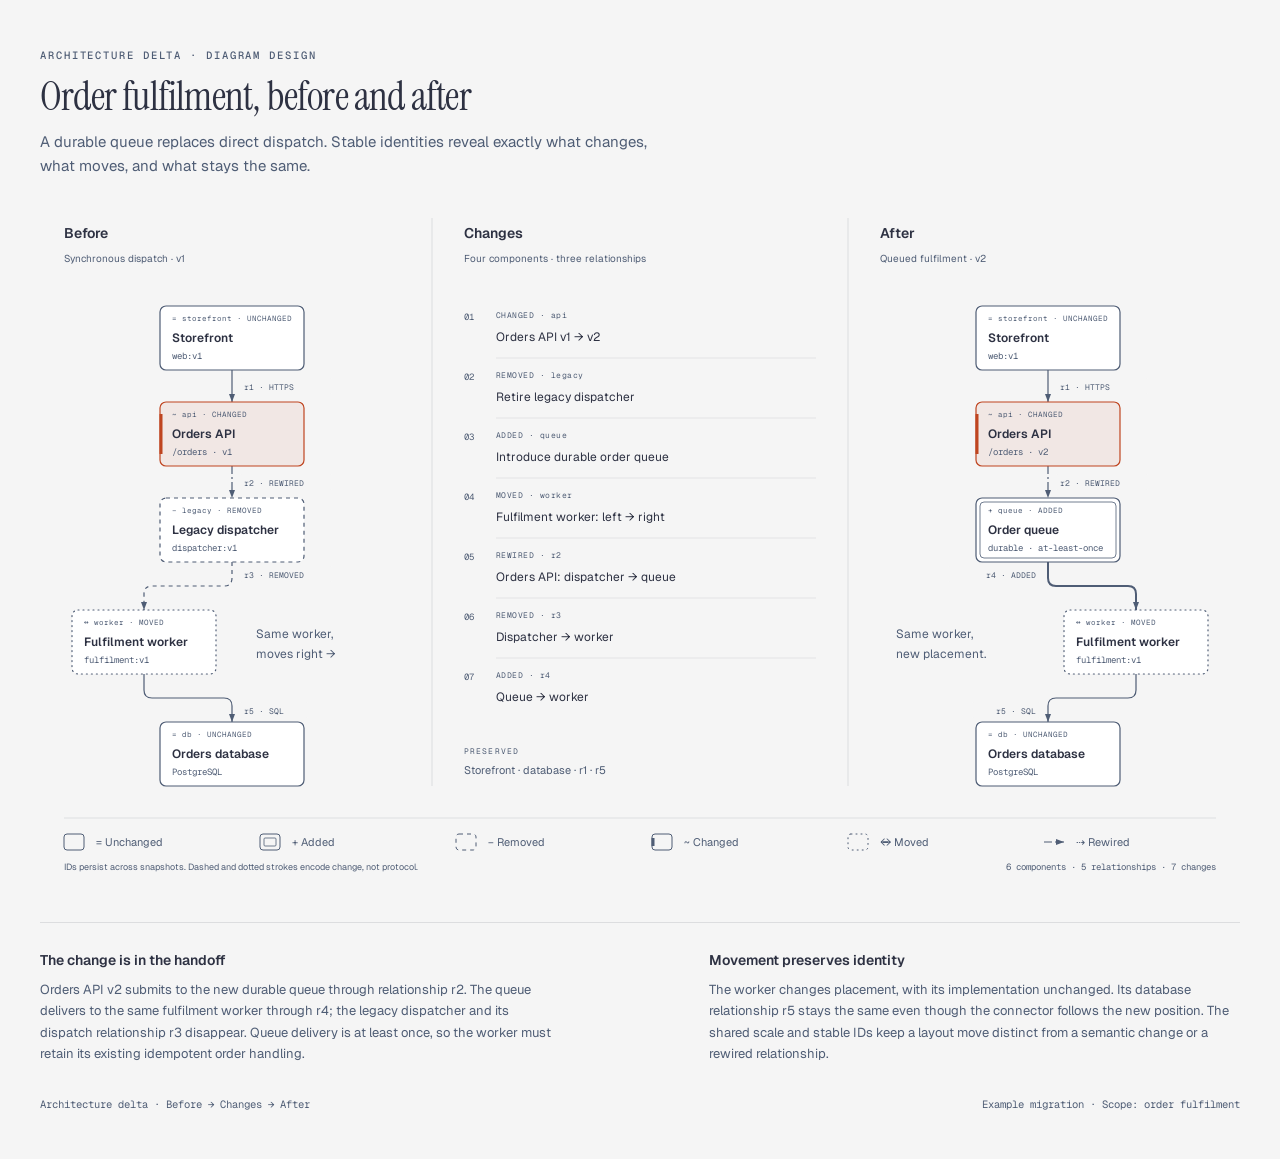
<file: .agents/skills/diagram-design/assets/example-architecture-delta-full.html>
<!DOCTYPE html>
<html lang="en">
<head>
  <meta charset="UTF-8">
  <meta name="viewport" content="width=device-width, initial-scale=1.0">
  <title>Order fulfilment · Architecture delta</title>
  <link href="https://fonts.googleapis.com/css2?family=Instrument+Serif:ital@0;1&family=Geist:wght@400;500;600&family=Geist+Mono:wght@400;500;600&display=swap" rel="stylesheet">
  <style>
    *, *::before, *::after { box-sizing: border-box; margin: 0; padding: 0; }
    :root {
      --color-paper: #f5f5f5;
      --color-ink: #2d3142;
      --color-muted: #4f5d75;
      --color-rule: rgba(45,49,66,0.12);
      --color-accent: #bf4520;
      --font-sans: 'Geist', system-ui, sans-serif;
      --font-serif: 'Instrument Serif', serif;
      --font-mono: 'Geist Mono', ui-monospace, monospace;
    }
    body { font-family: var(--font-sans); color: var(--color-ink); background: var(--color-paper); min-height: 100vh; padding: 3rem 2rem;  }
    .frame { width: 100%; max-width: 1200px; min-width: 0; margin: 0 auto; }
    .eyebrow { font-family: var(--font-mono); font-size: 0.66rem; font-weight: 500; letter-spacing: 0.18em; text-transform: uppercase; color: var(--color-muted); margin-bottom: 0.75rem; }
    h1 { font-family: var(--font-serif); font-size: clamp(1.75rem, 3vw + 1rem, 2.5rem); line-height: 1.1; font-weight: 400; letter-spacing: -0.02em; margin-bottom: 0.75rem; }
    .subtitle { max-width: 64ch; font-size: 0.9375rem; line-height: 1.6; color: var(--color-muted); margin-bottom: 2rem; }
    .diagram-container { width: 100%; overflow-x: auto; }
    .diagram-container:focus-visible { outline: 2px solid var(--color-muted); outline-offset: 4px; }
    svg { display: block; width: 100%; min-width: 1100px; }
    .scroll-hint { display: none; margin: 1rem 0 0; font-size: 0.8125rem; color: var(--color-muted); }
    @media (max-width: 700px) { body { padding: 2rem 1rem; } .scroll-hint { display: block; } }

    .notes { display: grid; grid-template-columns: 1.2fr 1fr; gap: 2rem; border-top: 1px solid var(--color-rule); padding-top: 1.75rem; margin-top: 2rem; }
    .notes h2 { font-size: 0.875rem; font-weight: 600; margin-bottom: 0.625rem; }
    .notes p { font-size: 0.8125rem; line-height: 1.65; color: var(--color-muted); max-width: 58ch; }
    .footer { display: flex; justify-content: space-between; flex-wrap: wrap; gap: 0.5rem; margin-top: 2rem; font-family: var(--font-mono); font-size: 0.66rem; color: var(--color-muted); }
    @media (max-width: 700px) { .notes { grid-template-columns: 1fr; gap: 1.5rem; } }
  </style>
</head>
<body>
  <main class="frame">
    <p class="eyebrow">Architecture delta · Diagram Design</p>
    <h1>Order fulfilment, before and after</h1>
    <p class="subtitle">A durable queue replaces direct dispatch. Stable identities reveal exactly what changes, what moves, and what stays the same.</p>
    <div class="diagram-container" role="region" aria-label="Before, changes, and after architecture comparison; scroll horizontally on narrow screens" tabindex="0">
      <svg viewBox="0 0 1200 680" xmlns="http://www.w3.org/2000/svg" data-diagram="architecture-delta" role="img" aria-labelledby="architecture-delta-full-title architecture-delta-full-desc">
        <title id="architecture-delta-full-title">Order fulfilment, before and after</title>
        <desc id="architecture-delta-full-desc">A durable order queue replaces the legacy dispatcher, Orders API changes from v1 to v2, the fulfilment worker moves without changing implementation, and the storefront and database stay unchanged, with seven component and relationship changes listed between both snapshots.</desc>
        <defs>
          <marker id="architecture-delta-full-arrow" markerWidth="8" markerHeight="6" refX="8" refY="3" orient="auto" markerUnits="userSpaceOnUse"><polygon points="0 0, 8 3, 0 6" fill="#4f5d75"/></marker>
        </defs>
        <rect width="1200" height="680" fill="#f5f5f5"/>
        <text x="24" y="28" fill="#2d3142" font-size="14" font-family="'Geist', sans-serif" font-weight="600">Before</text>
        <text x="24" y="52" fill="#4f5d75" font-size="10" font-family="'Geist', sans-serif" >Synchronous dispatch · v1</text>
        <text x="424" y="28" fill="#2d3142" font-size="14" font-family="'Geist', sans-serif" font-weight="600">Changes</text>
        <text x="424" y="52" fill="#4f5d75" font-size="10" font-family="'Geist', sans-serif" >Four components · three relationships</text>
        <text x="840" y="28" fill="#2d3142" font-size="14" font-family="'Geist', sans-serif" font-weight="600">After</text>
        <text x="840" y="52" fill="#4f5d75" font-size="10" font-family="'Geist', sans-serif" >Queued fulfilment · v2</text>
        <path d="M 392 8 V 576 M 808 8 V 576" stroke="rgba(45,49,66,0.12)" stroke-width="1"/>
        <g data-snapshot="before" transform="translate(24 96)" data-grid="336 480 4">
<!-- Relationships precede components; endpoints meet the declared bounds. -->
<path data-kind="relationship" data-object-id="r1" data-status="unchanged" data-signature="https:create" data-from="storefront" data-to="api" d="M 168 64 V 96" fill="none" stroke="#4f5d75" stroke-width="1.2" marker-end="url(#architecture-delta-full-arrow)"/>
<path data-kind="relationship" data-object-id="r2" data-status="rewired" data-signature="submit-order" data-from="api" data-to="legacy" d="M 168 160 V 192" fill="none" stroke="#4f5d75" stroke-width="1.2" stroke-dasharray="8 3 2 3" marker-end="url(#architecture-delta-full-arrow)"/>
<path data-kind="relationship" data-object-id="r3" data-status="removed" data-signature="dispatch" data-from="legacy" data-to="worker" d="M 168 256 V 272 Q 168 280 160 280 H 88 Q 80 280 80 288 V 304" fill="none" stroke="#4f5d75" stroke-width="1.2" stroke-dasharray="4 4" marker-end="url(#architecture-delta-full-arrow)"/>
<path data-kind="relationship" data-object-id="r5" data-status="unchanged" data-signature="write-order" data-from="worker" data-to="db" d="M 80 368 V 384 Q 80 392 88 392 H 160 Q 168 392 168 400 V 416" fill="none" stroke="#4f5d75" stroke-width="1.2" marker-end="url(#architecture-delta-full-arrow)"/>
<rect x="176" y="72" width="92" height="16" rx="2" fill="#f5f5f5"/>
<text x="180" y="84" fill="#4f5d75" font-size="8" font-family="'Geist Mono', monospace" >r1 · HTTPS</text>
<rect x="176" y="168" width="92" height="16" rx="2" fill="#f5f5f5"/>
<text x="180" y="180" fill="#4f5d75" font-size="8" font-family="'Geist Mono', monospace" >r2 · REWIRED</text>
<rect x="176" y="260" width="92" height="16" rx="2" fill="#f5f5f5"/>
<text x="180" y="272" fill="#4f5d75" font-size="8" font-family="'Geist Mono', monospace" >r3 · REMOVED</text>
<rect x="176" y="396" width="68" height="16" rx="2" fill="#f5f5f5"/>
<text x="180" y="408" fill="#4f5d75" font-size="8" font-family="'Geist Mono', monospace" >r5 · SQL</text>
<g data-kind="component" data-object-id="storefront" data-status="unchanged" data-signature="web:v1">
<rect data-role="bounds" x="96" y="0" width="144" height="64" rx="6" fill="#ffffff" stroke="#4f5d75" stroke-width="1.2"/>
<text x="108" y="15" fill="#4f5d75" font-size="7.5" font-family="'Geist Mono', monospace" >= storefront · UNCHANGED</text>
<text x="108" y="36" fill="#2d3142" font-size="12" font-family="'Geist', sans-serif" font-weight="600">Storefront</text>
<text x="108" y="53" fill="#4f5d75" font-size="9" font-family="'Geist Mono', monospace" >web:v1</text>
</g>
<g data-kind="component" data-object-id="api" data-status="changed" data-signature="orders:v1">
<rect data-role="bounds" x="96" y="96" width="144" height="64" rx="6" fill="rgba(191,69,32,0.08)" stroke="#bf4520" stroke-width="1.2"/>
<path d="M 97 108 V 148" fill="none" stroke="#bf4520" stroke-width="3"/>
<text x="108" y="111" fill="#4f5d75" font-size="7.5" font-family="'Geist Mono', monospace" >~ api · CHANGED</text>
<text x="108" y="132" fill="#2d3142" font-size="12" font-family="'Geist', sans-serif" font-weight="600">Orders API</text>
<text x="108" y="149" fill="#4f5d75" font-size="9" font-family="'Geist Mono', monospace" >/orders · v1</text>
</g>
<g data-kind="component" data-object-id="legacy" data-status="removed" data-signature="dispatcher:v1">
<rect data-role="bounds" x="96" y="192" width="144" height="64" rx="6" fill="#ffffff" stroke="#4f5d75" stroke-width="1.2" stroke-dasharray="4 4"/>
<text x="108" y="207" fill="#4f5d75" font-size="7.5" font-family="'Geist Mono', monospace" >− legacy · REMOVED</text>
<text x="108" y="228" fill="#2d3142" font-size="12" font-family="'Geist', sans-serif" font-weight="600">Legacy dispatcher</text>
<text x="108" y="245" fill="#4f5d75" font-size="9" font-family="'Geist Mono', monospace" >dispatcher:v1</text>
</g>
<g data-kind="component" data-object-id="worker" data-status="moved" data-signature="fulfilment:v1">
<rect data-role="bounds" x="8" y="304" width="144" height="64" rx="6" fill="#ffffff" stroke="#4f5d75" stroke-width="1.2" stroke-dasharray="1 4" stroke-linecap="round"/>
<text x="20" y="319" fill="#4f5d75" font-size="7.5" font-family="'Geist Mono', monospace" >↔ worker · MOVED</text>
<text x="20" y="340" fill="#2d3142" font-size="12" font-family="'Geist', sans-serif" font-weight="600">Fulfilment worker</text>
<text x="20" y="357" fill="#4f5d75" font-size="9" font-family="'Geist Mono', monospace" >fulfilment:v1</text>
</g>
<g data-kind="component" data-object-id="db" data-status="unchanged" data-signature="orders:postgres">
<rect data-role="bounds" x="96" y="416" width="144" height="64" rx="6" fill="#ffffff" stroke="#4f5d75" stroke-width="1.2"/>
<text x="108" y="431" fill="#4f5d75" font-size="7.5" font-family="'Geist Mono', monospace" >= db · UNCHANGED</text>
<text x="108" y="452" fill="#2d3142" font-size="12" font-family="'Geist', sans-serif" font-weight="600">Orders database</text>
<text x="108" y="469" fill="#4f5d75" font-size="9" font-family="'Geist Mono', monospace" >PostgreSQL</text>
</g>
<text x="192" y="332" fill="#4f5d75" font-size="12" font-family="'Geist', sans-serif" >Same worker,</text>
<text x="192" y="352" fill="#4f5d75" font-size="12" font-family="'Geist', sans-serif" >moves right →</text>
</g>
        <text x="424" y="110" fill="#4f5d75" font-size="9" font-family="'Geist Mono', monospace" >01</text>
<text x="456" y="108" data-change="CHANGED" data-target="api" fill="#4f5d75" font-size="8" font-family="'Geist Mono', monospace" letter-spacing="0.06em">CHANGED · api<tspan x="456" y="131" fill="#2d3142" font-size="12" font-family="'Geist', sans-serif" letter-spacing="0">Orders API v1 → v2</tspan></text>
<path d="M 456 148 H 776" stroke="rgba(45,49,66,0.12)" stroke-width="0.8"/>
<text x="424" y="170" fill="#4f5d75" font-size="9" font-family="'Geist Mono', monospace" >02</text>
<text x="456" y="168" data-change="REMOVED" data-target="legacy" fill="#4f5d75" font-size="8" font-family="'Geist Mono', monospace" letter-spacing="0.06em">REMOVED · legacy<tspan x="456" y="191" fill="#2d3142" font-size="12" font-family="'Geist', sans-serif" letter-spacing="0">Retire legacy dispatcher</tspan></text>
<path d="M 456 208 H 776" stroke="rgba(45,49,66,0.12)" stroke-width="0.8"/>
<text x="424" y="230" fill="#4f5d75" font-size="9" font-family="'Geist Mono', monospace" >03</text>
<text x="456" y="228" data-change="ADDED" data-target="queue" fill="#4f5d75" font-size="8" font-family="'Geist Mono', monospace" letter-spacing="0.06em">ADDED · queue<tspan x="456" y="251" fill="#2d3142" font-size="12" font-family="'Geist', sans-serif" letter-spacing="0">Introduce durable order queue</tspan></text>
<path d="M 456 268 H 776" stroke="rgba(45,49,66,0.12)" stroke-width="0.8"/>
<text x="424" y="290" fill="#4f5d75" font-size="9" font-family="'Geist Mono', monospace" >04</text>
<text x="456" y="288" data-change="MOVED" data-target="worker" fill="#4f5d75" font-size="8" font-family="'Geist Mono', monospace" letter-spacing="0.06em">MOVED · worker<tspan x="456" y="311" fill="#2d3142" font-size="12" font-family="'Geist', sans-serif" letter-spacing="0">Fulfilment worker: left → right</tspan></text>
<path d="M 456 328 H 776" stroke="rgba(45,49,66,0.12)" stroke-width="0.8"/>
<text x="424" y="350" fill="#4f5d75" font-size="9" font-family="'Geist Mono', monospace" >05</text>
<text x="456" y="348" data-change="REWIRED" data-target="r2" fill="#4f5d75" font-size="8" font-family="'Geist Mono', monospace" letter-spacing="0.06em">REWIRED · r2<tspan x="456" y="371" fill="#2d3142" font-size="12" font-family="'Geist', sans-serif" letter-spacing="0">Orders API: dispatcher → queue</tspan></text>
<path d="M 456 388 H 776" stroke="rgba(45,49,66,0.12)" stroke-width="0.8"/>
<text x="424" y="410" fill="#4f5d75" font-size="9" font-family="'Geist Mono', monospace" >06</text>
<text x="456" y="408" data-change="REMOVED" data-target="r3" fill="#4f5d75" font-size="8" font-family="'Geist Mono', monospace" letter-spacing="0.06em">REMOVED · r3<tspan x="456" y="431" fill="#2d3142" font-size="12" font-family="'Geist', sans-serif" letter-spacing="0">Dispatcher → worker</tspan></text>
<path d="M 456 448 H 776" stroke="rgba(45,49,66,0.12)" stroke-width="0.8"/>
<text x="424" y="470" fill="#4f5d75" font-size="9" font-family="'Geist Mono', monospace" >07</text>
<text x="456" y="468" data-change="ADDED" data-target="r4" fill="#4f5d75" font-size="8" font-family="'Geist Mono', monospace" letter-spacing="0.06em">ADDED · r4<tspan x="456" y="491" fill="#2d3142" font-size="12" font-family="'Geist', sans-serif" letter-spacing="0">Queue → worker</tspan></text>
<text x="424" y="544" fill="#4f5d75" font-size="8" font-family="'Geist Mono', monospace" letter-spacing="0.14em">PRESERVED</text>
<text x="424" y="564" fill="#4f5d75" font-size="11" font-family="'Geist', sans-serif" >Storefront · database · r1 · r5</text>
        <g data-snapshot="after" transform="translate(840 96)" data-grid="336 480 4">
<!-- Relationships precede components; endpoints meet the declared bounds. -->
<path data-kind="relationship" data-object-id="r1" data-status="unchanged" data-signature="https:create" data-from="storefront" data-to="api" d="M 168 64 V 96" fill="none" stroke="#4f5d75" stroke-width="1.2" marker-end="url(#architecture-delta-full-arrow)"/>
<path data-kind="relationship" data-object-id="r2" data-status="rewired" data-signature="submit-order" data-from="api" data-to="queue" d="M 168 160 V 192" fill="none" stroke="#4f5d75" stroke-width="1.2" stroke-dasharray="8 3 2 3" marker-end="url(#architecture-delta-full-arrow)"/>
<path data-kind="relationship" data-object-id="r4" data-status="added" data-signature="deliver" data-from="queue" data-to="worker" d="M 168 256 V 272 Q 168 280 176 280 H 248 Q 256 280 256 288 V 304" fill="none" stroke="#4f5d75" stroke-width="2" marker-end="url(#architecture-delta-full-arrow)"/>
<path data-kind="relationship" data-object-id="r5" data-status="unchanged" data-signature="write-order" data-from="worker" data-to="db" d="M 256 368 V 384 Q 256 392 248 392 H 176 Q 168 392 168 400 V 416" fill="none" stroke="#4f5d75" stroke-width="1.2" marker-end="url(#architecture-delta-full-arrow)"/>
<rect x="176" y="72" width="92" height="16" rx="2" fill="#f5f5f5"/>
<text x="180" y="84" fill="#4f5d75" font-size="8" font-family="'Geist Mono', monospace" >r1 · HTTPS</text>
<rect x="176" y="168" width="92" height="16" rx="2" fill="#f5f5f5"/>
<text x="180" y="180" fill="#4f5d75" font-size="8" font-family="'Geist Mono', monospace" >r2 · REWIRED</text>
<rect x="68" y="260" width="92" height="16" rx="2" fill="#f5f5f5"/>
<text x="156" y="272" fill="#4f5d75" font-size="8" font-family="'Geist Mono', monospace" text-anchor="end">r4 · ADDED</text>
<rect x="92" y="396" width="68" height="16" rx="2" fill="#f5f5f5"/>
<text x="156" y="408" fill="#4f5d75" font-size="8" font-family="'Geist Mono', monospace" text-anchor="end">r5 · SQL</text>
<g data-kind="component" data-object-id="storefront" data-status="unchanged" data-signature="web:v1">
<rect data-role="bounds" x="96" y="0" width="144" height="64" rx="6" fill="#ffffff" stroke="#4f5d75" stroke-width="1.2"/>
<text x="108" y="15" fill="#4f5d75" font-size="7.5" font-family="'Geist Mono', monospace" >= storefront · UNCHANGED</text>
<text x="108" y="36" fill="#2d3142" font-size="12" font-family="'Geist', sans-serif" font-weight="600">Storefront</text>
<text x="108" y="53" fill="#4f5d75" font-size="9" font-family="'Geist Mono', monospace" >web:v1</text>
</g>
<g data-kind="component" data-object-id="api" data-status="changed" data-signature="orders:v2">
<rect data-role="bounds" x="96" y="96" width="144" height="64" rx="6" fill="rgba(191,69,32,0.08)" stroke="#bf4520" stroke-width="1.2"/>
<path d="M 97 108 V 148" fill="none" stroke="#bf4520" stroke-width="3"/>
<text x="108" y="111" fill="#4f5d75" font-size="7.5" font-family="'Geist Mono', monospace" >~ api · CHANGED</text>
<text x="108" y="132" fill="#2d3142" font-size="12" font-family="'Geist', sans-serif" font-weight="600">Orders API</text>
<text x="108" y="149" fill="#4f5d75" font-size="9" font-family="'Geist Mono', monospace" >/orders · v2</text>
</g>
<g data-kind="component" data-object-id="queue" data-status="added" data-signature="orders:durable:v1">
<rect data-role="bounds" x="96" y="192" width="144" height="64" rx="6" fill="#ffffff" stroke="#4f5d75" stroke-width="1.2"/>
<rect x="100" y="196" width="136" height="56" rx="4" fill="none" stroke="#4f5d75" stroke-width="0.8"/>
<text x="108" y="207" fill="#4f5d75" font-size="7.5" font-family="'Geist Mono', monospace" >+ queue · ADDED</text>
<text x="108" y="228" fill="#2d3142" font-size="12" font-family="'Geist', sans-serif" font-weight="600">Order queue</text>
<text x="108" y="245" fill="#4f5d75" font-size="9" font-family="'Geist Mono', monospace" >durable · at-least-once</text>
</g>
<g data-kind="component" data-object-id="worker" data-status="moved" data-signature="fulfilment:v1">
<rect data-role="bounds" x="184" y="304" width="144" height="64" rx="6" fill="#ffffff" stroke="#4f5d75" stroke-width="1.2" stroke-dasharray="1 4" stroke-linecap="round"/>
<text x="196" y="319" fill="#4f5d75" font-size="7.5" font-family="'Geist Mono', monospace" >↔ worker · MOVED</text>
<text x="196" y="340" fill="#2d3142" font-size="12" font-family="'Geist', sans-serif" font-weight="600">Fulfilment worker</text>
<text x="196" y="357" fill="#4f5d75" font-size="9" font-family="'Geist Mono', monospace" >fulfilment:v1</text>
</g>
<g data-kind="component" data-object-id="db" data-status="unchanged" data-signature="orders:postgres">
<rect data-role="bounds" x="96" y="416" width="144" height="64" rx="6" fill="#ffffff" stroke="#4f5d75" stroke-width="1.2"/>
<text x="108" y="431" fill="#4f5d75" font-size="7.5" font-family="'Geist Mono', monospace" >= db · UNCHANGED</text>
<text x="108" y="452" fill="#2d3142" font-size="12" font-family="'Geist', sans-serif" font-weight="600">Orders database</text>
<text x="108" y="469" fill="#4f5d75" font-size="9" font-family="'Geist Mono', monospace" >PostgreSQL</text>
</g>
<text x="16" y="332" fill="#4f5d75" font-size="12" font-family="'Geist', sans-serif" >Same worker,</text>
<text x="16" y="352" fill="#4f5d75" font-size="12" font-family="'Geist', sans-serif" >new placement.</text>
</g>
        <path d="M 24 608 H 1176" stroke="rgba(45,49,66,0.12)" stroke-width="1"/>
<rect x="24" y="624" width="20" height="16" rx="3" fill="none" stroke="#4f5d75" stroke-width="1"/>
<text x="56" y="636" fill="#4f5d75" font-size="11" font-family="'Geist', sans-serif" >= Unchanged</text>
<rect x="220" y="624" width="20" height="16" rx="3" fill="none" stroke="#4f5d75" stroke-width="1"/>
<rect x="224" y="628" width="12" height="8" rx="1" fill="none" stroke="#4f5d75" stroke-width="0.8"/>
<text x="252" y="636" fill="#4f5d75" font-size="11" font-family="'Geist', sans-serif" >+ Added</text>
<rect x="416" y="624" width="20" height="16" rx="3" fill="none" stroke="#4f5d75" stroke-width="1" stroke-dasharray="4 4"/>
<text x="448" y="636" fill="#4f5d75" font-size="11" font-family="'Geist', sans-serif" >− Removed</text>
<rect x="612" y="624" width="20" height="16" rx="3" fill="none" stroke="#4f5d75" stroke-width="1"/>
<path d="M 613 628 V 636" stroke="#4f5d75" stroke-width="3"/>
<text x="644" y="636" fill="#4f5d75" font-size="11" font-family="'Geist', sans-serif" >~ Changed</text>
<rect x="808" y="624" width="20" height="16" rx="3" fill="none" stroke="#4f5d75" stroke-width="1" stroke-dasharray="1 4" stroke-linecap="round"/>
<text x="840" y="636" fill="#4f5d75" font-size="11" font-family="'Geist', sans-serif" >↔ Moved</text>
<path d="M 1004 632 H 1024" fill="none" stroke="#4f5d75" stroke-width="1.2" stroke-dasharray="8 3 2 3" marker-end="url(#architecture-delta-full-arrow)"/>
<text x="1036" y="636" fill="#4f5d75" font-size="11" font-family="'Geist', sans-serif" >⇢ Rewired</text>
<text x="24" y="660" fill="#4f5d75" font-size="9" font-family="'Geist', sans-serif" >IDs persist across snapshots. Dashed and dotted strokes encode change, not protocol.</text>
<text x="1176" y="660" fill="#4f5d75" font-size="9" font-family="'Geist Mono', monospace" text-anchor="end">6 components · 5 relationships · 7 changes</text>
      </svg>
    </div>
    <p class="scroll-hint">Scroll the diagram horizontally to compare both snapshots and the change ledger.</p>
    <section class="notes" aria-label="Migration notes">
      <article>
        <h2>The change is in the handoff</h2>
        <p>Orders API v2 submits to the new durable queue through relationship r2. The queue delivers to the same fulfilment worker through r4; the legacy dispatcher and its dispatch relationship r3 disappear. Queue delivery is at least once, so the worker must retain its existing idempotent order handling.</p>
      </article>
      <article>
        <h2>Movement preserves identity</h2>
        <p>The worker changes placement, with its implementation unchanged. Its database relationship r5 stays the same even though the connector follows the new position. The shared scale and stable IDs keep a layout move distinct from a semantic change or a rewired relationship.</p>
      </article>
    </section>
    <footer class="footer"><span>Architecture delta · Before → Changes → After</span><span>Example migration · Scope: order fulfilment</span></footer>
  </main>
</body>
</html>
</file>
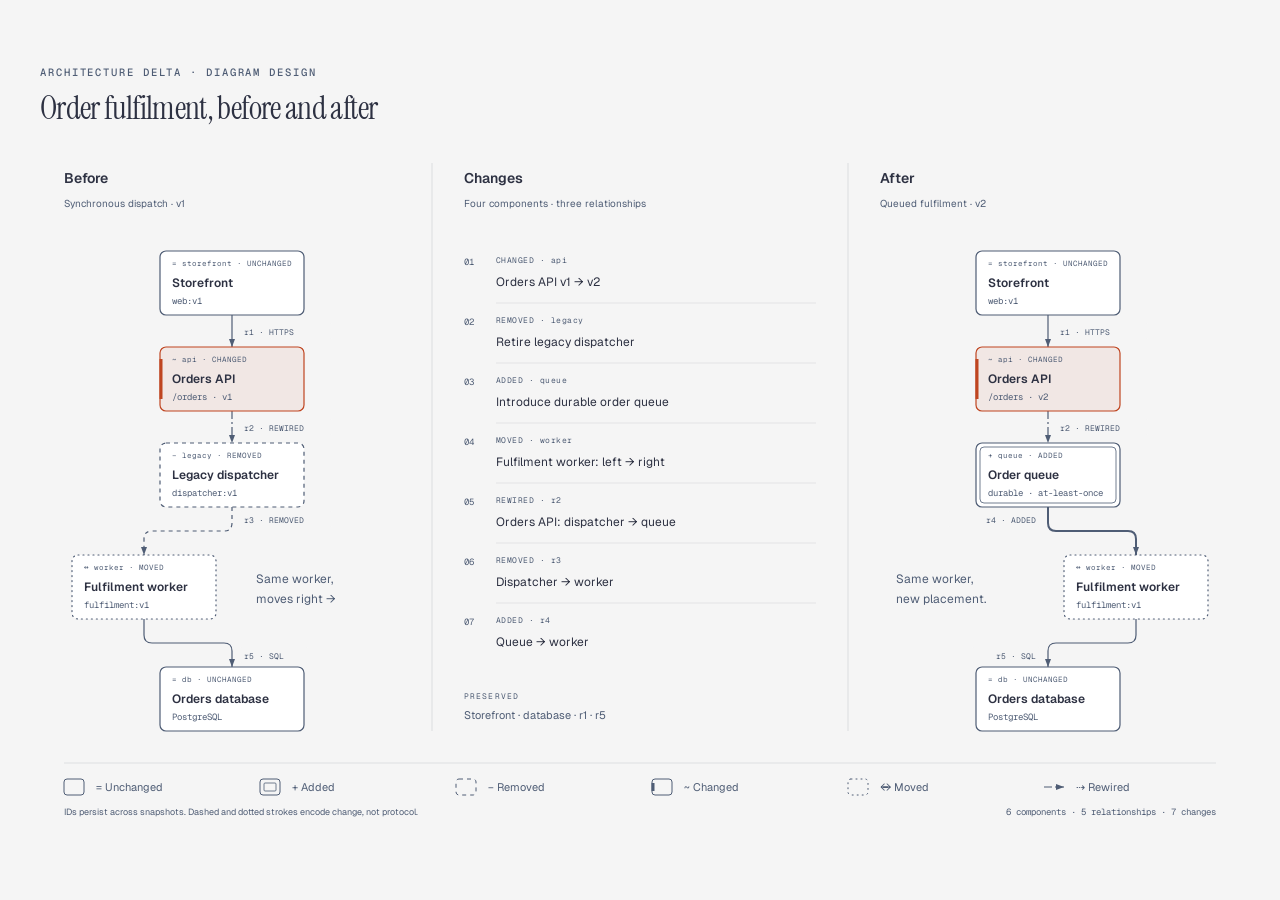
<file: .agents/skills/diagram-design/assets/example-architecture-delta.html>
<!DOCTYPE html>
<html lang="en">
<head>
  <meta charset="UTF-8">
  <meta name="viewport" content="width=device-width, initial-scale=1.0">
  <title>Order fulfilment · Architecture delta</title>
  <link href="https://fonts.googleapis.com/css2?family=Instrument+Serif:ital@0;1&family=Geist:wght@400;500;600&family=Geist+Mono:wght@400;500;600&display=swap" rel="stylesheet">
  <style>
    *, *::before, *::after { box-sizing: border-box; margin: 0; padding: 0; }
    :root {
      --color-paper: #f5f5f5;
      --color-ink: #2d3142;
      --color-muted: #4f5d75;
      --color-rule: rgba(45,49,66,0.12);
      --color-accent: #bf4520;
      --font-sans: 'Geist', system-ui, sans-serif;
      --font-serif: 'Instrument Serif', serif;
      --font-mono: 'Geist Mono', ui-monospace, monospace;
    }
    body { font-family: var(--font-sans); color: var(--color-ink); background: var(--color-paper); min-height: 100vh; padding: 3rem 2rem; display: flex; align-items: center; justify-content: center; }
    .frame { width: 100%; max-width: 1200px; min-width: 0; margin: 0 auto; }
    .eyebrow { font-family: var(--font-mono); font-size: 0.66rem; font-weight: 500; letter-spacing: 0.18em; text-transform: uppercase; color: var(--color-muted); margin-bottom: 0.75rem; }
    h1 { font-family: var(--font-serif); font-size: clamp(1.75rem, 3vw + 1rem, 2rem); line-height: 1.1; font-weight: 400; letter-spacing: -0.02em; margin-bottom: 1.75rem; }
    .subtitle { max-width: 64ch; font-size: 0.9375rem; line-height: 1.6; color: var(--color-muted); margin-bottom: 2rem; }
    .diagram-container { width: 100%; overflow-x: auto; }
    .diagram-container:focus-visible { outline: 2px solid var(--color-muted); outline-offset: 4px; }
    svg { display: block; width: 100%; min-width: 1100px; }
    .scroll-hint { display: none; margin: 1rem 0 0; font-size: 0.8125rem; color: var(--color-muted); }
    @media (max-width: 700px) { body { padding: 2rem 1rem; } .scroll-hint { display: block; } }
  </style>
</head>
<body>
  <main class="frame">
    <p class="eyebrow">Architecture delta · Diagram Design</p>
    <h1>Order fulfilment, before and after</h1>

    <div class="diagram-container" role="region" aria-label="Before, changes, and after architecture comparison; scroll horizontally on narrow screens" tabindex="0">
      <svg viewBox="0 0 1200 680" xmlns="http://www.w3.org/2000/svg" data-diagram="architecture-delta" role="img" aria-labelledby="architecture-delta-title architecture-delta-desc">
        <title id="architecture-delta-title">Order fulfilment, before and after</title>
        <desc id="architecture-delta-desc">A durable order queue replaces the legacy dispatcher, Orders API changes from v1 to v2, the fulfilment worker moves without changing implementation, and the storefront and database stay unchanged, with seven component and relationship changes listed between both snapshots.</desc>
        <defs>
          <marker id="architecture-delta-arrow" markerWidth="8" markerHeight="6" refX="8" refY="3" orient="auto" markerUnits="userSpaceOnUse"><polygon points="0 0, 8 3, 0 6" fill="#4f5d75"/></marker>
        </defs>
        <rect width="1200" height="680" fill="#f5f5f5"/>
        <text x="24" y="28" fill="#2d3142" font-size="14" font-family="'Geist', sans-serif" font-weight="600">Before</text>
        <text x="24" y="52" fill="#4f5d75" font-size="10" font-family="'Geist', sans-serif" >Synchronous dispatch · v1</text>
        <text x="424" y="28" fill="#2d3142" font-size="14" font-family="'Geist', sans-serif" font-weight="600">Changes</text>
        <text x="424" y="52" fill="#4f5d75" font-size="10" font-family="'Geist', sans-serif" >Four components · three relationships</text>
        <text x="840" y="28" fill="#2d3142" font-size="14" font-family="'Geist', sans-serif" font-weight="600">After</text>
        <text x="840" y="52" fill="#4f5d75" font-size="10" font-family="'Geist', sans-serif" >Queued fulfilment · v2</text>
        <path d="M 392 8 V 576 M 808 8 V 576" stroke="rgba(45,49,66,0.12)" stroke-width="1"/>
        <g data-snapshot="before" transform="translate(24 96)" data-grid="336 480 4">
<!-- Relationships precede components; endpoints meet the declared bounds. -->
<path data-kind="relationship" data-object-id="r1" data-status="unchanged" data-signature="https:create" data-from="storefront" data-to="api" d="M 168 64 V 96" fill="none" stroke="#4f5d75" stroke-width="1.2" marker-end="url(#architecture-delta-arrow)"/>
<path data-kind="relationship" data-object-id="r2" data-status="rewired" data-signature="submit-order" data-from="api" data-to="legacy" d="M 168 160 V 192" fill="none" stroke="#4f5d75" stroke-width="1.2" stroke-dasharray="8 3 2 3" marker-end="url(#architecture-delta-arrow)"/>
<path data-kind="relationship" data-object-id="r3" data-status="removed" data-signature="dispatch" data-from="legacy" data-to="worker" d="M 168 256 V 272 Q 168 280 160 280 H 88 Q 80 280 80 288 V 304" fill="none" stroke="#4f5d75" stroke-width="1.2" stroke-dasharray="4 4" marker-end="url(#architecture-delta-arrow)"/>
<path data-kind="relationship" data-object-id="r5" data-status="unchanged" data-signature="write-order" data-from="worker" data-to="db" d="M 80 368 V 384 Q 80 392 88 392 H 160 Q 168 392 168 400 V 416" fill="none" stroke="#4f5d75" stroke-width="1.2" marker-end="url(#architecture-delta-arrow)"/>
<rect x="176" y="72" width="92" height="16" rx="2" fill="#f5f5f5"/>
<text x="180" y="84" fill="#4f5d75" font-size="8" font-family="'Geist Mono', monospace" >r1 · HTTPS</text>
<rect x="176" y="168" width="92" height="16" rx="2" fill="#f5f5f5"/>
<text x="180" y="180" fill="#4f5d75" font-size="8" font-family="'Geist Mono', monospace" >r2 · REWIRED</text>
<rect x="176" y="260" width="92" height="16" rx="2" fill="#f5f5f5"/>
<text x="180" y="272" fill="#4f5d75" font-size="8" font-family="'Geist Mono', monospace" >r3 · REMOVED</text>
<rect x="176" y="396" width="68" height="16" rx="2" fill="#f5f5f5"/>
<text x="180" y="408" fill="#4f5d75" font-size="8" font-family="'Geist Mono', monospace" >r5 · SQL</text>
<g data-kind="component" data-object-id="storefront" data-status="unchanged" data-signature="web:v1">
<rect data-role="bounds" x="96" y="0" width="144" height="64" rx="6" fill="#ffffff" stroke="#4f5d75" stroke-width="1.2"/>
<text x="108" y="15" fill="#4f5d75" font-size="7.5" font-family="'Geist Mono', monospace" >= storefront · UNCHANGED</text>
<text x="108" y="36" fill="#2d3142" font-size="12" font-family="'Geist', sans-serif" font-weight="600">Storefront</text>
<text x="108" y="53" fill="#4f5d75" font-size="9" font-family="'Geist Mono', monospace" >web:v1</text>
</g>
<g data-kind="component" data-object-id="api" data-status="changed" data-signature="orders:v1">
<rect data-role="bounds" x="96" y="96" width="144" height="64" rx="6" fill="rgba(191,69,32,0.08)" stroke="#bf4520" stroke-width="1.2"/>
<path d="M 97 108 V 148" fill="none" stroke="#bf4520" stroke-width="3"/>
<text x="108" y="111" fill="#4f5d75" font-size="7.5" font-family="'Geist Mono', monospace" >~ api · CHANGED</text>
<text x="108" y="132" fill="#2d3142" font-size="12" font-family="'Geist', sans-serif" font-weight="600">Orders API</text>
<text x="108" y="149" fill="#4f5d75" font-size="9" font-family="'Geist Mono', monospace" >/orders · v1</text>
</g>
<g data-kind="component" data-object-id="legacy" data-status="removed" data-signature="dispatcher:v1">
<rect data-role="bounds" x="96" y="192" width="144" height="64" rx="6" fill="#ffffff" stroke="#4f5d75" stroke-width="1.2" stroke-dasharray="4 4"/>
<text x="108" y="207" fill="#4f5d75" font-size="7.5" font-family="'Geist Mono', monospace" >− legacy · REMOVED</text>
<text x="108" y="228" fill="#2d3142" font-size="12" font-family="'Geist', sans-serif" font-weight="600">Legacy dispatcher</text>
<text x="108" y="245" fill="#4f5d75" font-size="9" font-family="'Geist Mono', monospace" >dispatcher:v1</text>
</g>
<g data-kind="component" data-object-id="worker" data-status="moved" data-signature="fulfilment:v1">
<rect data-role="bounds" x="8" y="304" width="144" height="64" rx="6" fill="#ffffff" stroke="#4f5d75" stroke-width="1.2" stroke-dasharray="1 4" stroke-linecap="round"/>
<text x="20" y="319" fill="#4f5d75" font-size="7.5" font-family="'Geist Mono', monospace" >↔ worker · MOVED</text>
<text x="20" y="340" fill="#2d3142" font-size="12" font-family="'Geist', sans-serif" font-weight="600">Fulfilment worker</text>
<text x="20" y="357" fill="#4f5d75" font-size="9" font-family="'Geist Mono', monospace" >fulfilment:v1</text>
</g>
<g data-kind="component" data-object-id="db" data-status="unchanged" data-signature="orders:postgres">
<rect data-role="bounds" x="96" y="416" width="144" height="64" rx="6" fill="#ffffff" stroke="#4f5d75" stroke-width="1.2"/>
<text x="108" y="431" fill="#4f5d75" font-size="7.5" font-family="'Geist Mono', monospace" >= db · UNCHANGED</text>
<text x="108" y="452" fill="#2d3142" font-size="12" font-family="'Geist', sans-serif" font-weight="600">Orders database</text>
<text x="108" y="469" fill="#4f5d75" font-size="9" font-family="'Geist Mono', monospace" >PostgreSQL</text>
</g>
<text x="192" y="332" fill="#4f5d75" font-size="12" font-family="'Geist', sans-serif" >Same worker,</text>
<text x="192" y="352" fill="#4f5d75" font-size="12" font-family="'Geist', sans-serif" >moves right →</text>
</g>
        <text x="424" y="110" fill="#4f5d75" font-size="9" font-family="'Geist Mono', monospace" >01</text>
<text x="456" y="108" data-change="CHANGED" data-target="api" fill="#4f5d75" font-size="8" font-family="'Geist Mono', monospace" letter-spacing="0.06em">CHANGED · api<tspan x="456" y="131" fill="#2d3142" font-size="12" font-family="'Geist', sans-serif" letter-spacing="0">Orders API v1 → v2</tspan></text>
<path d="M 456 148 H 776" stroke="rgba(45,49,66,0.12)" stroke-width="0.8"/>
<text x="424" y="170" fill="#4f5d75" font-size="9" font-family="'Geist Mono', monospace" >02</text>
<text x="456" y="168" data-change="REMOVED" data-target="legacy" fill="#4f5d75" font-size="8" font-family="'Geist Mono', monospace" letter-spacing="0.06em">REMOVED · legacy<tspan x="456" y="191" fill="#2d3142" font-size="12" font-family="'Geist', sans-serif" letter-spacing="0">Retire legacy dispatcher</tspan></text>
<path d="M 456 208 H 776" stroke="rgba(45,49,66,0.12)" stroke-width="0.8"/>
<text x="424" y="230" fill="#4f5d75" font-size="9" font-family="'Geist Mono', monospace" >03</text>
<text x="456" y="228" data-change="ADDED" data-target="queue" fill="#4f5d75" font-size="8" font-family="'Geist Mono', monospace" letter-spacing="0.06em">ADDED · queue<tspan x="456" y="251" fill="#2d3142" font-size="12" font-family="'Geist', sans-serif" letter-spacing="0">Introduce durable order queue</tspan></text>
<path d="M 456 268 H 776" stroke="rgba(45,49,66,0.12)" stroke-width="0.8"/>
<text x="424" y="290" fill="#4f5d75" font-size="9" font-family="'Geist Mono', monospace" >04</text>
<text x="456" y="288" data-change="MOVED" data-target="worker" fill="#4f5d75" font-size="8" font-family="'Geist Mono', monospace" letter-spacing="0.06em">MOVED · worker<tspan x="456" y="311" fill="#2d3142" font-size="12" font-family="'Geist', sans-serif" letter-spacing="0">Fulfilment worker: left → right</tspan></text>
<path d="M 456 328 H 776" stroke="rgba(45,49,66,0.12)" stroke-width="0.8"/>
<text x="424" y="350" fill="#4f5d75" font-size="9" font-family="'Geist Mono', monospace" >05</text>
<text x="456" y="348" data-change="REWIRED" data-target="r2" fill="#4f5d75" font-size="8" font-family="'Geist Mono', monospace" letter-spacing="0.06em">REWIRED · r2<tspan x="456" y="371" fill="#2d3142" font-size="12" font-family="'Geist', sans-serif" letter-spacing="0">Orders API: dispatcher → queue</tspan></text>
<path d="M 456 388 H 776" stroke="rgba(45,49,66,0.12)" stroke-width="0.8"/>
<text x="424" y="410" fill="#4f5d75" font-size="9" font-family="'Geist Mono', monospace" >06</text>
<text x="456" y="408" data-change="REMOVED" data-target="r3" fill="#4f5d75" font-size="8" font-family="'Geist Mono', monospace" letter-spacing="0.06em">REMOVED · r3<tspan x="456" y="431" fill="#2d3142" font-size="12" font-family="'Geist', sans-serif" letter-spacing="0">Dispatcher → worker</tspan></text>
<path d="M 456 448 H 776" stroke="rgba(45,49,66,0.12)" stroke-width="0.8"/>
<text x="424" y="470" fill="#4f5d75" font-size="9" font-family="'Geist Mono', monospace" >07</text>
<text x="456" y="468" data-change="ADDED" data-target="r4" fill="#4f5d75" font-size="8" font-family="'Geist Mono', monospace" letter-spacing="0.06em">ADDED · r4<tspan x="456" y="491" fill="#2d3142" font-size="12" font-family="'Geist', sans-serif" letter-spacing="0">Queue → worker</tspan></text>
<text x="424" y="544" fill="#4f5d75" font-size="8" font-family="'Geist Mono', monospace" letter-spacing="0.14em">PRESERVED</text>
<text x="424" y="564" fill="#4f5d75" font-size="11" font-family="'Geist', sans-serif" >Storefront · database · r1 · r5</text>
        <g data-snapshot="after" transform="translate(840 96)" data-grid="336 480 4">
<!-- Relationships precede components; endpoints meet the declared bounds. -->
<path data-kind="relationship" data-object-id="r1" data-status="unchanged" data-signature="https:create" data-from="storefront" data-to="api" d="M 168 64 V 96" fill="none" stroke="#4f5d75" stroke-width="1.2" marker-end="url(#architecture-delta-arrow)"/>
<path data-kind="relationship" data-object-id="r2" data-status="rewired" data-signature="submit-order" data-from="api" data-to="queue" d="M 168 160 V 192" fill="none" stroke="#4f5d75" stroke-width="1.2" stroke-dasharray="8 3 2 3" marker-end="url(#architecture-delta-arrow)"/>
<path data-kind="relationship" data-object-id="r4" data-status="added" data-signature="deliver" data-from="queue" data-to="worker" d="M 168 256 V 272 Q 168 280 176 280 H 248 Q 256 280 256 288 V 304" fill="none" stroke="#4f5d75" stroke-width="2" marker-end="url(#architecture-delta-arrow)"/>
<path data-kind="relationship" data-object-id="r5" data-status="unchanged" data-signature="write-order" data-from="worker" data-to="db" d="M 256 368 V 384 Q 256 392 248 392 H 176 Q 168 392 168 400 V 416" fill="none" stroke="#4f5d75" stroke-width="1.2" marker-end="url(#architecture-delta-arrow)"/>
<rect x="176" y="72" width="92" height="16" rx="2" fill="#f5f5f5"/>
<text x="180" y="84" fill="#4f5d75" font-size="8" font-family="'Geist Mono', monospace" >r1 · HTTPS</text>
<rect x="176" y="168" width="92" height="16" rx="2" fill="#f5f5f5"/>
<text x="180" y="180" fill="#4f5d75" font-size="8" font-family="'Geist Mono', monospace" >r2 · REWIRED</text>
<rect x="68" y="260" width="92" height="16" rx="2" fill="#f5f5f5"/>
<text x="156" y="272" fill="#4f5d75" font-size="8" font-family="'Geist Mono', monospace" text-anchor="end">r4 · ADDED</text>
<rect x="92" y="396" width="68" height="16" rx="2" fill="#f5f5f5"/>
<text x="156" y="408" fill="#4f5d75" font-size="8" font-family="'Geist Mono', monospace" text-anchor="end">r5 · SQL</text>
<g data-kind="component" data-object-id="storefront" data-status="unchanged" data-signature="web:v1">
<rect data-role="bounds" x="96" y="0" width="144" height="64" rx="6" fill="#ffffff" stroke="#4f5d75" stroke-width="1.2"/>
<text x="108" y="15" fill="#4f5d75" font-size="7.5" font-family="'Geist Mono', monospace" >= storefront · UNCHANGED</text>
<text x="108" y="36" fill="#2d3142" font-size="12" font-family="'Geist', sans-serif" font-weight="600">Storefront</text>
<text x="108" y="53" fill="#4f5d75" font-size="9" font-family="'Geist Mono', monospace" >web:v1</text>
</g>
<g data-kind="component" data-object-id="api" data-status="changed" data-signature="orders:v2">
<rect data-role="bounds" x="96" y="96" width="144" height="64" rx="6" fill="rgba(191,69,32,0.08)" stroke="#bf4520" stroke-width="1.2"/>
<path d="M 97 108 V 148" fill="none" stroke="#bf4520" stroke-width="3"/>
<text x="108" y="111" fill="#4f5d75" font-size="7.5" font-family="'Geist Mono', monospace" >~ api · CHANGED</text>
<text x="108" y="132" fill="#2d3142" font-size="12" font-family="'Geist', sans-serif" font-weight="600">Orders API</text>
<text x="108" y="149" fill="#4f5d75" font-size="9" font-family="'Geist Mono', monospace" >/orders · v2</text>
</g>
<g data-kind="component" data-object-id="queue" data-status="added" data-signature="orders:durable:v1">
<rect data-role="bounds" x="96" y="192" width="144" height="64" rx="6" fill="#ffffff" stroke="#4f5d75" stroke-width="1.2"/>
<rect x="100" y="196" width="136" height="56" rx="4" fill="none" stroke="#4f5d75" stroke-width="0.8"/>
<text x="108" y="207" fill="#4f5d75" font-size="7.5" font-family="'Geist Mono', monospace" >+ queue · ADDED</text>
<text x="108" y="228" fill="#2d3142" font-size="12" font-family="'Geist', sans-serif" font-weight="600">Order queue</text>
<text x="108" y="245" fill="#4f5d75" font-size="9" font-family="'Geist Mono', monospace" >durable · at-least-once</text>
</g>
<g data-kind="component" data-object-id="worker" data-status="moved" data-signature="fulfilment:v1">
<rect data-role="bounds" x="184" y="304" width="144" height="64" rx="6" fill="#ffffff" stroke="#4f5d75" stroke-width="1.2" stroke-dasharray="1 4" stroke-linecap="round"/>
<text x="196" y="319" fill="#4f5d75" font-size="7.5" font-family="'Geist Mono', monospace" >↔ worker · MOVED</text>
<text x="196" y="340" fill="#2d3142" font-size="12" font-family="'Geist', sans-serif" font-weight="600">Fulfilment worker</text>
<text x="196" y="357" fill="#4f5d75" font-size="9" font-family="'Geist Mono', monospace" >fulfilment:v1</text>
</g>
<g data-kind="component" data-object-id="db" data-status="unchanged" data-signature="orders:postgres">
<rect data-role="bounds" x="96" y="416" width="144" height="64" rx="6" fill="#ffffff" stroke="#4f5d75" stroke-width="1.2"/>
<text x="108" y="431" fill="#4f5d75" font-size="7.5" font-family="'Geist Mono', monospace" >= db · UNCHANGED</text>
<text x="108" y="452" fill="#2d3142" font-size="12" font-family="'Geist', sans-serif" font-weight="600">Orders database</text>
<text x="108" y="469" fill="#4f5d75" font-size="9" font-family="'Geist Mono', monospace" >PostgreSQL</text>
</g>
<text x="16" y="332" fill="#4f5d75" font-size="12" font-family="'Geist', sans-serif" >Same worker,</text>
<text x="16" y="352" fill="#4f5d75" font-size="12" font-family="'Geist', sans-serif" >new placement.</text>
</g>
        <path d="M 24 608 H 1176" stroke="rgba(45,49,66,0.12)" stroke-width="1"/>
<rect x="24" y="624" width="20" height="16" rx="3" fill="none" stroke="#4f5d75" stroke-width="1"/>
<text x="56" y="636" fill="#4f5d75" font-size="11" font-family="'Geist', sans-serif" >= Unchanged</text>
<rect x="220" y="624" width="20" height="16" rx="3" fill="none" stroke="#4f5d75" stroke-width="1"/>
<rect x="224" y="628" width="12" height="8" rx="1" fill="none" stroke="#4f5d75" stroke-width="0.8"/>
<text x="252" y="636" fill="#4f5d75" font-size="11" font-family="'Geist', sans-serif" >+ Added</text>
<rect x="416" y="624" width="20" height="16" rx="3" fill="none" stroke="#4f5d75" stroke-width="1" stroke-dasharray="4 4"/>
<text x="448" y="636" fill="#4f5d75" font-size="11" font-family="'Geist', sans-serif" >− Removed</text>
<rect x="612" y="624" width="20" height="16" rx="3" fill="none" stroke="#4f5d75" stroke-width="1"/>
<path d="M 613 628 V 636" stroke="#4f5d75" stroke-width="3"/>
<text x="644" y="636" fill="#4f5d75" font-size="11" font-family="'Geist', sans-serif" >~ Changed</text>
<rect x="808" y="624" width="20" height="16" rx="3" fill="none" stroke="#4f5d75" stroke-width="1" stroke-dasharray="1 4" stroke-linecap="round"/>
<text x="840" y="636" fill="#4f5d75" font-size="11" font-family="'Geist', sans-serif" >↔ Moved</text>
<path d="M 1004 632 H 1024" fill="none" stroke="#4f5d75" stroke-width="1.2" stroke-dasharray="8 3 2 3" marker-end="url(#architecture-delta-arrow)"/>
<text x="1036" y="636" fill="#4f5d75" font-size="11" font-family="'Geist', sans-serif" >⇢ Rewired</text>
<text x="24" y="660" fill="#4f5d75" font-size="9" font-family="'Geist', sans-serif" >IDs persist across snapshots. Dashed and dotted strokes encode change, not protocol.</text>
<text x="1176" y="660" fill="#4f5d75" font-size="9" font-family="'Geist Mono', monospace" text-anchor="end">6 components · 5 relationships · 7 changes</text>
      </svg>
    </div>
    <p class="scroll-hint">Scroll the diagram horizontally to compare both snapshots and the change ledger.</p>
  </main>
</body>
</html>
</file>
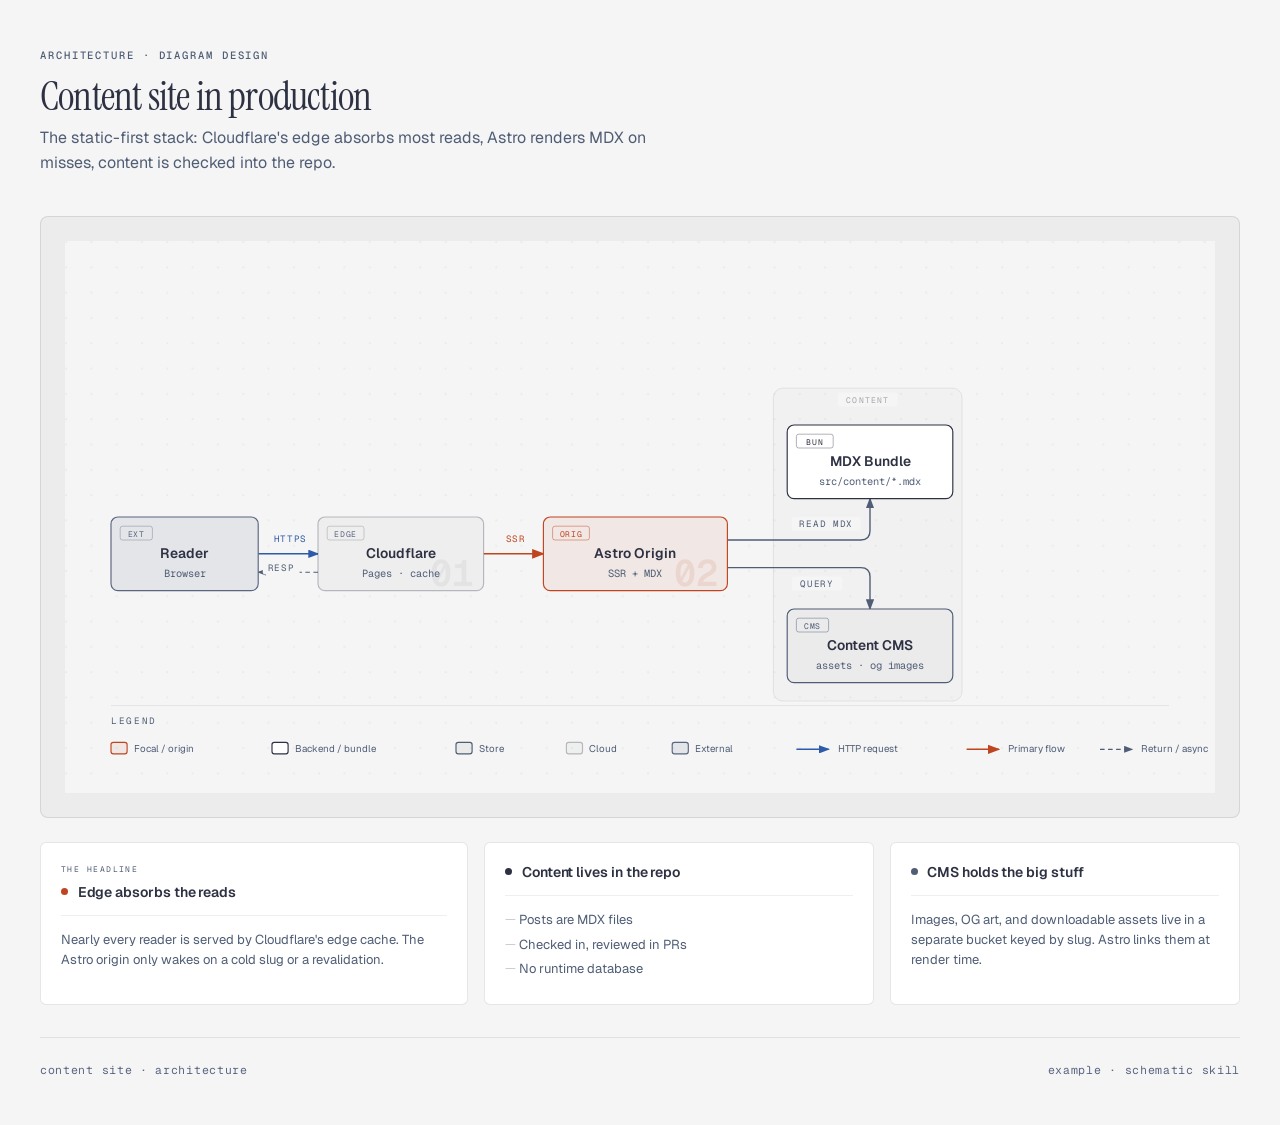
<file: .agents/skills/diagram-design/assets/example-architecture-full.html>
<!DOCTYPE html>
<html lang="en">
<head>
  <meta charset="UTF-8">
  <meta name="viewport" content="width=device-width, initial-scale=1.0">
  <title>Content site · Architecture</title>
  <link href="https://fonts.googleapis.com/css2?family=Instrument+Serif:ital@0;1&family=Geist:wght@400;500;600&family=Geist+Mono:wght@400;500;600&display=swap" rel="stylesheet">
  <style>
    *, *::before, *::after { box-sizing: border-box; margin: 0; padding: 0; }
    :root {
      --color-paper: #f5f5f5; --color-paper-2: #ececec;
      --color-ink: #2d3142; --color-muted: #4f5d75; --color-soft: #5a6580;
      --color-rule: rgba(45,49,66,0.12);
      --color-accent: #bf4520; --color-accent-tint: rgba(191,69,32,0.08);
      --color-link: #2e5aa8;
      --font-sans: 'Geist', system-ui, sans-serif;
      --font-serif: 'Instrument Serif', serif;
      --font-mono: 'Geist Mono', ui-monospace, monospace;
    }
    body { font-family: var(--font-sans); background: var(--color-paper); min-height: 100vh; padding: 3rem 2rem; color: var(--color-ink); }
    .container { max-width: 1200px; margin: 0 auto; }
    .header { margin-bottom: 2.5rem; }
    .header-eyebrow { font-family: var(--font-mono); font-size: 0.66rem; font-weight: 500; letter-spacing: 0.18em; text-transform: uppercase; color: var(--color-muted); margin-bottom: 0.75rem; }
    h1 { font-family: var(--font-serif); font-size: clamp(1.75rem, 3vw + 1rem, 2.5rem); font-weight: 400; letter-spacing: -0.02em; line-height: 1.1; margin-bottom: 0.5rem; }
    .subtitle { font-size: 1rem; line-height: 1.55; color: var(--color-muted); max-width: 58ch; }
    .diagram-container { background: var(--color-paper-2); border-radius: 8px; border: 1px solid var(--color-rule); padding: 1.5rem; overflow-x: auto; }
    svg { width: 100%; min-width: 900px; display: block; }
    .cards { display: grid; grid-template-columns: 1.1fr 1fr 0.9fr; gap: 1rem; margin-top: 1.5rem; }
    @media (max-width: 820px) { .cards { grid-template-columns: 1fr; } }
    .card { background: #fff; border-radius: 6px; border: 1px solid var(--color-rule); padding: 1.25rem; }
    .card .eyebrow { font-family: var(--font-mono); font-size: 0.5rem; letter-spacing: 0.18em; text-transform: uppercase; color: var(--color-muted); margin-bottom: 0.5rem; }
    .card-header { display: flex; align-items: center; gap: 0.6rem; margin-bottom: 0.875rem; padding-bottom: 0.875rem; border-bottom: 1px solid rgba(45,49,66,0.08); }
    .card-dot { width: 7px; height: 7px; border-radius: 50%; }
    .card-dot.ink { background: var(--color-ink); } .card-dot.muted { background: var(--color-muted); } .card-dot.coral { background: var(--color-accent); }
    .card h3 { font-size: 0.875rem; font-weight: 600; letter-spacing: -0.005em; }
    .card p, .card ul { color: var(--color-muted); font-size: 0.8125rem; line-height: 1.55; list-style: none; }
    .card li { margin-bottom: 0.3rem; padding-left: 0.875rem; position: relative; }
    .card li::before { content: '—'; position: absolute; left: 0; color: rgba(45,49,66,0.25); font-size: 0.75rem; }
    .footer { margin-top: 2rem; padding-top: 1.5rem; border-top: 1px solid rgba(45,49,66,0.10); font-family: var(--font-mono); font-size: 0.72rem; letter-spacing: 0.06em; color: var(--color-soft); display: flex; justify-content: space-between; flex-wrap: wrap; gap: 0.5rem; }
  </style>
</head>
<body>
  <div class="container">
    <div class="header">
      <p class="header-eyebrow">Architecture · Diagram Design</p>
      <h1>Content site in production</h1>
      <p class="subtitle">The static-first stack: Cloudflare's edge absorbs most reads, Astro renders MDX on misses, content is checked into the repo.</p>
    </div>

    <div class="diagram-container">
      <svg viewBox="0 0 1000 480" xmlns="http://www.w3.org/2000/svg" role="img" aria-labelledby="architecture-full-title architecture-full-desc">
        <title id="architecture-full-title">Content site in production</title>
        <desc id="architecture-full-desc">Architecture diagram showing reader requests moving through Cloudflare to an Astro origin, MDX bundle, and content CMS.</desc>
        <defs>
          <pattern id="dots" width="22" height="22" patternUnits="userSpaceOnUse">
            <circle cx="1" cy="1" r="0.9" fill="rgba(45,49,66,0.10)"/>
          </pattern>
          <marker id="arrow" markerWidth="8" markerHeight="6" refX="7" refY="3" orient="auto"><polygon points="0 0, 8 3, 0 6" fill="#4f5d75"/></marker>
          <marker id="arrow-accent" markerWidth="8" markerHeight="6" refX="7" refY="3" orient="auto"><polygon points="0 0, 8 3, 0 6" fill="#bf4520"/></marker>
          <marker id="arrow-link" markerWidth="8" markerHeight="6" refX="7" refY="3" orient="auto"><polygon points="0 0, 8 3, 0 6" fill="#2e5aa8"/></marker>
        </defs>

        <rect width="100%" height="100%" fill="#f5f5f5"/>
        <rect width="100%" height="100%" fill="url(#dots)" opacity="0.55"/>

        <!-- Zone: Content services (drawn before arrows and nodes) -->
        <rect x="616" y="128" width="164" height="272" rx="8"
              fill="rgba(45,49,66,0.02)" stroke="rgba(45,49,66,0.10)" stroke-width="0.8"/>
        <rect x="672" y="132" width="52" height="12" rx="2" fill="#f5f5f5"/>
        <text x="698" y="141" fill="rgba(45,49,66,0.40)" font-size="7" font-family="'Geist Mono', monospace"
              text-anchor="middle" letter-spacing="0.14em">CONTENT</text>

        <!-- Arrows first (behind boxes) -->
        <line x1="168" y1="272" x2="220" y2="272" stroke="#2e5aa8" stroke-width="1.2" marker-end="url(#arrow-link)"/>
        <line x1="364" y1="272" x2="416" y2="272" stroke="#bf4520" stroke-width="1.4" marker-end="url(#arrow-accent)"/>
        <path d="M 576,260 H 692 Q 700,260 700,252 V 224"
              fill="none" stroke="#4f5d75" stroke-width="1.2" marker-end="url(#arrow)"/>
        <path d="M 576,284 H 692 Q 700,284 700,292 V 320"
              fill="none" stroke="#4f5d75" stroke-width="1.2" marker-end="url(#arrow)"/>

        <!-- Dashed return: Cloudflare→Reader (cached HTML) -->
        <path d="M 220,288 H 168" fill="none" stroke="#4f5d75" stroke-width="1" stroke-dasharray="4,3" marker-end="url(#arrow)"/>

        <!-- Arrow labels -->
        <rect x="172" y="252" width="48" height="12" rx="2" fill="#f5f5f5"/>
        <text x="196" y="262" fill="#2e5aa8" font-size="8" font-family="'Geist Mono', monospace" text-anchor="middle" letter-spacing="0.08em">HTTPS</text>

        <rect x="172" y="278" width="32" height="12" rx="2" fill="#f5f5f5"/>
        <text x="188" y="287" fill="#4f5d75" font-size="8" font-family="'Geist Mono', monospace" text-anchor="middle" letter-spacing="0.08em">RESP</text>

        <rect x="368" y="252" width="48" height="12" rx="2" fill="#f5f5f5"/>
        <text x="392" y="262" fill="#bf4520" font-size="8" font-family="'Geist Mono', monospace" text-anchor="middle" letter-spacing="0.08em">SSR</text>

        <rect x="632" y="240" width="60" height="12" rx="2" fill="#f5f5f5"/>
        <text x="662" y="249" fill="#4f5d75" font-size="8" font-family="'Geist Mono', monospace" text-anchor="middle" letter-spacing="0.08em">READ MDX</text>

        <rect x="632" y="292" width="44" height="12" rx="2" fill="#f5f5f5"/>
        <text x="654" y="301" fill="#4f5d75" font-size="8" font-family="'Geist Mono', monospace" text-anchor="middle" letter-spacing="0.08em">QUERY</text>

        <!-- Node: Reader -->
        <rect x="40" y="240" width="128" height="64" rx="6" fill="#f5f5f5"/>
        <rect x="40" y="240" width="128" height="64" rx="6" fill="rgba(79,93,117,0.10)" stroke="#5a6580" stroke-width="1"/>
        <rect x="48" y="248" width="28" height="12" rx="2" fill="transparent" stroke="rgba(90,101,128,0.40)" stroke-width="0.8"/>
        <text x="62" y="257" fill="#5a6580" font-size="7" font-family="'Geist Mono', monospace" text-anchor="middle" letter-spacing="0.08em">EXT</text>
        <text x="104" y="276" fill="#2d3142" font-size="12" font-weight="600" font-family="'Geist', sans-serif" text-anchor="middle">Reader</text>
        <text x="104" y="292" fill="#4f5d75" font-size="9" font-family="'Geist Mono', monospace" text-anchor="middle">Browser</text>

        <!-- Node: Cloudflare -->
        <rect x="220" y="240" width="144" height="64" rx="6" fill="#f5f5f5"/>
        <rect x="220" y="240" width="144" height="64" rx="6" fill="rgba(45,49,66,0.03)" stroke="rgba(45,49,66,0.30)" stroke-width="1"/>
        <rect x="228" y="248" width="32" height="12" rx="2" fill="transparent" stroke="rgba(45,49,66,0.22)" stroke-width="0.8"/>
        <text x="244" y="257" fill="#5a6580" font-size="7" font-family="'Geist Mono', monospace" text-anchor="middle" letter-spacing="0.08em">EDGE</text>
        <text x="356" y="300" fill="rgba(45,49,66,0.06)" font-size="32" font-weight="600" font-family="'Geist Mono', monospace" text-anchor="end">01</text>
        <text x="292" y="276" fill="#2d3142" font-size="12" font-weight="600" font-family="'Geist', sans-serif" text-anchor="middle">Cloudflare</text>
        <text x="292" y="292" fill="#4f5d75" font-size="9" font-family="'Geist Mono', monospace" text-anchor="middle">Pages · cache</text>

        <!-- Node: Astro (focal coral) -->
        <rect x="416" y="240" width="160" height="64" rx="6" fill="#f5f5f5"/>
        <rect x="416" y="240" width="160" height="64" rx="6" fill="rgba(191,69,32,0.08)" stroke="#bf4520" stroke-width="1"/>
        <rect x="424" y="248" width="32" height="12" rx="2" fill="transparent" stroke="rgba(191,69,32,0.50)" stroke-width="0.8"/>
        <text x="440" y="257" fill="#bf4520" font-size="7" font-family="'Geist Mono', monospace" text-anchor="middle" letter-spacing="0.08em">ORIG</text>
        <text x="568" y="300" fill="rgba(191,69,32,0.10)" font-size="32" font-weight="600" font-family="'Geist Mono', monospace" text-anchor="end">02</text>
        <text x="496" y="276" fill="#2d3142" font-size="12" font-weight="600" font-family="'Geist', sans-serif" text-anchor="middle">Astro Origin</text>
        <text x="496" y="292" fill="#4f5d75" font-size="9" font-family="'Geist Mono', monospace" text-anchor="middle">SSR + MDX</text>

        <!-- Node: MDX Bundle -->
        <rect x="628" y="160" width="144" height="64" rx="6" fill="#f5f5f5"/>
        <rect x="628" y="160" width="144" height="64" rx="6" fill="#ffffff" stroke="#2d3142" stroke-width="1"/>
        <rect x="636" y="168" width="32" height="12" rx="2" fill="transparent" stroke="rgba(45,49,66,0.40)" stroke-width="0.8"/>
        <text x="652" y="177" fill="#2d3142" font-size="7" font-family="'Geist Mono', monospace" text-anchor="middle" letter-spacing="0.08em">BUN</text>
        <text x="700" y="196" fill="#2d3142" font-size="12" font-weight="600" font-family="'Geist', sans-serif" text-anchor="middle">MDX Bundle</text>
        <text x="700" y="212" fill="#4f5d75" font-size="9" font-family="'Geist Mono', monospace" text-anchor="middle">src/content/*.mdx</text>

        <!-- Node: Content CMS -->
        <rect x="628" y="320" width="144" height="64" rx="6" fill="#f5f5f5"/>
        <rect x="628" y="320" width="144" height="64" rx="6" fill="rgba(45,49,66,0.05)" stroke="#4f5d75" stroke-width="1"/>
        <rect x="636" y="328" width="28" height="12" rx="2" fill="transparent" stroke="rgba(79,93,117,0.50)" stroke-width="0.8"/>
        <text x="650" y="337" fill="#4f5d75" font-size="7" font-family="'Geist Mono', monospace" text-anchor="middle" letter-spacing="0.08em">CMS</text>
        <text x="700" y="356" fill="#2d3142" font-size="12" font-weight="600" font-family="'Geist', sans-serif" text-anchor="middle">Content CMS</text>
        <text x="700" y="372" fill="#4f5d75" font-size="9" font-family="'Geist Mono', monospace" text-anchor="middle">assets · og images</text>

        <!-- Legend strip -->
        <line x1="40" y1="404" x2="960" y2="404" stroke="rgba(45,49,66,0.10)" stroke-width="0.8"/>
        <text x="40" y="420" fill="#4f5d75" font-size="8" font-family="'Geist Mono', monospace" letter-spacing="0.18em">LEGEND</text>

        <rect x="40" y="436" width="14" height="10" rx="2" fill="rgba(191,69,32,0.08)" stroke="#bf4520" stroke-width="1"/>
        <text x="60" y="444" fill="#4f5d75" font-size="8.5" font-family="'Geist', sans-serif">Focal / origin</text>

        <rect x="180" y="436" width="14" height="10" rx="2" fill="#ffffff" stroke="#2d3142" stroke-width="1"/>
        <text x="200" y="444" fill="#4f5d75" font-size="8.5" font-family="'Geist', sans-serif">Backend / bundle</text>

        <rect x="340" y="436" width="14" height="10" rx="2" fill="rgba(45,49,66,0.05)" stroke="#4f5d75" stroke-width="1"/>
        <text x="360" y="444" fill="#4f5d75" font-size="8.5" font-family="'Geist', sans-serif">Store</text>

        <rect x="436" y="436" width="14" height="10" rx="2" fill="rgba(45,49,66,0.03)" stroke="rgba(45,49,66,0.30)" stroke-width="1"/>
        <text x="456" y="444" fill="#4f5d75" font-size="8.5" font-family="'Geist', sans-serif">Cloud</text>

        <rect x="528" y="436" width="14" height="10" rx="2" fill="rgba(79,93,117,0.10)" stroke="#5a6580" stroke-width="1"/>
        <text x="548" y="444" fill="#4f5d75" font-size="8.5" font-family="'Geist', sans-serif">External</text>

        <line x1="636" y1="442" x2="664" y2="442" stroke="#2e5aa8" stroke-width="1.2" marker-end="url(#arrow-link)"/>
        <text x="672" y="444" fill="#4f5d75" font-size="8.5" font-family="'Geist', sans-serif">HTTP request</text>

        <line x1="784" y1="442" x2="812" y2="442" stroke="#bf4520" stroke-width="1.4" marker-end="url(#arrow-accent)"/>
        <text x="820" y="444" fill="#4f5d75" font-size="8.5" font-family="'Geist', sans-serif">Primary flow</text>

        <line x1="900" y1="442" x2="928" y2="442" stroke="#4f5d75" stroke-width="1" stroke-dasharray="4,3" marker-end="url(#arrow)"/>
        <text x="936" y="444" fill="#4f5d75" font-size="8.5" font-family="'Geist', sans-serif">Return / async</text>
      </svg>
    </div>

    <div class="cards">
      <div class="card">
        <p class="eyebrow">THE HEADLINE</p>
        <div class="card-header"><span class="card-dot coral"></span><h3>Edge absorbs the reads</h3></div>
        <p>Nearly every reader is served by Cloudflare's edge cache. The Astro origin only wakes on a cold slug or a revalidation.</p>
      </div>
      <div class="card">
        <div class="card-header"><span class="card-dot ink"></span><h3>Content lives in the repo</h3></div>
        <ul><li>Posts are MDX files</li><li>Checked in, reviewed in PRs</li><li>No runtime database</li></ul>
      </div>
      <div class="card">
        <div class="card-header"><span class="card-dot muted"></span><h3>CMS holds the big stuff</h3></div>
        <p>Images, OG art, and downloadable assets live in a separate bucket keyed by slug. Astro links them at render time.</p>
      </div>
    </div>

    <div class="footer">
      <span>content site · architecture</span>
      <span>example · schematic skill</span>
    </div>
  </div>
</body>
</html>
</file>
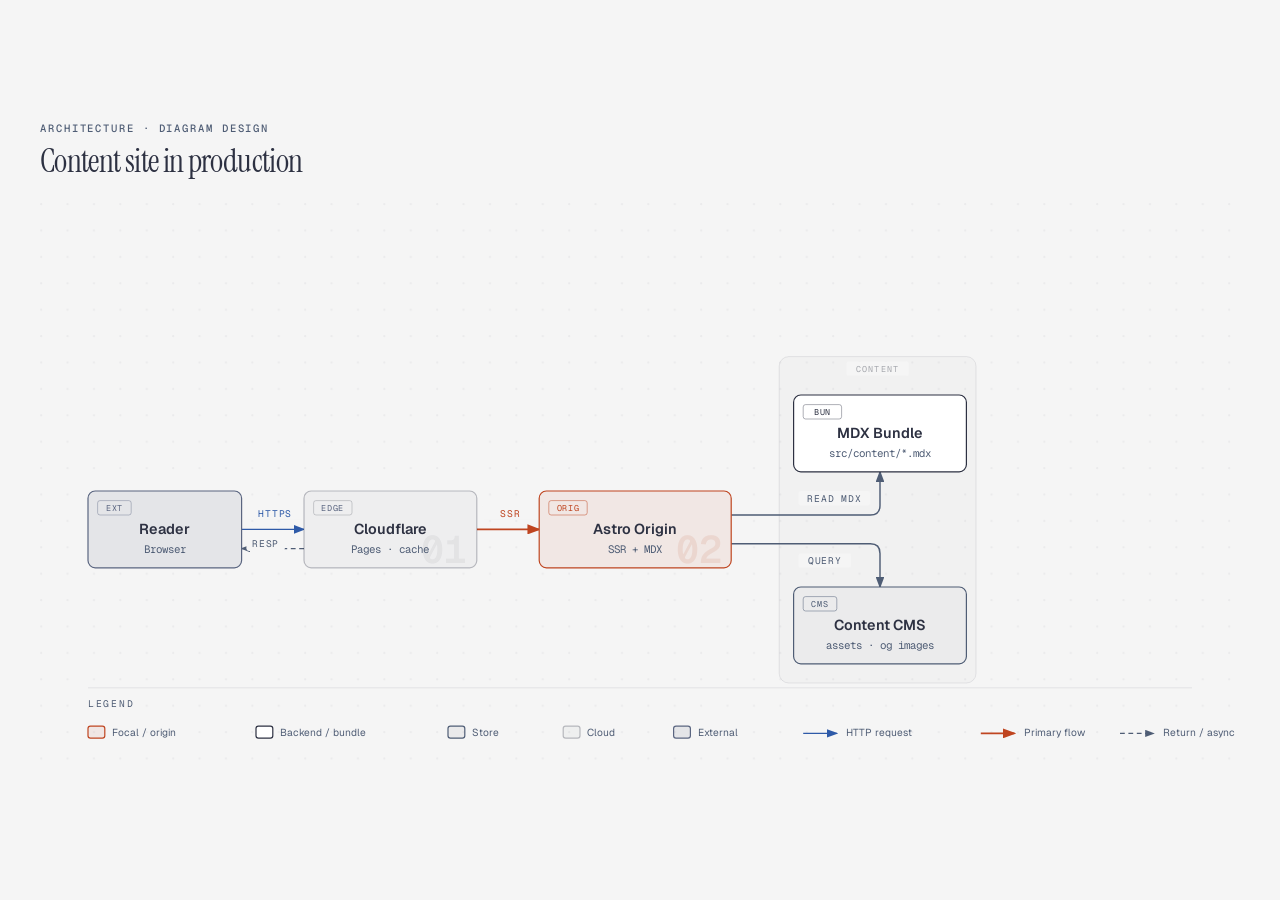
<file: .agents/skills/diagram-design/assets/example-architecture.html>
<!DOCTYPE html>
<html lang="en">
<head>
  <meta charset="UTF-8">
  <meta name="viewport" content="width=device-width, initial-scale=1.0">
  <title>Content site · Architecture</title>
  <link href="https://fonts.googleapis.com/css2?family=Instrument+Serif:ital@0;1&family=Geist:wght@400;500;600&family=Geist+Mono:wght@400;500;600&display=swap" rel="stylesheet">
  <style>
    *, *::before, *::after { box-sizing: border-box; margin: 0; padding: 0; }
    :root {
      --color-paper:   #f5f5f5;
      --color-ink:     #2d3142;
      --color-muted:   #4f5d75;
      --color-accent:  #bf4520;
      --font-sans:     'Geist', system-ui, sans-serif;
      --font-serif:    'Instrument Serif', serif;
      --font-mono:     'Geist Mono', ui-monospace, monospace;
    }

    body {
      font-family: var(--font-sans);
      background: var(--color-paper);
      color: var(--color-ink);
      min-height: 100vh;
      display: flex;
      align-items: center;
      justify-content: center;
      padding: 3rem 2rem;
    }

    .frame { max-width: 1200px; width: 100%; }

    .eyebrow {
      font-family: var(--font-mono);
      font-size: 0.66rem;
      font-weight: 500;
      letter-spacing: 0.18em;
      text-transform: uppercase;
      color: var(--color-muted);
      margin-bottom: 0.5rem;
    }

    h1 {
      font-family: var(--font-serif);
      font-size: clamp(1.5rem, 2.4vw + 0.75rem, 2rem);
      font-weight: 400;
      letter-spacing: -0.02em;
      line-height: 1.15;
      color: var(--color-ink);
      margin-bottom: 1.5rem;
    }

    svg { width: 100%; min-width: 900px; display: block; }
  </style>
</head>
<body>
  <div class="frame">
    <p class="eyebrow">Architecture · Diagram Design</p>
    <h1>Content site in production</h1>

    <svg viewBox="0 0 1000 480" xmlns="http://www.w3.org/2000/svg" role="img" aria-labelledby="architecture-title architecture-desc">
      <title id="architecture-title">Content site in production</title>
      <desc id="architecture-desc">Architecture diagram showing reader requests moving through Cloudflare to an Astro origin, MDX bundle, and content CMS.</desc>
        <defs>
          <pattern id="dots" width="22" height="22" patternUnits="userSpaceOnUse">
            <circle cx="1" cy="1" r="0.9" fill="rgba(45,49,66,0.10)"/>
          </pattern>
          <marker id="arrow" markerWidth="8" markerHeight="6" refX="7" refY="3" orient="auto"><polygon points="0 0, 8 3, 0 6" fill="#4f5d75"/></marker>
          <marker id="arrow-accent" markerWidth="8" markerHeight="6" refX="7" refY="3" orient="auto"><polygon points="0 0, 8 3, 0 6" fill="#bf4520"/></marker>
          <marker id="arrow-link" markerWidth="8" markerHeight="6" refX="7" refY="3" orient="auto"><polygon points="0 0, 8 3, 0 6" fill="#2e5aa8"/></marker>
        </defs>

        <rect width="100%" height="100%" fill="#f5f5f5"/>
        <rect width="100%" height="100%" fill="url(#dots)" opacity="0.55"/>

        <!-- Zone: Content services (drawn before arrows and nodes) -->
        <rect x="616" y="128" width="164" height="272" rx="8"
              fill="rgba(45,49,66,0.02)" stroke="rgba(45,49,66,0.10)" stroke-width="0.8"/>
        <rect x="672" y="132" width="52" height="12" rx="2" fill="#f5f5f5"/>
        <text x="698" y="141" fill="rgba(45,49,66,0.40)" font-size="7" font-family="'Geist Mono', monospace"
              text-anchor="middle" letter-spacing="0.14em">CONTENT</text>

        <!-- Arrows first (behind boxes) -->
        <line x1="168" y1="272" x2="220" y2="272" stroke="#2e5aa8" stroke-width="1.2" marker-end="url(#arrow-link)"/>
        <line x1="364" y1="272" x2="416" y2="272" stroke="#bf4520" stroke-width="1.4" marker-end="url(#arrow-accent)"/>
        <!-- Two fanned ports on Astro's right edge, each turning once into MDX bottom / CMS top -->
        <path d="M 576,260 H 692 Q 700,260 700,252 V 224"
              fill="none" stroke="#4f5d75" stroke-width="1.2" marker-end="url(#arrow)"/>
        <path d="M 576,284 H 692 Q 700,284 700,292 V 320"
              fill="none" stroke="#4f5d75" stroke-width="1.2" marker-end="url(#arrow)"/>

        <!-- Dashed return: Cloudflare→Reader (cached HTML — same orthogonal rules as solid) -->
        <path d="M 220,288 H 168" fill="none" stroke="#4f5d75" stroke-width="1" stroke-dasharray="4,3" marker-end="url(#arrow)"/>

        <!-- Arrow labels -->
        <rect x="172" y="252" width="48" height="12" rx="2" fill="#f5f5f5"/>
        <text x="196" y="262" fill="#2e5aa8" font-size="8" font-family="'Geist Mono', monospace" text-anchor="middle" letter-spacing="0.08em">HTTPS</text>

        <rect x="172" y="278" width="32" height="12" rx="2" fill="#f5f5f5"/>
        <text x="188" y="287" fill="#4f5d75" font-size="8" font-family="'Geist Mono', monospace" text-anchor="middle" letter-spacing="0.08em">RESP</text>

        <rect x="368" y="252" width="48" height="12" rx="2" fill="#f5f5f5"/>
        <text x="392" y="262" fill="#bf4520" font-size="8" font-family="'Geist Mono', monospace" text-anchor="middle" letter-spacing="0.08em">SSR</text>

        <rect x="632" y="240" width="60" height="12" rx="2" fill="#f5f5f5"/>
        <text x="662" y="249" fill="#4f5d75" font-size="8" font-family="'Geist Mono', monospace" text-anchor="middle" letter-spacing="0.08em">READ MDX</text>

        <rect x="632" y="292" width="44" height="12" rx="2" fill="#f5f5f5"/>
        <text x="654" y="301" fill="#4f5d75" font-size="8" font-family="'Geist Mono', monospace" text-anchor="middle" letter-spacing="0.08em">QUERY</text>

        <!-- Node: Reader -->
        <rect x="40" y="240" width="128" height="64" rx="6" fill="#f5f5f5"/>
        <rect x="40" y="240" width="128" height="64" rx="6" fill="rgba(79,93,117,0.10)" stroke="#5a6580" stroke-width="1"/>
        <rect x="48" y="248" width="28" height="12" rx="2" fill="transparent" stroke="rgba(90,101,128,0.40)" stroke-width="0.8"/>
        <text x="62" y="257" fill="#5a6580" font-size="7" font-family="'Geist Mono', monospace" text-anchor="middle" letter-spacing="0.08em">EXT</text>
        <text x="104" y="276" fill="#2d3142" font-size="12" font-weight="600" font-family="'Geist', sans-serif" text-anchor="middle">Reader</text>
        <text x="104" y="292" fill="#4f5d75" font-size="9" font-family="'Geist Mono', monospace" text-anchor="middle">Browser</text>

        <!-- Node: Cloudflare -->
        <rect x="220" y="240" width="144" height="64" rx="6" fill="#f5f5f5"/>
        <rect x="220" y="240" width="144" height="64" rx="6" fill="rgba(45,49,66,0.03)" stroke="rgba(45,49,66,0.30)" stroke-width="1"/>
        <rect x="228" y="248" width="32" height="12" rx="2" fill="transparent" stroke="rgba(45,49,66,0.22)" stroke-width="0.8"/>
        <text x="244" y="257" fill="#5a6580" font-size="7" font-family="'Geist Mono', monospace" text-anchor="middle" letter-spacing="0.08em">EDGE</text>
        <text x="356" y="300" fill="rgba(45,49,66,0.06)" font-size="32" font-weight="600" font-family="'Geist Mono', monospace" text-anchor="end">01</text>
        <text x="292" y="276" fill="#2d3142" font-size="12" font-weight="600" font-family="'Geist', sans-serif" text-anchor="middle">Cloudflare</text>
        <text x="292" y="292" fill="#4f5d75" font-size="9" font-family="'Geist Mono', monospace" text-anchor="middle">Pages · cache</text>

        <!-- Node: Astro (focal coral) -->
        <rect x="416" y="240" width="160" height="64" rx="6" fill="#f5f5f5"/>
        <rect x="416" y="240" width="160" height="64" rx="6" fill="rgba(191,69,32,0.08)" stroke="#bf4520" stroke-width="1"/>
        <rect x="424" y="248" width="32" height="12" rx="2" fill="transparent" stroke="rgba(191,69,32,0.50)" stroke-width="0.8"/>
        <text x="440" y="257" fill="#bf4520" font-size="7" font-family="'Geist Mono', monospace" text-anchor="middle" letter-spacing="0.08em">ORIG</text>
        <text x="568" y="300" fill="rgba(191,69,32,0.10)" font-size="32" font-weight="600" font-family="'Geist Mono', monospace" text-anchor="end">02</text>
        <text x="496" y="276" fill="#2d3142" font-size="12" font-weight="600" font-family="'Geist', sans-serif" text-anchor="middle">Astro Origin</text>
        <text x="496" y="292" fill="#4f5d75" font-size="9" font-family="'Geist Mono', monospace" text-anchor="middle">SSR + MDX</text>

        <!-- Node: MDX Bundle -->
        <rect x="628" y="160" width="144" height="64" rx="6" fill="#f5f5f5"/>
        <rect x="628" y="160" width="144" height="64" rx="6" fill="#ffffff" stroke="#2d3142" stroke-width="1"/>
        <rect x="636" y="168" width="32" height="12" rx="2" fill="transparent" stroke="rgba(45,49,66,0.40)" stroke-width="0.8"/>
        <text x="652" y="177" fill="#2d3142" font-size="7" font-family="'Geist Mono', monospace" text-anchor="middle" letter-spacing="0.08em">BUN</text>
        <text x="700" y="196" fill="#2d3142" font-size="12" font-weight="600" font-family="'Geist', sans-serif" text-anchor="middle">MDX Bundle</text>
        <text x="700" y="212" fill="#4f5d75" font-size="9" font-family="'Geist Mono', monospace" text-anchor="middle">src/content/*.mdx</text>

        <!-- Node: Content CMS -->
        <rect x="628" y="320" width="144" height="64" rx="6" fill="#f5f5f5"/>
        <rect x="628" y="320" width="144" height="64" rx="6" fill="rgba(45,49,66,0.05)" stroke="#4f5d75" stroke-width="1"/>
        <rect x="636" y="328" width="28" height="12" rx="2" fill="transparent" stroke="rgba(79,93,117,0.50)" stroke-width="0.8"/>
        <text x="650" y="337" fill="#4f5d75" font-size="7" font-family="'Geist Mono', monospace" text-anchor="middle" letter-spacing="0.08em">CMS</text>
        <text x="700" y="356" fill="#2d3142" font-size="12" font-weight="600" font-family="'Geist', sans-serif" text-anchor="middle">Content CMS</text>
        <text x="700" y="372" fill="#4f5d75" font-size="9" font-family="'Geist Mono', monospace" text-anchor="middle">assets · og images</text>

        <!-- Legend strip -->
        <line x1="40" y1="404" x2="960" y2="404" stroke="rgba(45,49,66,0.10)" stroke-width="0.8"/>
        <text x="40" y="420" fill="#4f5d75" font-size="8" font-family="'Geist Mono', monospace" letter-spacing="0.18em">LEGEND</text>

        <rect x="40" y="436" width="14" height="10" rx="2" fill="rgba(191,69,32,0.08)" stroke="#bf4520" stroke-width="1"/>
        <text x="60" y="444" fill="#4f5d75" font-size="8.5" font-family="'Geist', sans-serif">Focal / origin</text>

        <rect x="180" y="436" width="14" height="10" rx="2" fill="#ffffff" stroke="#2d3142" stroke-width="1"/>
        <text x="200" y="444" fill="#4f5d75" font-size="8.5" font-family="'Geist', sans-serif">Backend / bundle</text>

        <rect x="340" y="436" width="14" height="10" rx="2" fill="rgba(45,49,66,0.05)" stroke="#4f5d75" stroke-width="1"/>
        <text x="360" y="444" fill="#4f5d75" font-size="8.5" font-family="'Geist', sans-serif">Store</text>

        <rect x="436" y="436" width="14" height="10" rx="2" fill="rgba(45,49,66,0.03)" stroke="rgba(45,49,66,0.30)" stroke-width="1"/>
        <text x="456" y="444" fill="#4f5d75" font-size="8.5" font-family="'Geist', sans-serif">Cloud</text>

        <rect x="528" y="436" width="14" height="10" rx="2" fill="rgba(79,93,117,0.10)" stroke="#5a6580" stroke-width="1"/>
        <text x="548" y="444" fill="#4f5d75" font-size="8.5" font-family="'Geist', sans-serif">External</text>

        <line x1="636" y1="442" x2="664" y2="442" stroke="#2e5aa8" stroke-width="1.2" marker-end="url(#arrow-link)"/>
        <text x="672" y="444" fill="#4f5d75" font-size="8.5" font-family="'Geist', sans-serif">HTTP request</text>

        <line x1="784" y1="442" x2="812" y2="442" stroke="#bf4520" stroke-width="1.4" marker-end="url(#arrow-accent)"/>
        <text x="820" y="444" fill="#4f5d75" font-size="8.5" font-family="'Geist', sans-serif">Primary flow</text>

        <line x1="900" y1="442" x2="928" y2="442" stroke="#4f5d75" stroke-width="1" stroke-dasharray="4,3" marker-end="url(#arrow)"/>
        <text x="936" y="444" fill="#4f5d75" font-size="8.5" font-family="'Geist', sans-serif">Return / async</text>
      </svg>
  </div>
</body>
</html>
</file>
